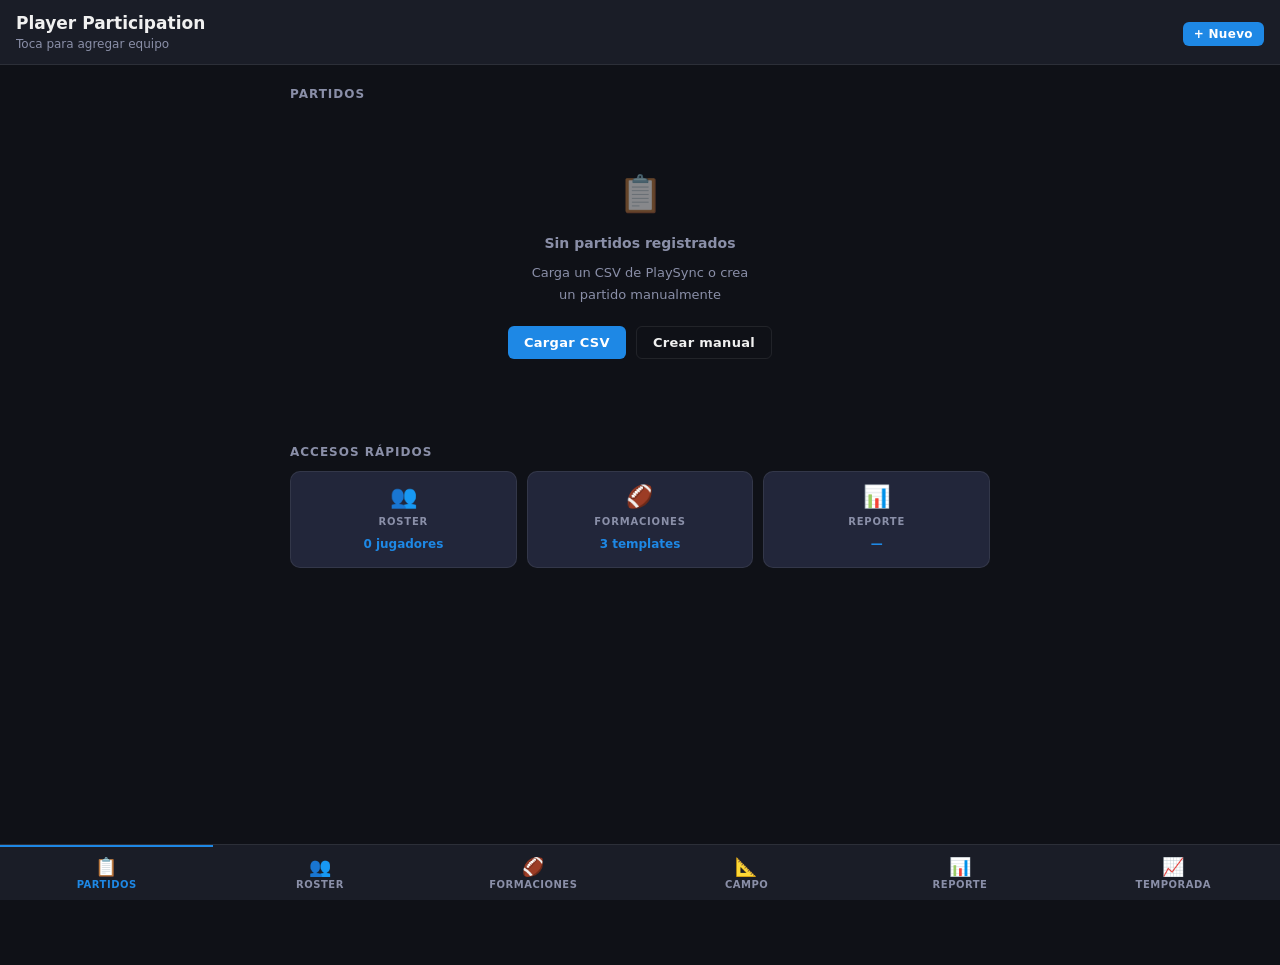
<file: index.html>
<!DOCTYPE html>
<html lang="es">
<head>
  <meta charset="UTF-8">
  <meta name="viewport" content="width=device-width, initial-scale=1.0, user-scalable=no">
  <title>Player Participation</title>
  <link rel="stylesheet" href="styles.css">
  <style>
    /* ── PAGE-SPECIFIC STYLES ── */

    /* Header */
    .app-header {
      display: flex;
      align-items: center;
      gap: 10px;
      padding: 14px 16px 10px;
      border-bottom: 1px solid var(--border);
      background: var(--bg-panel);
      position: sticky;
      top: 0;
      z-index: 20;
    }
    .app-header-brand { flex: 1; min-width: 0; }
    .app-header-brand h1 {
      font-size: 17px;
      font-weight: 800;
      line-height: 1.1;
      white-space: nowrap;
      overflow: hidden;
      text-overflow: ellipsis;
    }
    .team-name-wrap {
      display: flex;
      align-items: center;
      gap: 4px;
      margin-top: 2px;
    }
    .team-name-display {
      font-size: 12px;
      color: var(--text-muted);
      cursor: pointer;
      border-bottom: 1px dashed transparent;
      transition: border-color .15s;
      white-space: nowrap;
      overflow: hidden;
      text-overflow: ellipsis;
      max-width: 200px;
    }
    .team-name-display:hover { border-bottom-color: var(--text-muted); }
    .team-name-input {
      font-size: 12px;
      padding: 2px 6px;
      background: var(--bg-card);
      border: 1px solid var(--accent);
      border-radius: 4px;
      color: var(--text-primary);
      width: 180px;
    }
    .team-name-input:focus { outline: none; }

    /* Games list */
    .games-section {
      padding: 16px;
      max-width: 700px;
      margin: 0 auto;
      width: 100%;
    }
    .games-section-title {
      font-size: 12px;
      font-weight: 700;
      text-transform: uppercase;
      letter-spacing: 1px;
      color: var(--text-muted);
      margin-bottom: 12px;
    }
    .game-list { display: flex; flex-direction: column; gap: 10px; }

    /* Game card */
    .game-card {
      background: var(--bg-card);
      border-radius: var(--radius-md);
      padding: 14px 15px;
      border: 1px solid var(--border);
      cursor: pointer;
      transition: border-color .2s;
      -webkit-tap-highlight-color: transparent;
    }
    .game-card:hover { border-color: rgba(255,255,255,.18); }
    .game-card.is-current { border-color: var(--accent); }
    .game-card-top {
      display: flex;
      align-items: flex-start;
      justify-content: space-between;
      gap: 10px;
      margin-bottom: 8px;
    }
    .game-card-rival {
      font-size: 15px;
      font-weight: 700;
      line-height: 1.2;
    }
    .game-card-date {
      font-size: 11px;
      color: var(--text-muted);
      white-space: nowrap;
    }
    .game-card-meta {
      display: flex;
      align-items: center;
      gap: 8px;
      flex-wrap: wrap;
      font-size: 12px;
      color: var(--text-muted);
      margin-bottom: 10px;
    }
    .game-card-meta .sep { opacity: .4; }
    .status-dot {
      display: inline-flex;
      align-items: center;
      gap: 4px;
      font-size: 11px;
      font-weight: 700;
    }
    .status-dot::before {
      content: '';
      width: 7px;
      height: 7px;
      border-radius: 50%;
      flex-shrink: 0;
    }
    .status-dot.active::before  { background: var(--warn); }
    .status-dot.done::before    { background: var(--success); }
    .status-dot.active { color: var(--warn); }
    .status-dot.done   { color: var(--success); }

    .progress-bar-wrap {
      height: 4px;
      background: rgba(255,255,255,.08);
      border-radius: 2px;
      margin-bottom: 10px;
      overflow: hidden;
    }
    .progress-bar-fill {
      height: 100%;
      border-radius: 2px;
      background: var(--accent);
      transition: width .3s;
    }
    .progress-bar-fill.full { background: var(--success); }

    .game-card-actions {
      display: flex;
      align-items: center;
      justify-content: space-between;
      gap: 8px;
    }
    .game-card-plays {
      font-size: 12px;
      color: var(--text-muted);
    }
    .game-card-plays strong { color: var(--text-primary); }

    /* Empty state */
    .empty-ctas {
      display: flex;
      gap: 10px;
      justify-content: center;
      margin-top: 1.25rem;
      flex-wrap: wrap;
    }

    /* Quick access */
    .quick-grid {
      display: grid;
      grid-template-columns: repeat(3, 1fr);
      gap: 10px;
      padding: 0 16px 16px;
      max-width: 700px;
      margin: 0 auto;
      width: 100%;
    }
    .quick-card {
      background: var(--bg-card);
      border-radius: var(--radius-md);
      padding: 14px 10px;
      border: 1px solid var(--border);
      display: flex;
      flex-direction: column;
      align-items: center;
      gap: 6px;
      cursor: pointer;
      text-decoration: none;
      color: var(--text-primary);
      transition: border-color .15s;
      -webkit-tap-highlight-color: transparent;
      text-align: center;
    }
    .quick-card:hover { border-color: rgba(255,255,255,.2); }
    .quick-card-icon { font-size: 22px; line-height: 1; }
    .quick-card-label {
      font-size: 10px;
      font-weight: 800;
      text-transform: uppercase;
      letter-spacing: .8px;
      color: var(--text-muted);
    }
    .quick-card-stat {
      font-size: 12px;
      color: var(--accent);
      font-weight: 600;
    }

    /* Modal tabs */
    .modal-tabs {
      display: flex;
      border-radius: var(--radius-sm);
      overflow: hidden;
      border: 1px solid var(--border);
      margin-bottom: 1.25rem;
    }
    .modal-tab-btn {
      flex: 1;
      padding: 8px 12px;
      font-size: 12px;
      font-weight: 700;
      letter-spacing: .3px;
      border: none;
      background: rgba(255,255,255,.04);
      color: var(--text-muted);
      cursor: pointer;
      transition: background .15s, color .15s;
    }
    .modal-tab-btn.active {
      background: var(--accent);
      color: #fff;
    }

    /* Dropzone */
    .dropzone {
      border: 2px dashed rgba(255,255,255,.2);
      border-radius: var(--radius-md);
      padding: 28px 16px;
      text-align: center;
      cursor: pointer;
      transition: border-color .2s, background .2s;
      color: var(--text-muted);
      font-size: 13px;
      line-height: 1.6;
    }
    .dropzone:hover, .dropzone.drag-over {
      border-color: var(--accent);
      background: rgba(30,136,229,.06);
      color: var(--text-primary);
    }
    .dropzone-icon { font-size: 26px; margin-bottom: 8px; }
    .dropzone input[type="file"] { display: none; }

    .file-selected {
      display: flex;
      align-items: center;
      gap: 8px;
      margin-top: 10px;
      padding: 8px 10px;
      background: rgba(67,160,71,.12);
      border: 1px solid rgba(67,160,71,.3);
      border-radius: var(--radius-sm);
      font-size: 12px;
      color: var(--success);
    }
    .file-selected.hidden { display: none; }

    /* Warning box */
    .warning-box {
      background: rgba(251,140,0,.1);
      border: 1px solid rgba(251,140,0,.3);
      border-radius: var(--radius-sm);
      padding: 10px 12px;
      font-size: 12px;
      color: var(--warn);
      margin-top: 10px;
      line-height: 1.6;
    }
    .warning-box.hidden { display: none; }
    .warning-box strong { display: block; margin-bottom: 3px; }

    /* Misc */
    .divider {
      height: 1px;
      background: var(--border);
      margin: 16px 0;
    }
    .section-label {
      font-size: 12px;
      font-weight: 700;
      text-transform: uppercase;
      letter-spacing: 1px;
      color: var(--text-muted);
      padding: 0 16px;
      margin: 16px 0 10px;
      display: block;
      max-width: 700px;
      margin-left: auto;
      margin-right: auto;
    }

    /* iPad landscape: center content */
    @media (min-width: 768px) {
      .games-section { padding: 20px 0; }
      .quick-grid { padding: 0 0 20px; }
      .section-label { padding: 0; }
      .content-center {
        max-width: 700px;
        margin: 0 auto;
        padding: 0 16px;
      }
    }
  </style>
</head>
<body>

  <!-- ══════════════════════════════════
       HEADER
  ══════════════════════════════════ -->
  <header class="app-header">
    <div class="app-header-brand">
      <h1>Player Participation</h1>
      <div class="team-name-wrap">
        <span class="team-name-display" id="team-name-display" onclick="startEditTeamName()" title="Toca para editar">—</span>
        <input type="text" class="team-name-input hidden" id="team-name-input"
               placeholder="Nombre del equipo"
               onblur="saveTeamName()" onkeydown="teamNameKey(event)">
      </div>
    </div>
    <button class="btn btn-primary btn-sm" onclick="openModal()">+ Nuevo</button>
  </header>

  <!-- ══════════════════════════════════
       MAIN CONTENT
  ══════════════════════════════════ -->
  <main class="page-content">

    <!-- Games section -->
    <div class="games-section" id="games-section">
      <div class="games-section-title">Partidos</div>
      <div class="game-list" id="game-list"></div>
    </div>

    <!-- Quick access -->
    <span class="section-label">Accesos rápidos</span>
    <div class="quick-grid">
      <a class="quick-card" href="roster.html">
        <div class="quick-card-icon">👥</div>
        <div class="quick-card-label">Roster</div>
        <div class="quick-card-stat" id="stat-roster">—</div>
      </a>
      <a class="quick-card" href="formations.html">
        <div class="quick-card-icon">🏈</div>
        <div class="quick-card-label">Formaciones</div>
        <div class="quick-card-stat" id="stat-formations">—</div>
      </a>
      <a class="quick-card" href="#" id="quick-report" onclick="goReport(event)">
        <div class="quick-card-icon">📊</div>
        <div class="quick-card-label">Reporte</div>
        <div class="quick-card-stat" id="stat-report">—</div>
      </a>
    </div>

  </main>

  <!-- ══════════════════════════════════
       NAV BAR
  ══════════════════════════════════ -->
  <nav class="nav-bar">
    <button class="nav-tab active" onclick="location.href='index.html'">
      <span class="nav-icon">📋</span>PARTIDOS
    </button>
    <button class="nav-tab" onclick="location.href='roster.html'">
      <span class="nav-icon">👥</span>ROSTER
    </button>
    <button class="nav-tab" onclick="location.href='formations.html'">
      <span class="nav-icon">🏈</span>FORMACIONES
    </button>
    <button class="nav-tab" onclick="goCampo()">
      <span class="nav-icon">📐</span>CAMPO
    </button>
    <button class="nav-tab" onclick="goReport(null)">
      <span class="nav-icon">📊</span>REPORTE
    </button>
    <button class="nav-tab" onclick="location.href='season.html'">
      <span class="nav-icon">📈</span>TEMPORADA
    </button>
  </nav>

  <!-- ══════════════════════════════════
       MODAL — NUEVO PARTIDO
  ══════════════════════════════════ -->
  <div class="modal-overlay hidden" id="modal-new" onclick="modalBgClick(event)">
    <div class="modal-box" style="max-width:460px">

      <button class="modal-close" onclick="closeModal()" aria-label="Cerrar">✕</button>
      <div class="modal-title">Nuevo partido</div>

      <!-- Tabs -->
      <div class="modal-tabs">
        <button class="modal-tab-btn active" id="tab-csv-btn"    onclick="switchTab('csv')">Cargar CSV</button>
        <button class="modal-tab-btn"         id="tab-manual-btn" onclick="switchTab('manual')">Manual</button>
      </div>

      <!-- Shared fields -->
      <div class="form-group">
        <label class="form-label">Nombre del partido *</label>
        <input type="text" id="f-name" placeholder="Ej: Semana 3 vs UACH"
               onkeydown="if(event.key==='Enter')createGame()">
      </div>
      <div class="form-group mt-1">
        <label class="form-label">Rival</label>
        <input type="text" id="f-opponent" placeholder="Ej: UACH Dorados"
               onkeydown="if(event.key==='Enter')createGame()">
      </div>
      <div class="form-group mt-1">
        <label class="form-label">Fecha</label>
        <input type="date" id="f-date">
      </div>

      <!-- CSV tab content -->
      <div id="tab-csv">
        <div class="form-group mt-1">
          <label class="form-label">Archivo CSV de PlaySync</label>
          <div class="dropzone" id="dropzone"
               onclick="document.getElementById('file-input').click()"
               ondragover="onDragOver(event)"
               ondragleave="onDragLeave(event)"
               ondrop="onDrop(event)">
            <div class="dropzone-icon">📂</div>
            <div>Arrastra tu CSV aquí</div>
            <div style="font-size:11px;margin-top:4px;opacity:.7">o toca para seleccionar</div>
            <input type="file" id="file-input" accept=".csv,text/csv" onchange="onFileChange(event)">
          </div>
          <div class="file-selected hidden" id="file-selected">
            <span>✓</span>
            <span id="file-name-display">archivo.csv</span>
          </div>
        </div>
        <div class="warning-box hidden" id="missing-formations-box">
          <strong>⚠️ Formaciones sin template:</strong>
          <span id="missing-formations-list"></span>
          <span style="opacity:.8;font-size:11px;display:block;margin-top:4px">
            Puedes crearlas en Formaciones antes de gradear.
          </span>
        </div>
      </div>

      <!-- Manual tab content -->
      <div id="tab-manual" class="hidden">
        <div class="form-group mt-1">
          <label class="form-label">Cuartos</label>
          <select id="f-quarters">
            <option value="4" selected>4</option>
            <option value="2">2 (medio partido)</option>
            <option value="1">1 (práctica)</option>
          </select>
        </div>
      </div>

      <!-- Actions -->
      <div class="modal-actions">
        <button class="btn btn-ghost" onclick="closeModal()">Cancelar</button>
        <button class="btn btn-primary" id="btn-create" onclick="createGame()">Crear partido</button>
      </div>

    </div>
  </div>

  <!-- ══════════════════════════════════
       TOAST
  ══════════════════════════════════ -->
  <div class="toast" id="toast"></div>

  <!-- ══════════════════════════════════
       SCRIPTS
  ══════════════════════════════════ -->
  <script src="app.js"></script>
  <script>
  'use strict';

  /* ─── State ─── */
  let csvText    = null;   // raw CSV string loaded from file
  let activeTab  = 'csv';

  /* ─── Init ─── */
  document.addEventListener('DOMContentLoaded', () => {
    document.getElementById('f-date').value = todayISO();
    loadTeamName();
    renderGameList();
    updateQuickStats();
  });

  /* ─────────────────────────────────────────────
     TEAM NAME
  ───────────────────────────────────────────── */
  function loadTeamName() {
    const name = localStorage.getItem('pp_team_name') || '';
    document.getElementById('team-name-display').textContent = name || 'Toca para agregar equipo';
  }

  function startEditTeamName() {
    const display = document.getElementById('team-name-display');
    const input   = document.getElementById('team-name-input');
    input.value = localStorage.getItem('pp_team_name') || '';
    display.classList.add('hidden');
    input.classList.remove('hidden');
    input.focus();
    input.select();
  }

  function saveTeamName() {
    const input   = document.getElementById('team-name-input');
    const display = document.getElementById('team-name-display');
    const val     = input.value.trim();
    if (val) localStorage.setItem('pp_team_name', val);
    display.textContent = val || 'Toca para agregar equipo';
    input.classList.add('hidden');
    display.classList.remove('hidden');
  }

  function teamNameKey(e) {
    if (e.key === 'Enter' || e.key === 'Escape') saveTeamName();
  }

  /* ─────────────────────────────────────────────
     RENDER GAME LIST
  ───────────────────────────────────────────── */
  function renderGameList() {
    const games = getGames().slice().sort((a, b) => {
      if (!a.date && !b.date) return 0;
      if (!a.date) return 1;
      if (!b.date) return -1;
      return b.date.localeCompare(a.date);
    });

    const currentGame = getCurrentGame();
    const currentId   = currentGame?.id ?? null;

    const container = document.getElementById('game-list');

    if (!games.length) {
      container.innerHTML = `
        <div class="empty-state">
          <div class="empty-icon">📋</div>
          <div><strong>Sin partidos registrados</strong></div>
          <div style="margin-top:6px;font-size:13px">
            Carga un CSV de PlaySync o crea<br>un partido manualmente
          </div>
          <div class="empty-ctas">
            <button class="btn btn-primary" onclick="openModal('csv')">Cargar CSV</button>
            <button class="btn btn-ghost"   onclick="openModal('manual')">Crear manual</button>
          </div>
        </div>`;
      return;
    }

    container.innerHTML = games.map(g => {
      const plays       = getPlays(g.id);
      const total       = plays.length;
      const withLineup  = plays.filter(p => p.lineup && Object.keys(p.lineup).length > 0).length;
      const pct         = total > 0 ? Math.round((withLineup / total) * 100) : 0;
      const isDone      = total > 0 && withLineup >= total;
      const isCurrent   = g.id === currentId;
      const rival       = g.opponent ? `vs ${g.opponent}` : g.name;
      const dateFmt     = g.date ? formatDate(g.date) : '—';

      return `
        <div class="game-card${isCurrent ? ' is-current' : ''}" onclick="openGame('${g.id}')">
          <div class="game-card-top">
            <div>
              <div class="game-card-rival">${esc(rival)}</div>
              ${g.name !== rival ? `<div style="font-size:12px;color:var(--text-muted);margin-top:2px">${esc(g.name)}</div>` : ''}
            </div>
            <div class="game-card-date">${esc(dateFmt)}</div>
          </div>
          <div class="game-card-meta">
            <span class="status-dot ${isDone ? 'done' : 'active'}">
              ${isDone ? 'Completo' : 'En progreso'}
            </span>
            ${total > 0 ? `<span class="sep">·</span><span>${total} jugada${total !== 1 ? 's' : ''}</span>` : ''}
          </div>
          ${total > 0 ? `
          <div class="progress-bar-wrap">
            <div class="progress-bar-fill${isDone ? ' full' : ''}" style="width:${pct}%"></div>
          </div>` : ''}
          <div class="game-card-actions">
            <span class="game-card-plays">
              ${total > 0
                ? `<strong>${withLineup}</strong> / ${total} con lineup`
                : '<span style="opacity:.5">Sin jugadas</span>'}
            </span>
            <div style="display:flex;gap:8px" onclick="event.stopPropagation()">
              <button class="btn btn-ghost btn-sm" onclick="confirmDelete('${g.id}',event)">🗑</button>
              <button class="btn btn-primary btn-sm" onclick="openGame('${g.id}')">Abrir →</button>
            </div>
          </div>
        </div>`;
    }).join('');
  }

  /* ─────────────────────────────────────────────
     QUICK STATS
  ───────────────────────────────────────────── */
  function updateQuickStats() {
    const rosterCount     = getRoster().length;
    const formationCount  = getFormations().length;
    document.getElementById('stat-roster').textContent =
      rosterCount === 1 ? '1 jugador' : `${rosterCount} jugadores`;
    document.getElementById('stat-formations').textContent =
      formationCount === 1 ? '1 template' : `${formationCount} templates`;

    // Report stat: last game play count
    const games = getGames();
    if (games.length) {
      const last = games[0];
      document.getElementById('stat-report').textContent = last.opponent
        ? `vs ${last.opponent}` : last.name;
      document.getElementById('quick-report').href = `report.html?game=${last.id}`;
    } else {
      document.getElementById('stat-report').textContent = '—';
    }
  }

  /* ─────────────────────────────────────────────
     NAVIGATION
  ───────────────────────────────────────────── */
  function openGame(id) {
    setCurrentGame(id);
    location.href = `grade.html?game=${id}`;
  }

  function goCampo() {
    const game = getCurrentGame();
    if (game) {
      location.href = `grade.html?game=${game.id}`;
    } else {
      const games = getGames();
      if (games.length) {
        openGame(games[0].id);
      } else {
        showToast('Crea un partido primero');
      }
    }
  }

  function goReport(e) {
    if (e) e.preventDefault();
    const games = getGames();
    if (!games.length) { showToast('Sin partidos para reportar'); return; }
    const last  = getGames().slice().sort((a,b) => (b.date||'').localeCompare(a.date||''))[0];
    location.href = `report.html?game=${last.id}`;
  }

  /* ─────────────────────────────────────────────
     MODAL
  ───────────────────────────────────────────── */
  function openModal(tab) {
    resetModal();
    if (tab) switchTab(tab);
    document.getElementById('modal-new').classList.remove('hidden');
    setTimeout(() => document.getElementById('f-name').focus(), 80);
  }

  function closeModal() {
    document.getElementById('modal-new').classList.add('hidden');
    resetModal();
  }

  function modalBgClick(e) {
    if (e.target === document.getElementById('modal-new')) closeModal();
  }

  function resetModal() {
    csvText = null;
    document.getElementById('f-name').value     = '';
    document.getElementById('f-opponent').value = '';
    document.getElementById('f-date').value     = todayISO();
    document.getElementById('f-quarters').value = '4';
    document.getElementById('file-selected').classList.add('hidden');
    document.getElementById('file-name-display').textContent = '';
    document.getElementById('missing-formations-box').classList.add('hidden');
    document.getElementById('missing-formations-list').textContent = '';
    switchTab('csv');
  }

  function switchTab(tab) {
    activeTab = tab;
    document.getElementById('tab-csv').classList.toggle('hidden', tab !== 'csv');
    document.getElementById('tab-manual').classList.toggle('hidden', tab !== 'manual');
    document.getElementById('tab-csv-btn').classList.toggle('active', tab === 'csv');
    document.getElementById('tab-manual-btn').classList.toggle('active', tab === 'manual');
  }

  /* ─────────────────────────────────────────────
     FILE / DRAG & DROP
  ───────────────────────────────────────────── */
  function onDragOver(e) {
    e.preventDefault();
    document.getElementById('dropzone').classList.add('drag-over');
  }
  function onDragLeave(e) {
    document.getElementById('dropzone').classList.remove('drag-over');
  }
  function onDrop(e) {
    e.preventDefault();
    document.getElementById('dropzone').classList.remove('drag-over');
    const file = e.dataTransfer?.files?.[0];
    if (file) readCSVFile(file);
  }
  function onFileChange(e) {
    const file = e.target.files?.[0];
    if (file) readCSVFile(file);
    e.target.value = '';   // reset so same file can be re-selected
  }

  function readCSVFile(file) {
    const reader = new FileReader();
    reader.onload = (e) => {
      let text = e.target.result;
      // Strip BOM if present
      if (text.charCodeAt(0) === 0xFEFF) text = text.slice(1);
      csvText = text;
      document.getElementById('file-name-display').textContent = file.name;
      document.getElementById('file-selected').classList.remove('hidden');
      // Pre-fill name if empty
      if (!document.getElementById('f-name').value.trim()) {
        const base = file.name.replace(/\.csv$/i, '').replace(/_/g, ' ');
        document.getElementById('f-name').value = base;
      }
      checkMissingFormationsPreview(csvText);
    };
    reader.readAsText(file, 'UTF-8');
  }

  function checkMissingFormationsPreview(text) {
    try {
      const plays   = parsePlaySyncCSV(text);
      const missing = checkMissingFormations(plays);
      const box     = document.getElementById('missing-formations-box');
      const list    = document.getElementById('missing-formations-list');
      if (missing.length) {
        list.textContent = missing.map(f => `"${f}"`).join(', ');
        box.classList.remove('hidden');
      } else {
        box.classList.add('hidden');
      }
    } catch { /* ignore parse errors during preview */ }
  }

  /* ─────────────────────────────────────────────
     CREATE GAME
  ───────────────────────────────────────────── */
  function createGame() {
    const name     = document.getElementById('f-name').value.trim();
    const opponent = document.getElementById('f-opponent').value.trim();
    const date     = document.getElementById('f-date').value;

    if (!name) {
      showToast('Ingresa el nombre del partido');
      document.getElementById('f-name').focus();
      return;
    }

    let gameId;

    if (activeTab === 'csv') {
      if (!csvText) {
        showToast('Selecciona un archivo CSV primero');
        return;
      }
      try {
        gameId = createGameFromCSV(csvText, { name, opponent, date });
      } catch (err) {
        showToast('Error al leer el CSV — revisa el formato');
        console.error(err);
        return;
      }
    } else {
      // Manual
      gameId = generateId();
      saveGame({ id: gameId, name, date, opponent, status: 'active' });
      // No plays to save
    }

    closeModal();
    renderGameList();
    updateQuickStats();
    showToast('Partido creado ✓');

    // Navigate automatically
    setTimeout(() => openGame(gameId), 400);
  }

  /* ─────────────────────────────────────────────
     DELETE GAME
  ───────────────────────────────────────────── */
  function confirmDelete(id, e) {
    if (e) e.stopPropagation();
    const game = getGame(id);
    const name = game ? (game.opponent ? `vs ${game.opponent}` : game.name) : 'este partido';
    if (!confirm(`¿Eliminar "${name}"?\nSe borrarán todas sus jugadas y asignaciones.`)) return;
    deleteGame(id);
    renderGameList();
    updateQuickStats();
    showToast('Partido eliminado');
  }

  /* ─────────────────────────────────────────────
     CHECK MISSING FORMATIONS
  ───────────────────────────────────────────── */
  function checkMissingFormations(plays) {
    const csvForms   = [...new Set(plays.map(p => p.formation).filter(Boolean))];
    const savedForms = getFormations().map(f => f.name.toLowerCase().trim());
    return csvForms.filter(f => !savedForms.includes(f.toLowerCase().trim()));
  }

  /* ─────────────────────────────────────────────
     TOAST
  ───────────────────────────────────────────── */
  let _tt;
  function showToast(msg) {
    const el = document.getElementById('toast');
    el.textContent = msg;
    el.classList.add('show');
    clearTimeout(_tt);
    _tt = setTimeout(() => el.classList.remove('show'), 2500);
  }

  /* ─────────────────────────────────────────────
     HELPERS
  ───────────────────────────────────────────── */
  function todayISO() {
    return new Date().toISOString().split('T')[0];
  }

  function esc(s) {
    return String(s)
      .replace(/&/g,'&amp;').replace(/</g,'&lt;')
      .replace(/>/g,'&gt;').replace(/"/g,'&quot;');
  }
  </script>

</body>
</html>
</file>
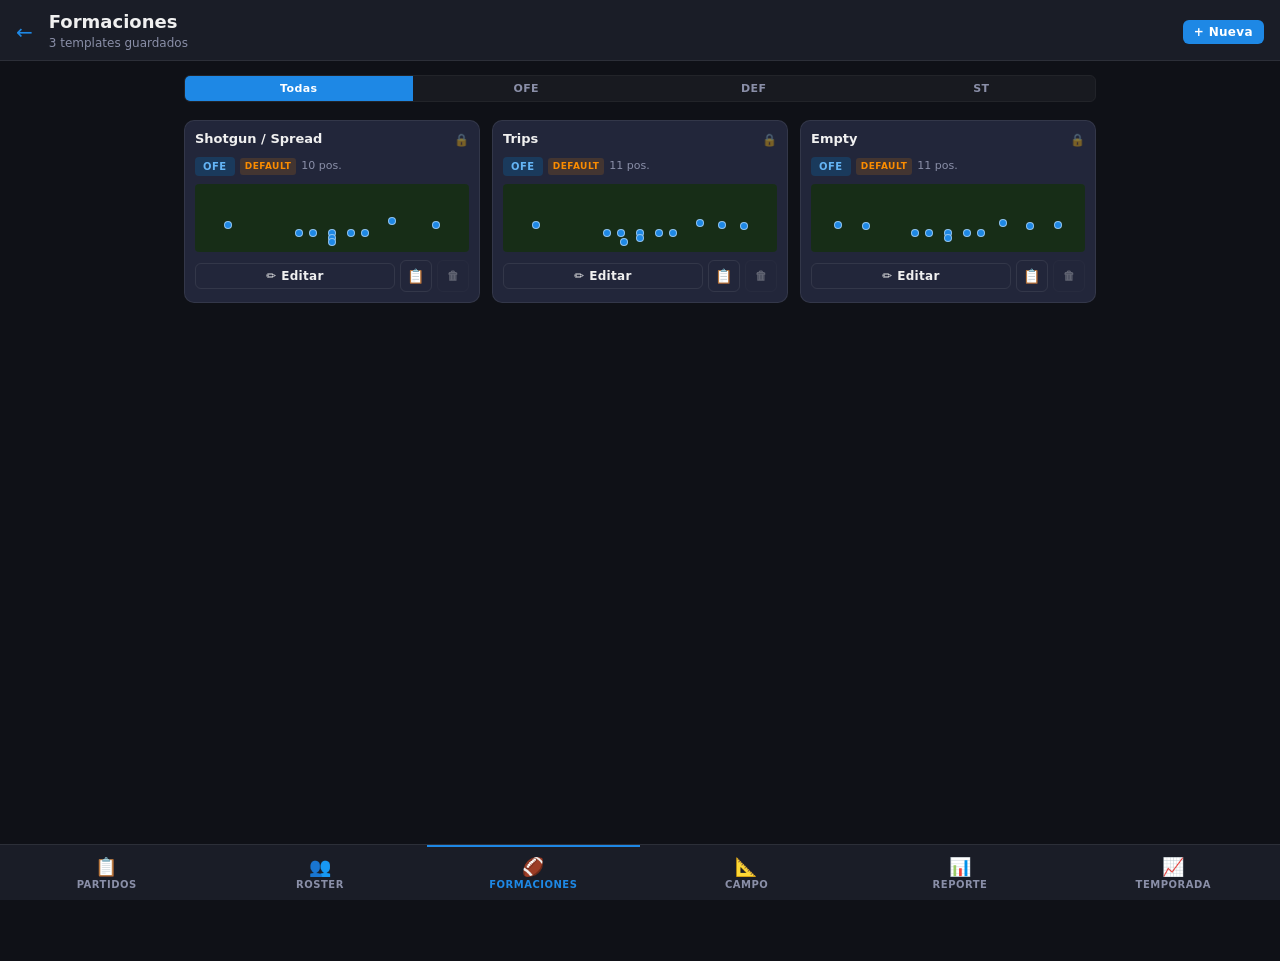
<file: formations.html>
<!DOCTYPE html>
<html lang="es">
<head>
  <meta charset="UTF-8">
  <meta name="viewport" content="width=device-width, initial-scale=1.0, user-scalable=no">
  <title>Formaciones — Player Participation</title>
  <link rel="stylesheet" href="styles.css">
  <style>
    /* ══ LIST VIEW ══ */

    .page-header {
      display: flex; align-items: center; gap: 8px;
      padding: 12px 16px 8px;
      border-bottom: 1px solid var(--border);
      background: var(--bg-panel);
      position: sticky; top: 0; z-index: 20;
    }
    .header-back {
      background: none; border: none; color: var(--accent);
      font-size: 20px; line-height: 1; padding: 4px 8px 4px 0;
      cursor: pointer; flex-shrink: 0;
      -webkit-tap-highlight-color: transparent;
    }
    .header-title-wrap { flex: 1; min-width: 0; }
    .header-title { font-size: 18px; font-weight: 800; line-height: 1.1; }
    .header-subtitle { font-size: 12px; color: var(--text-muted); margin-top: 2px; }

    .filter-bar { padding: 12px 16px 4px; }

    /* Formation grid */
    .formation-grid {
      display: grid;
      grid-template-columns: 1fr 1fr;
      gap: 12px;
      padding: 12px 16px 80px;
    }

    .formation-card {
      background: var(--bg-card);
      border-radius: var(--radius-md);
      padding: 10px;
      border: 1px solid var(--border);
      display: flex; flex-direction: column; gap: 8px;
      transition: border-color 0.15s;
    }
    .formation-card:hover { border-color: rgba(255,255,255,0.15); }

    .card-top-row {
      display: flex; align-items: flex-start;
      justify-content: space-between; gap: 4px;
    }
    .card-name {
      font-size: 13px; font-weight: 700; line-height: 1.3;
      word-break: break-word; flex: 1;
    }
    .badge-lock { font-size: 12px; opacity: 0.45; flex-shrink: 0; }
    .card-meta {
      display: flex; align-items: center;
      gap: 5px; flex-wrap: wrap;
    }
    .badge-default {
      padding: 2px 5px; border-radius: 3px;
      font-size: 9px; font-weight: 800; letter-spacing: 0.5px;
      background: rgba(251,140,0,0.15); color: var(--warn);
      text-transform: uppercase;
    }
    .card-pos-count { font-size: 11px; color: var(--text-muted); }

    /* Mini field preview */
    .mini-field {
      position: relative; width: 100%; height: 68px;
      border-radius: 4px; overflow: hidden;
      background-color: var(--bg-field);
      background-image: url('35_NCAA_Field_Player_Participation.png');
      background-size: cover; background-position: center;
      flex-shrink: 0;
    }
    .mini-field::before {
      content: ''; position: absolute; inset: 0;
      background: rgba(0,0,0,0.22); pointer-events: none;
    }
    .mini-dot {
      position: absolute;
      width: 7px; height: 7px; border-radius: 50%;
      background: #1e88e5; transform: translate(-50%,-50%);
      z-index: 1; pointer-events: none;
    }

    /* Card actions */
    .card-actions { display: flex; gap: 5px; align-items: center; }
    .btn-edit-card { flex: 1; }

    @media (min-width: 768px) {
      .filter-bar {
        padding: 14px 24px 4px;
        max-width: 960px; margin: 0 auto;
      }
      .formation-grid {
        grid-template-columns: 1fr 1fr 1fr;
        padding: 14px 24px 80px;
        max-width: 960px; margin: 0 auto;
      }
    }

    /* ══ EDITOR VIEW ══ */

    #view-editor {
      position: fixed; inset: 0;
      background: var(--bg-app);
      z-index: 200;
      display: none; flex-direction: column;
    }
    #view-editor.active { display: flex; }

    .editor-header {
      display: flex; align-items: center; gap: 8px;
      padding: 10px 16px;
      background: var(--bg-panel);
      border-bottom: 1px solid var(--border);
      flex-shrink: 0;
    }
    .editor-title {
      flex: 1; font-size: 15px; font-weight: 700; text-align: center;
      white-space: nowrap; overflow: hidden; text-overflow: ellipsis;
    }

    /* Editor body — portrait: single column, landscape: two columns */
    .editor-body {
      flex: 1; overflow-y: auto; -webkit-overflow-scrolling: touch;
      padding: 14px; display: flex; flex-direction: column; gap: 14px;
    }
    .editor-left  { display: flex; flex-direction: column; gap: 14px; }
    .editor-right { display: flex; flex-direction: column; gap: 14px; }

    @media (min-width: 768px) {
      .editor-body {
        flex-direction: row; align-items: flex-start;
        overflow: hidden; padding: 16px 20px; gap: 18px;
      }
      .editor-left {
        flex: 1; min-width: 0; overflow-y: auto; height: 100%;
      }
      .editor-right {
        width: 275px; flex-shrink: 0; overflow-y: auto; height: 100%;
      }
    }

    /* Meta panel */
    .editor-meta {
      background: var(--bg-panel); border-radius: var(--radius-md);
      padding: 13px; border: 1px solid var(--border);
      display: flex; flex-direction: column; gap: 10px; flex-shrink: 0;
    }
    .csv-hint {
      background: rgba(30,136,229,0.08);
      border: 1px solid rgba(30,136,229,0.18);
      border-radius: var(--radius-sm);
      padding: 8px 10px; font-size: 11px;
      color: var(--text-muted); line-height: 1.55;
    }

    /* Unit toggle */
    .unit-toggle { display: flex; gap: 8px; }
    .unit-toggle-btn {
      flex: 1; padding: 8px 6px;
      border-radius: var(--radius-sm); border: 1px solid var(--border);
      background: rgba(255,255,255,0.04); color: var(--text-muted);
      font-size: 13px; font-weight: 700; cursor: pointer; text-align: center;
      transition: background 0.15s, border-color 0.15s, color 0.15s;
      -webkit-tap-highlight-color: transparent;
    }
    .unit-toggle-btn[data-unit="OFE"].active { background:#1a3a5c; border-color:#64b5f6; color:#64b5f6; }
    .unit-toggle-btn[data-unit="DEF"].active { background:#3a1a1a; border-color:#ef9a9a; color:#ef9a9a; }
    .unit-toggle-btn[data-unit="ST"].active  { background:#1a3a1a; border-color:#a5d6a7; color:#a5d6a7; }

    /* Editor field */
    #editor-field {
      aspect-ratio: 16 / 7;
      max-height: 65vh;
      width: 100%;
      background-image: url('35_NCAA_Field_Player_Participation.png');
      background-size: cover;
      background-position: center center;
      position: relative;
      overflow: hidden;
      border-radius: var(--radius-md);
      border: 2px solid rgba(255,255,255,0.1);
      background-color: var(--bg-field);
      touch-action: none;
      user-select: none; -webkit-user-select: none;
      flex-shrink: 0; cursor: default;
    }
    #editor-field::before {
      content: ''; position: absolute; inset: 0;
      background: rgba(0,0,0,0.15); z-index: 1; pointer-events: none;
    }

    /* Editor chips */
    .e-chip {
      position: absolute;
      width: 44px; height: 44px; border-radius: 50%;
      border: 2px solid rgba(255,255,255,0.6);
      background: rgba(30,136,229,0.65);
      display: flex; align-items: center; justify-content: center;
      font-size: 9px; font-weight: 800; color: #fff;
      cursor: grab; transform: translate(-50%,-50%);
      user-select: none; -webkit-user-select: none;
      touch-action: none; z-index: 10;
      text-align: center; line-height: 1.15;
      overflow: hidden; word-break: break-all; padding: 3px;
      transition: border-color 0.1s, box-shadow 0.1s, background 0.1s;
    }
    .e-chip:active { cursor: grabbing; }
    .e-chip.selected {
      border-color: #fff;
      box-shadow: 0 0 0 3px rgba(255,255,255,0.3);
      background: var(--accent); z-index: 15;
    }

    /* Controls panel */
    .editor-controls {
      background: var(--bg-panel); border-radius: var(--radius-md);
      padding: 13px; border: 1px solid var(--border);
      display: flex; flex-direction: column; gap: 10px; flex-shrink: 0;
    }
    .controls-top-row { display: flex; gap: 8px; }
    .label-panel { display: flex; flex-direction: column; gap: 6px; }
    .label-panel.hidden { display: none; }
    .chip-count {
      font-size: 11px; color: var(--text-muted); text-align: right;
    }
  </style>
</head>
<body>

  <!-- ══════════════════════════════════
       LIST VIEW
  ══════════════════════════════════ -->
  <div id="view-list">

    <header class="page-header">
      <button class="header-back" onclick="location.href='index.html'" aria-label="Volver">←</button>
      <div class="header-title-wrap">
        <div class="header-title">Formaciones</div>
        <div class="header-subtitle" id="counter">0 templates</div>
      </div>
      <button class="btn btn-primary btn-sm" onclick="openEditor(null)">+ Nueva</button>
    </header>

    <main class="page-content">

      <!-- Unit filter -->
      <div class="filter-bar">
        <div class="tab-strip">
          <button class="tab-btn active" data-unit="all" onclick="setUnitFilter('all')">Todas</button>
          <button class="tab-btn"        data-unit="OFE" onclick="setUnitFilter('OFE')">OFE</button>
          <button class="tab-btn"        data-unit="DEF" onclick="setUnitFilter('DEF')">DEF</button>
          <button class="tab-btn"        data-unit="ST"  onclick="setUnitFilter('ST')">ST</button>
        </div>
      </div>

      <!-- Grid container (filled by JS) -->
      <div id="formation-grid-wrap"></div>

    </main>

    <nav class="nav-bar">
      <button class="nav-tab" onclick="location.href='index.html'">
        <span class="nav-icon">📋</span>PARTIDOS
      </button>
      <button class="nav-tab" onclick="location.href='roster.html'">
        <span class="nav-icon">👥</span>ROSTER
      </button>
      <button class="nav-tab active" onclick="location.href='formations.html'">
        <span class="nav-icon">🏈</span>FORMACIONES
      </button>
      <button class="nav-tab" onclick="goCampo()">
        <span class="nav-icon">📐</span>CAMPO
      </button>
      <button class="nav-tab" onclick="goReport()">
        <span class="nav-icon">📊</span>REPORTE
      </button>
      <button class="nav-tab" onclick="location.href='season.html'">
        <span class="nav-icon">📈</span>TEMPORADA
      </button>
    </nav>

  </div><!-- #view-list -->

  <!-- ══════════════════════════════════
       EDITOR VIEW (fixed full-screen overlay)
  ══════════════════════════════════ -->
  <div id="view-editor">

    <header class="editor-header">
      <button class="btn btn-ghost btn-sm" onclick="cancelEditor()">← Cancelar</button>
      <div class="editor-title" id="editor-title">Nueva formación</div>
      <button class="btn btn-primary btn-sm" onclick="submitFormation()">Guardar</button>
    </header>

    <div class="editor-body" id="editor-body">

      <!-- Left: interactive field -->
      <div class="editor-left">
        <div id="editor-field"></div>
      </div>

      <!-- Right: metadata + controls -->
      <div class="editor-right">

        <!-- Meta -->
        <div class="editor-meta">
          <div class="form-group">
            <label class="form-label" for="f-form-name">Nombre del template *</label>
            <input type="text" id="f-form-name" placeholder="Ej: Shotgun / Spread"
                   oninput="onNameInput(this.value)">
          </div>
          <div class="form-group">
            <label class="form-label">Unidad *</label>
            <div class="unit-toggle">
              <button class="unit-toggle-btn" data-unit="OFE" onclick="selectEditorUnit('OFE')">OFE</button>
              <button class="unit-toggle-btn" data-unit="DEF" onclick="selectEditorUnit('DEF')">DEF</button>
              <button class="unit-toggle-btn" data-unit="ST"  onclick="selectEditorUnit('ST')">ST</button>
            </div>
          </div>
          <div class="csv-hint">
            ℹ️ El nombre debe coincidir exactamente con el valor de <strong>"Formation"</strong> en tu CSV de PlaySync
          </div>
        </div>

        <!-- Controls -->
        <div class="editor-controls">
          <div class="controls-top-row">
            <button class="btn btn-ghost btn-sm" style="flex:1" onclick="addChip()">
              + Agregar posición
            </button>
            <button class="btn btn-danger btn-sm btn-icon" id="btn-del-chip"
                    onclick="deleteSelectedChip()" disabled title="Eliminar seleccionada"
                    style="width:36px;height:32px">🗑</button>
          </div>
          <div class="label-panel hidden" id="label-panel">
            <label class="form-label">Posición seleccionada — label</label>
            <input type="text" id="f-chip-label" placeholder="Ej: WR-X"
                   oninput="updateChipLabel(this.value)"
                   onkeydown="if(event.key==='Enter')this.blur()">
          </div>
          <div class="chip-count" id="chip-count">0 posiciones</div>
        </div>

      </div><!-- .editor-right -->
    </div><!-- .editor-body -->

  </div><!-- #view-editor -->

  <!-- TOAST -->
  <div class="toast" id="toast"></div>

  <script src="app.js"></script>
  <script>
  'use strict';

  /* ─────────────────────────────────────────────
     STATE
  ───────────────────────────────────────────── */
  let formations       = [];
  let activeUnit       = 'all';
  let editingFormation = null;   // deep copy of formation being edited
  let selectedChipId   = null;
  let isDragging       = false;

  /* ─────────────────────────────────────────────
     INIT
  ───────────────────────────────────────────── */
  document.addEventListener('DOMContentLoaded', () => {
    formations = getFormations();
    renderList();
    updateCounter();

    // Deselect chip when clicking field background
    document.getElementById('editor-field').addEventListener('click', (e) => {
      if (e.target === document.getElementById('editor-field') && !isDragging) {
        deselectChip();
      }
    });
  });

  /* ─────────────────────────────────────────────
     LIST VIEW — RENDER
  ───────────────────────────────────────────── */
  function setUnitFilter(unit) {
    activeUnit = unit;
    document.querySelectorAll('.tab-btn').forEach(btn => {
      btn.classList.toggle('active', btn.dataset.unit === unit);
    });
    renderList();
  }

  function renderList() {
    formations = getFormations();
    const wrap = document.getElementById('formation-grid-wrap');

    const filtered = formations.filter(
      f => activeUnit === 'all' || f.unit === activeUnit
    );

    if (!formations.length) {
      wrap.innerHTML = `
        <div class="empty-state">
          <div class="empty-icon">🏈</div>
          <div><strong>Sin formaciones guardadas</strong></div>
          <div style="margin-top:6px;font-size:13px">
            Crea tu primera formación o<br>usa las plantillas por defecto
          </div>
          <div style="margin-top:1.25rem">
            <button class="btn btn-primary btn-sm" onclick="openEditor(null)">+ Nueva formación</button>
          </div>
        </div>`;
      return;
    }

    if (!filtered.length) {
      wrap.innerHTML = `
        <div class="empty-state" style="padding:2.5rem 1rem">
          <div style="font-size:13px;color:var(--text-muted)">Sin formaciones para esta unidad</div>
        </div>`;
      return;
    }

    wrap.innerHTML = `<div class="formation-grid">${
      filtered.map(f => buildCardHTML(f)).join('')
    }</div>`;

    // Inject mini-field dots after DOM insertion
    filtered.forEach(f => {
      const el = document.getElementById(`mini-${f.id}`);
      if (el) renderMiniField(f, el);
    });
  }

  function buildCardHTML(f) {
    const badgeCls = f.unit === 'OFE' ? 'badge-ofe'
                   : f.unit === 'DEF' ? 'badge-def'
                   : 'badge-st';
    const posCount = (f.positions || []).length;

    return `
      <div class="formation-card">
        <div class="card-top-row">
          <div class="card-name">${esc(f.name)}</div>
          ${f.isDefault ? '<span class="badge-lock" title="Template por defecto">🔒</span>' : ''}
        </div>
        <div class="card-meta">
          <span class="badge ${badgeCls}">${esc(f.unit)}</span>
          ${f.isDefault ? '<span class="badge-default">DEFAULT</span>' : ''}
          <span class="card-pos-count">${posCount} pos.</span>
        </div>
        <div class="mini-field" id="mini-${f.id}"></div>
        <div class="card-actions">
          <button class="btn btn-ghost btn-sm btn-edit-card"
                  onclick="openEditor('${f.id}')">✏ Editar</button>
          <button class="btn btn-ghost btn-sm btn-icon" title="Duplicar"
                  onclick="duplicateFormation('${f.id}')"
                  style="width:32px;height:32px;font-size:14px">📋</button>
          ${f.isDefault
            ? `<button class="btn btn-ghost btn-sm btn-icon" title="Template por defecto — no se puede eliminar"
                       style="width:32px;height:32px;opacity:.3;cursor:not-allowed">🗑</button>`
            : `<button class="btn btn-ghost btn-sm btn-icon" title="Eliminar"
                       onclick="confirmDeleteFormation('${f.id}')"
                       style="width:32px;height:32px">🗑</button>`
          }
        </div>
      </div>`;
  }

  function renderMiniField(formation, containerEl) {
    containerEl.style.position   = 'relative';
    containerEl.style.background = '#1e3a1e';
    containerEl.style.borderRadius = '4px';
    containerEl.style.width      = '100%';
    containerEl.style.aspectRatio = '16 / 7';
    containerEl.style.height     = '';

    (formation.positions || []).forEach(pos => {
      const dot = document.createElement('div');
      dot.style.cssText = `
        position: absolute;
        width: 8px;
        height: 8px;
        border-radius: 50%;
        background: #1e88e5;
        border: 1px solid rgba(255,255,255,0.5);
        left: ${pos.x}%;
        top: ${pos.y}%;
        transform: translate(-50%, -50%);
      `;
      containerEl.appendChild(dot);
    });
  }

  function updateCounter() {
    const n = getFormations().length;
    document.getElementById('counter').textContent =
      n === 1 ? '1 template guardado' : `${n} templates guardados`;
  }

  /* ─────────────────────────────────────────────
     LIST ACTIONS
  ───────────────────────────────────────────── */
  function confirmDeleteFormation(id) {
    const f = formations.find(x => x.id === id);
    if (!f) return;
    if (f.isDefault) {
      showToast('Los templates por defecto no se pueden eliminar');
      return;
    }
    if (!confirm(`¿Eliminar la formación "${f.name}"?`)) return;
    deleteFormation(id);
    formations = getFormations();
    renderList();
    updateCounter();
    showToast('Formación eliminada');
  }

  function duplicateFormation(id) {
    const original = formations.find(f => f.id === id);
    if (!original) return;
    const copy = {
      id:        generateId(),
      name:      `Copia de ${original.name}`,
      unit:      original.unit,
      isDefault: false,
      positions: (original.positions || []).map(p => ({ ...p, id: generateId() })),
    };
    saveFormation(copy);
    formations = getFormations();
    renderList();
    updateCounter();
    showToast(`"${copy.name}" creada ✓`);
  }

  /* ─────────────────────────────────────────────
     EDITOR — OPEN / CLOSE
  ───────────────────────────────────────────── */
  function openEditor(idOrNull) {
    if (idOrNull) {
      const f = formations.find(x => x.id === idOrNull);
      if (!f) return;
      // Deep copy so edits don't mutate originals until Save
      editingFormation = {
        id:        f.id,
        name:      f.name,
        unit:      f.unit,
        isDefault: f.isDefault || false,
        positions: (f.positions || []).map(p => ({ ...p })),
      };
    } else {
      editingFormation = {
        id:        generateId(),
        name:      '',
        unit:      'OFE',
        isDefault: false,
        positions: [],
      };
    }

    selectedChipId = null;

    document.getElementById('f-form-name').value = editingFormation.name;
    setEditorUnit(editingFormation.unit);
    document.getElementById('editor-title').textContent =
      editingFormation.name || 'Nueva formación';

    document.getElementById('view-editor').classList.add('active');
    renderEditorField();
    updateChipCount();
    syncLabelPanel();
  }

  function cancelEditor() {
    document.getElementById('view-editor').classList.remove('active');
    editingFormation = null;
    selectedChipId   = null;
  }

  /* ─────────────────────────────────────────────
     EDITOR — META
  ───────────────────────────────────────────── */
  function onNameInput(val) {
    if (editingFormation) editingFormation.name = val.trim();
    document.getElementById('editor-title').textContent = val.trim() || 'Nueva formación';
  }

  function selectEditorUnit(unit) {
    if (editingFormation) editingFormation.unit = unit;
    setEditorUnit(unit);
  }

  function setEditorUnit(unit) {
    document.querySelectorAll('.unit-toggle-btn').forEach(btn => {
      btn.classList.toggle('active', btn.dataset.unit === unit);
    });
  }

  /* ─────────────────────────────────────────────
     EDITOR — FIELD RENDER
  ───────────────────────────────────────────── */
  function renderEditorField() {
    const field = document.getElementById('editor-field');
    // Remove existing chips (keep ::before pseudo-element via CSS)
    field.querySelectorAll('.e-chip').forEach(el => el.remove());

    if (!editingFormation) return;

    editingFormation.positions.forEach(pos => {
      const chip = document.createElement('div');
      chip.className  = 'e-chip';
      chip.style.left = pos.x + '%';
      chip.style.top  = pos.y + '%';
      chip.dataset.id = pos.id;

      // Cambio 2 — tamaño y color de chip
      chip.style.width        = '42px';
      chip.style.height       = '42px';
      chip.style.borderRadius = '50%';
      chip.style.background   = 'rgba(0, 0, 0, 0.75)';
      chip.style.border       = '2px solid rgba(255, 255, 255, 0.85)';
      chip.style.color        = '#ffffff';
      chip.style.cursor       = 'grab';

      if (pos.id === selectedChipId) {
        chip.style.border     = '3px solid #ffffff';
        chip.style.boxShadow  = '0 0 0 3px rgba(255,255,255,0.4)';
        chip.style.background = '#1e88e5';
      }

      // Cambio 3 — label element con tipografía
      const labelEl = document.createElement('span');
      labelEl.textContent          = pos.label;
      labelEl.style.fontSize       = '9px';
      labelEl.style.fontWeight     = '500';
      labelEl.style.color          = '#ffffff';
      labelEl.style.textAlign      = 'center';
      labelEl.style.maxWidth       = '38px';
      labelEl.style.overflow       = 'hidden';
      labelEl.style.textOverflow   = 'ellipsis';
      labelEl.style.whiteSpace     = 'nowrap';
      labelEl.style.lineHeight     = '1.1';
      chip.appendChild(labelEl);

      chip.addEventListener('mousedown', (e) => {
        e.preventDefault();
        e.stopPropagation();
        selectChip(pos.id);
        initDrag(chip, pos.id, e);
      });
      chip.addEventListener('touchstart', (e) => {
        e.preventDefault();
        e.stopPropagation();
        selectChip(pos.id);
        initDrag(chip, pos.id, e);
      }, { passive: false });

      field.appendChild(chip);
    });
  }

  /* ─────────────────────────────────────────────
     EDITOR — CHIP SELECTION
  ───────────────────────────────────────────── */
  function selectChip(id) {
    selectedChipId = id;
    document.querySelectorAll('.e-chip').forEach(el => {
      el.classList.toggle('selected', el.dataset.id === id);
    });
    syncLabelPanel();
  }

  function deselectChip() {
    selectedChipId = null;
    document.querySelectorAll('.e-chip').forEach(el => el.classList.remove('selected'));
    syncLabelPanel();
  }

  function syncLabelPanel() {
    const panel = document.getElementById('label-panel');
    const delBtn = document.getElementById('btn-del-chip');

    if (selectedChipId && editingFormation) {
      const pos = editingFormation.positions.find(p => p.id === selectedChipId);
      if (pos) {
        panel.classList.remove('hidden');
        document.getElementById('f-chip-label').value = pos.label;
        delBtn.disabled = false;
        return;
      }
    }
    panel.classList.add('hidden');
    delBtn.disabled = true;
  }

  function updateChipLabel(newLabel) {
    if (!selectedChipId || !editingFormation) return;
    const pos = editingFormation.positions.find(p => p.id === selectedChipId);
    if (!pos) return;
    pos.label = newLabel;
    // Update DOM text directly — no full re-render needed
    const chip = document.querySelector(`.e-chip[data-id="${selectedChipId}"]`);
    if (chip) {
      const labelEl = chip.querySelector('span');
      if (labelEl) labelEl.textContent = newLabel;
    }
  }

  /* ─────────────────────────────────────────────
     EDITOR — ADD / DELETE CHIP
  ───────────────────────────────────────────── */
  function addChip() {
    if (!editingFormation) return;
    const newPos = { id: generateId(), label: 'POS', x: 50, y: 50 };
    editingFormation.positions.push(newPos);
    renderEditorField();
    updateChipCount();
    selectChip(newPos.id);
    setTimeout(() => {
      const inp = document.getElementById('f-chip-label');
      inp.focus();
      inp.select();
    }, 60);
  }

  function deleteSelectedChip() {
    if (!selectedChipId || !editingFormation) return;
    editingFormation.positions = editingFormation.positions.filter(
      p => p.id !== selectedChipId
    );
    selectedChipId = null;
    renderEditorField();
    updateChipCount();
    syncLabelPanel();
  }

  function updateChipCount() {
    const n = editingFormation ? editingFormation.positions.length : 0;
    document.getElementById('chip-count').textContent =
      n === 1 ? '1 posición' : `${n} posiciones`;
  }

  /* ─────────────────────────────────────────────
     EDITOR — DRAG & DROP (mouse + touch)
  ───────────────────────────────────────────── */
  function initDrag(chipEl, posId, startEvent) {
    if (isDragging) return;

    const field = document.getElementById('editor-field');
    const pos   = editingFormation.positions.find(p => p.id === posId);
    if (!pos) return;

    const fieldRect = field.getBoundingClientRect();

    // Chip center in pixels relative to the field
    const chipCX = (pos.x / 100) * fieldRect.width;
    const chipCY = (pos.y / 100) * fieldRect.height;

    // Initial pointer position
    const startCX = startEvent.touches
      ? startEvent.touches[0].clientX
      : startEvent.clientX;
    const startCY = startEvent.touches
      ? startEvent.touches[0].clientY
      : startEvent.clientY;

    // Offset from the pointer to the chip center
    const offsetX = startCX - (fieldRect.left + chipCX);
    const offsetY = startCY - (fieldRect.top  + chipCY);

    isDragging = true;
    chipEl.style.cursor  = 'grabbing';
    chipEl.style.opacity = '0.85';
    chipEl.style.zIndex  = '50';

    function onMove(e) {
      e.preventDefault();
      const rect    = field.getBoundingClientRect();
      const clientX = e.touches ? e.touches[0].clientX : e.clientX;
      const clientY = e.touches ? e.touches[0].clientY : e.clientY;

      let newX = ((clientX - rect.left - offsetX) / rect.width)  * 100;
      let newY = ((clientY - rect.top  - offsetY) / rect.height) * 100;

      newX = Math.max(2, Math.min(98, newX));
      newY = Math.max(2, Math.min(98, newY));

      chipEl.style.left = newX + '%';
      chipEl.style.top  = newY + '%';
    }

    function onEnd() {
      isDragging = false;
      chipEl.style.cursor  = 'grab';
      chipEl.style.opacity = '1';
      chipEl.style.zIndex  = '';
      document.removeEventListener('mousemove', onMove);
      document.removeEventListener('mouseup',   onEnd);
      document.removeEventListener('touchmove', onMove);
      document.removeEventListener('touchend',  onEnd);

      // Persist final position to the data model
      const finalX = parseFloat(chipEl.style.left);
      const finalY = parseFloat(chipEl.style.top);
      if (!isNaN(finalX)) pos.x = finalX;
      if (!isNaN(finalY)) pos.y = finalY;
    }

    document.addEventListener('mousemove', onMove);
    document.addEventListener('mouseup',   onEnd);
    document.addEventListener('touchmove', onMove, { passive: false });
    document.addEventListener('touchend',  onEnd,  { passive: false });
  }

  /* ─────────────────────────────────────────────
     EDITOR — SAVE
  ───────────────────────────────────────────── */
  function submitFormation() {
    if (!editingFormation) return;

    const name = document.getElementById('f-form-name').value.trim();
    if (!name) {
      showToast('Ingresa un nombre para la formación');
      document.getElementById('f-form-name').focus();
      return;
    }
    if (!editingFormation.positions.length) {
      showToast('Agrega al menos una posición al campo');
      return;
    }

    editingFormation.name = name;

    saveFormation({
      id:        editingFormation.id,
      name:      editingFormation.name,
      unit:      editingFormation.unit,
      positions: editingFormation.positions,
    });

    formations = getFormations();
    cancelEditor();
    renderList();
    updateCounter();
    showToast(`"${name}" guardada ✓`);
  }

  /* ─────────────────────────────────────────────
     NAVIGATION
  ───────────────────────────────────────────── */
  function goCampo() {
    const game = getCurrentGame();
    if (game) {
      location.href = `grade.html?game=${game.id}`;
    } else {
      const games = getGames();
      if (games.length) {
        setCurrentGame(games[0].id);
        location.href = `grade.html?game=${games[0].id}`;
      } else {
        showToast('Crea un partido primero');
      }
    }
  }

  function goReport() {
    const games = getGames();
    if (!games.length) { showToast('Sin partidos para reportar'); return; }
    const last = games.slice().sort((a, b) =>
      (b.date || '').localeCompare(a.date || '')
    )[0];
    location.href = `report.html?game=${last.id}`;
  }

  /* ─────────────────────────────────────────────
     TOAST
  ───────────────────────────────────────────── */
  let _tt;
  function showToast(msg) {
    const el = document.getElementById('toast');
    el.textContent = msg;
    el.classList.add('show');
    clearTimeout(_tt);
    _tt = setTimeout(() => el.classList.remove('show'), 2500);
  }

  /* ─────────────────────────────────────────────
     HELPERS
  ───────────────────────────────────────────── */
  function esc(s) {
    return String(s)
      .replace(/&/g,'&amp;').replace(/</g,'&lt;')
      .replace(/>/g,'&gt;').replace(/"/g,'&quot;');
  }
  </script>

</body>
</html>
</file>
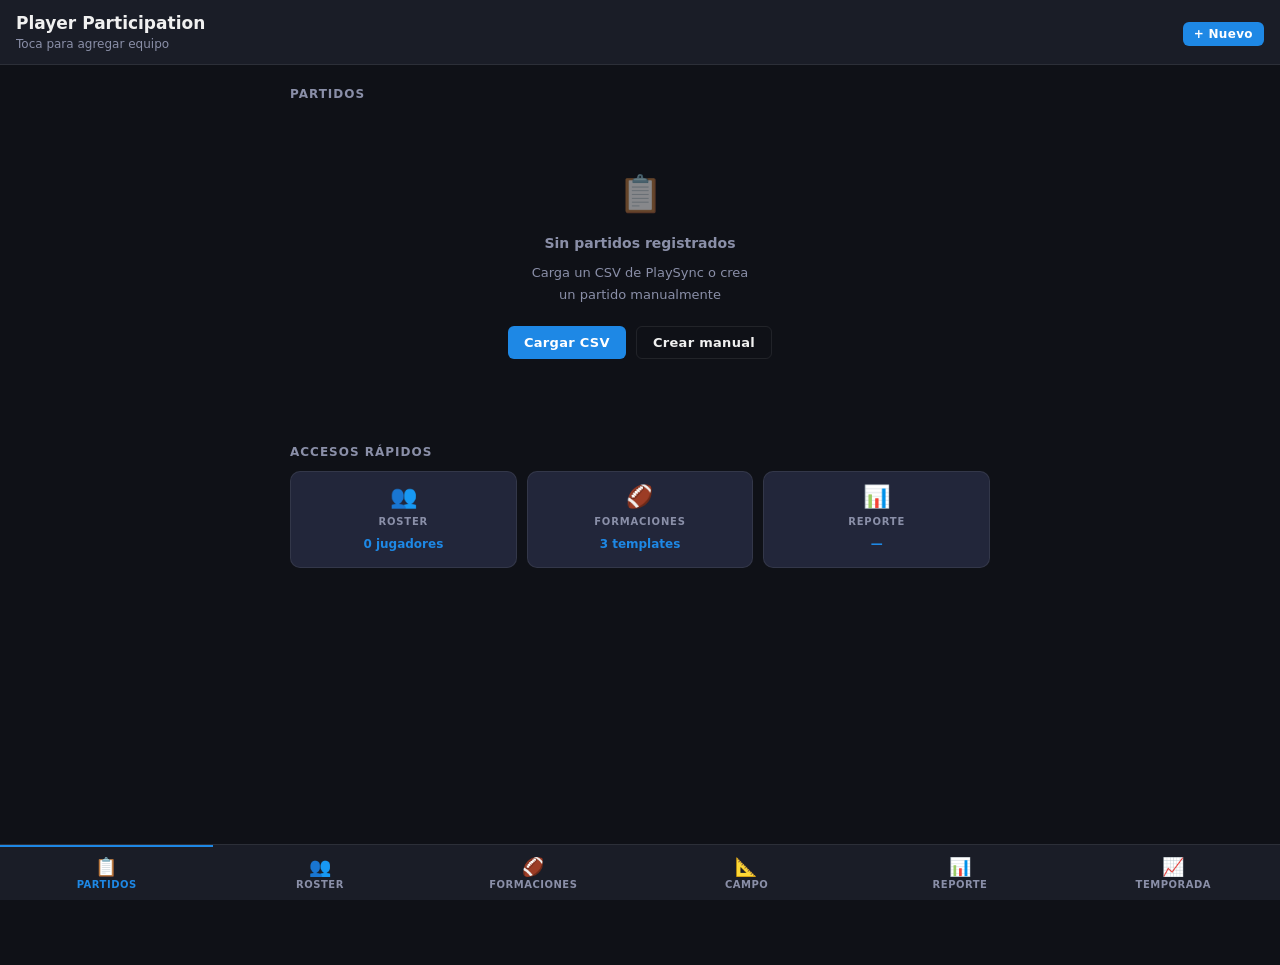
<file: grade.html>
<!DOCTYPE html>
<html lang="es">
<head>
  <meta charset="UTF-8">
  <meta name="viewport" content="width=device-width, initial-scale=1.0, user-scalable=no">
  <title>Campo — Player Participation</title>
  <link rel="stylesheet" href="styles.css">
  <style>
    /* ── GRADE PAGE LAYOUT ── */
    html, body { height: 100%; overflow: hidden; }

    .grade-layout {
      display: grid;
      grid-template-columns: 60% 40%;
      height: 100dvh;
      overflow: hidden;
    }

    /* ── LEFT PANEL ── */
    .panel-left {
      display: flex;
      flex-direction: column;
      height: 100dvh;
      overflow: hidden;
      background: var(--bg-app);
      border-right: 1px solid var(--border);
    }

    /* Sub-header */
    .play-header {
      display: flex;
      align-items: center;
      gap: 8px;
      padding: 8px 10px;
      background: var(--bg-panel);
      border-bottom: 1px solid var(--border);
      flex-shrink: 0;
      flex-wrap: wrap;
    }
    .play-header-back {
      width: 34px; height: 34px;
      display: flex; align-items: center; justify-content: center;
      background: none; border: 1px solid var(--border);
      border-radius: var(--radius-sm);
      color: var(--text-primary); font-size: 16px;
      cursor: pointer; flex-shrink: 0;
      -webkit-tap-highlight-color: transparent;
    }
    .play-header-info {
      flex: 1; min-width: 0;
    }
    .play-counter {
      font-size: 14px; font-weight: 800;
      line-height: 1.1;
    }
    .play-match {
      font-size: 11px; color: var(--text-muted);
      white-space: nowrap; overflow: hidden; text-overflow: ellipsis;
    }
    .unit-toggle {
      display: flex;
      border-radius: var(--radius-sm);
      overflow: hidden;
      border: 1px solid var(--border);
      flex-shrink: 0;
    }
    .unit-btn {
      padding: 5px 10px;
      font-size: 11px; font-weight: 800;
      letter-spacing: .4px;
      border: none; background: rgba(255,255,255,.04);
      color: var(--text-muted); cursor: pointer;
      transition: background .15s, color .15s;
      -webkit-tap-highlight-color: transparent;
    }
    .unit-btn.active-ofe { background: var(--accent); color: #fff; }
    .unit-btn.active-def { background: var(--danger); color: #fff; }

    .play-nav-btns {
      display: flex; gap: 4px; flex-shrink: 0;
    }
    .play-nav-btn {
      width: 34px; height: 34px;
      display: flex; align-items: center; justify-content: center;
      background: none; border: 1px solid var(--border);
      border-radius: var(--radius-sm);
      color: var(--text-primary); font-size: 16px;
      cursor: pointer;
      -webkit-tap-highlight-color: transparent;
      transition: opacity .15s;
    }
    .play-nav-btn:disabled { opacity: .25; cursor: default; }

    /* Data bar */
    .play-data-bar {
      display: flex; align-items: center; flex-wrap: wrap;
      gap: 0; padding: 5px 10px;
      background: var(--bg-card);
      border-bottom: 1px solid var(--border);
      font-size: 12px; color: var(--text-muted);
      flex-shrink: 0;
      min-height: 28px;
    }
    .data-item {
      display: inline-flex; align-items: center; gap: 0;
      white-space: nowrap;
    }
    .data-item + .data-item::before {
      content: '•'; margin: 0 5px; opacity: .4;
    }
    .data-item strong { color: var(--text-primary); font-weight: 700; }
    .badge-noplay {
      display: inline-flex; align-items: center;
      padding: 1px 7px; border-radius: 4px;
      background: rgba(251,140,0,.18); color: var(--warn);
      font-size: 10px; font-weight: 800;
      letter-spacing: .4px; text-transform: uppercase;
    }
    .badge-penalty {
      display: inline-flex; align-items: center;
      padding: 1px 7px; border-radius: 4px;
      background: rgba(229,57,53,.18); color: var(--danger);
      font-size: 10px; font-weight: 800;
      letter-spacing: .4px; text-transform: uppercase;
    }
    .badge-formation-change {
      display: inline-flex; align-items: center;
      padding: 1px 7px; border-radius: 4px;
      background: rgba(251,140,0,.15); color: var(--warn);
      font-size: 10px; font-weight: 700;
      letter-spacing: .3px; margin-left: 6px;
    }

    /* Field */
    .field-container {
      width: 100%;
      aspect-ratio: 16 / 7;
      max-height: 65vh;
      position: relative;
      overflow: hidden;
      background-color: var(--bg-field);
      background-image: url('35_NCAA_Field_Player_Participation.png');
      background-size: cover;
      background-position: center center;
      flex-shrink: 0;
    }
    .field-container::before {
      content: '';
      position: absolute; inset: 0;
      background: rgba(0,0,0,.12);
      z-index: 1; pointer-events: none;
    }

    /* Field bottom controls */
    .field-controls {
      position: absolute;
      bottom: 10px; left: 10px; right: 10px;
      display: flex; align-items: flex-end;
      justify-content: space-between;
      z-index: 20;
      pointer-events: none;
    }
    .field-controls > * { pointer-events: auto; }
    .field-controls-right { display: flex; gap: 6px; }

    .btn-move {
      padding: 7px 14px;
      font-size: 12px; font-weight: 800;
      border: 2px solid rgba(255,255,255,.3);
      border-radius: var(--radius-sm);
      background: rgba(15,17,23,.75);
      color: var(--text-muted); cursor: pointer;
      backdrop-filter: blur(4px);
      -webkit-tap-highlight-color: transparent;
      transition: background .15s, color .15s, border-color .15s;
    }
    .btn-move.active {
      background: var(--warn);
      border-color: var(--warn);
      color: #fff;
    }
    .btn-field-sm {
      padding: 6px 10px;
      font-size: 11px; font-weight: 800;
      border: 1px solid rgba(255,255,255,.2);
      border-radius: var(--radius-sm);
      background: rgba(15,17,23,.75);
      color: var(--text-muted); cursor: pointer;
      backdrop-filter: blur(4px);
      -webkit-tap-highlight-color: transparent;
    }

    /* ── RIGHT PANEL ── */
    .panel-right {
      display: flex;
      flex-direction: column;
      height: 100dvh;
      overflow: hidden;
      background: var(--bg-panel);
    }

    .right-panel-body {
      flex: 1; overflow-y: auto;
      padding: 16px;
    }

    /* Empty / no chip state */
    .rp-empty {
      display: flex; flex-direction: column;
      align-items: center; justify-content: center;
      height: 100%; text-align: center;
      color: var(--text-muted); padding: 2rem;
    }
    .rp-empty-icon { font-size: 40px; margin-bottom: 10px; opacity: .4; }
    .rp-empty-text { font-size: 14px; line-height: 1.7; }

    /* Player card */
    .player-header {
      display: flex; align-items: flex-start;
      justify-content: space-between;
      gap: 10px; margin-bottom: 4px;
    }
    .player-number-name {
      display: flex; align-items: baseline; gap: 8px;
    }
    .player-num {
      font-size: 28px; font-weight: 900;
      color: var(--accent); line-height: 1;
    }
    .player-name {
      font-size: 20px; font-weight: 500;
      line-height: 1.2;
    }
    .player-pos-row {
      display: flex; align-items: center;
      gap: 8px; margin-bottom: 14px;
      font-size: 12px; color: var(--text-muted);
    }

    /* Grade section */
    .grade-section {
      border-top: 1px solid var(--border);
      border-bottom: 1px solid var(--border);
      padding: 12px 0;
      margin-bottom: 12px;
    }
    .grade-row-item {
      display: flex; align-items: center;
      gap: 8px; padding: 5px 0;
    }
    .grade-row-label {
      font-size: 12px; color: var(--text-muted);
      font-weight: 600; min-width: 76px;
    }
    .grade-btns-wrap { display: flex; gap: 5px; }

    /* Average */
    .play-avg {
      display: flex; align-items: center; gap: 8px;
      padding: 8px 0; font-size: 13px; color: var(--text-muted);
    }
    .play-avg-value {
      font-size: 22px; font-weight: 800;
    }
    .play-avg-arrow { font-size: 16px; }
    .avg-pos  { color: var(--success); }
    .avg-neg  { color: var(--danger); }
    .avg-zero { color: var(--text-muted); }

    /* Bottom nav buttons */
    .panel-right-footer {
      flex-shrink: 0;
      display: flex; gap: 8px;
      padding: 10px 12px;
      border-top: 1px solid var(--border);
      background: var(--bg-panel);
    }
    .panel-right-footer .btn {
      flex: 1; font-size: 12px; padding: 10px 6px;
    }

    /* ── PLAYER MODAL ── */
    .player-modal-overlay {
      position: fixed; inset: 0;
      background: rgba(0,0,0,.75);
      z-index: 200;
      display: flex; align-items: flex-end;
      backdrop-filter: blur(2px);
      -webkit-backdrop-filter: blur(2px);
    }
    .player-modal-overlay.hidden { display: none; }
    .player-modal-box {
      background: var(--bg-panel);
      border-radius: var(--radius-lg) var(--radius-lg) 0 0;
      width: 100%; max-height: 80dvh;
      display: flex; flex-direction: column;
      border-top: 1px solid rgba(255,255,255,.1);
    }
    .player-modal-header {
      display: flex; align-items: center;
      justify-content: space-between;
      padding: 14px 16px 10px;
      border-bottom: 1px solid var(--border);
      flex-shrink: 0;
    }
    .player-modal-title { font-size: 15px; font-weight: 700; }
    .player-modal-search {
      padding: 8px 12px;
      background: var(--bg-card);
      flex-shrink: 0;
      border-bottom: 1px solid var(--border);
    }
    .player-modal-search input {
      width: 100%;
      background: rgba(255,255,255,.06);
      border: 1px solid var(--border);
      border-radius: 20px;
      padding: 7px 14px;
      font-size: 14px; color: var(--text-primary);
    }
    .player-modal-search input:focus { outline: none; border-color: var(--accent); }
    .player-modal-list {
      flex: 1; overflow-y: auto;
      padding: 6px 0 16px;
    }
    .modal-unit-header {
      font-size: 10px; font-weight: 800;
      text-transform: uppercase; letter-spacing: .8px;
      color: var(--text-muted);
      padding: 10px 16px 4px;
    }
    .modal-player-row {
      display: flex; align-items: center;
      gap: 10px; padding: 10px 16px;
      cursor: pointer;
      -webkit-tap-highlight-color: transparent;
      transition: background .1s;
    }
    .modal-player-row:active { background: rgba(255,255,255,.05); }
    .modal-player-num {
      min-width: 32px; height: 32px;
      border-radius: 50%;
      background: rgba(255,255,255,.08);
      display: flex; align-items: center; justify-content: center;
      font-size: 12px; font-weight: 800;
      color: var(--text-primary); flex-shrink: 0;
    }
    .modal-player-info { flex: 1; min-width: 0; }
    .modal-player-name {
      font-size: 14px; font-weight: 600;
      white-space: nowrap; overflow: hidden; text-overflow: ellipsis;
    }
    .modal-player-pos { font-size: 11px; color: var(--text-muted); }
    .modal-player-badge {
      font-size: 10px; font-weight: 700; letter-spacing: .3px;
      padding: 2px 7px; border-radius: 10px;
      background: rgba(30,136,229,.15); color: var(--accent);
    }
    .modal-player-badge.on-field {
      background: rgba(251,140,0,.15); color: var(--warn);
    }
    .modal-player-row.dimmed .modal-player-name,
    .modal-player-row.dimmed .modal-player-pos { opacity: .45; }
    .modal-cancel-row {
      padding: 10px 16px 4px;
      border-top: 1px solid var(--border);
      margin-top: 4px;
    }

    /* ── ADD PLAY MODAL ── */
    .add-play-overlay {
      position: fixed; inset: 0;
      background: rgba(0,0,0,.75);
      z-index: 200;
      display: flex; align-items: center; justify-content: center;
      padding: 16px;
      backdrop-filter: blur(2px);
    }
    .add-play-overlay.hidden { display: none; }
    .add-play-box {
      background: var(--bg-panel);
      border-radius: var(--radius-lg);
      padding: 1.5rem;
      width: 100%; max-width: 380px;
      border: 1px solid rgba(255,255,255,.1);
    }

    /* Empty game state */
    .empty-game-state {
      display: flex; flex-direction: column;
      align-items: center; justify-content: center;
      height: 100%; text-align: center;
      padding: 2rem; color: var(--text-muted);
    }
    .empty-game-icon { font-size: 48px; margin-bottom: 12px; opacity: .4; }
    .empty-game-text { font-size: 14px; line-height: 1.8; margin-bottom: 1.5rem; }
    .empty-game-btns { display: flex; gap: 10px; flex-wrap: wrap; justify-content: center; }

    /* Chip x button visible always when assigned */
    .position-chip.assigned .chip-x { display: flex; }

    /* Toast position for this page (no bottom nav) */
    .toast { bottom: 16px; }

    @media (max-width: 767px) {
      .grade-layout {
        grid-template-columns: 1fr;
        grid-template-rows: auto 1fr;
      }
      .panel-left { height: auto; }
      .panel-right { height: 50dvh; }
    }
  </style>
</head>
<body>

<!-- ══════════════════════════════════
     MAIN LAYOUT
══════════════════════════════════ -->
<div class="grade-layout" id="grade-layout">

  <!-- ─── LEFT PANEL ─── -->
  <div class="panel-left" id="panel-left">

    <!-- Sub-header -->
    <div class="play-header" id="play-header">
      <button class="play-header-back" onclick="location.href='index.html'" title="Volver">←</button>
      <div class="play-header-info">
        <div class="play-counter" id="play-counter">—</div>
        <div class="play-match" id="play-match">—</div>
      </div>
      <div class="unit-toggle">
        <button class="unit-btn" id="unit-ofe-btn" onclick="setUnit('OFE')">OFE</button>
        <button class="unit-btn" id="unit-def-btn" onclick="setUnit('DEF')">DEF</button>
      </div>
      <div class="play-nav-btns">
        <button class="play-nav-btn" id="btn-prev" onclick="prevPlay()" title="Jugada anterior" disabled>‹</button>
        <button class="play-nav-btn" id="btn-next" onclick="nextPlay()" title="Siguiente jugada" disabled>›</button>
      </div>
    </div>

    <!-- Data bar -->
    <div class="play-data-bar" id="play-data-bar"></div>
    <div id="formation-change-notice"
         style="display:none; padding:4px 10px; font-size:11px; font-weight:700;
                background:rgba(251,140,0,0.15); color:var(--warn);
                border-bottom:1px solid var(--border); flex-shrink:0;"></div>

    <!-- Field -->
    <div class="field-container" id="field-container">
      <!-- Chips rendered here by JS -->
      <!-- Bottom controls -->
      <div class="field-controls">
        <button class="btn-move" id="btn-move" onclick="toggleMoveMode()">Mover</button>
        <div class="field-controls-right">
          <button class="btn-field-sm" onclick="openNewPlayModal()">+ Jugada</button>
          <button class="btn-field-sm" onclick="addPosition()">+ Pos</button>
          <button class="btn-field-sm" onclick="confirmClearLineup()">Limpiar lineup</button>
        </div>
      </div>
    </div>

    <!-- Empty game state (hidden by default) -->
    <div class="empty-game-state hidden" id="empty-game-state">
      <div class="empty-game-icon">🏈</div>
      <div class="empty-game-text">
        Este partido no tiene jugadas<br>
        Agrega jugadas manualmente<br>
        o regresa y carga un CSV
      </div>
      <div class="empty-game-btns">
        <button class="btn btn-primary" onclick="openNewPlayModal()">+ Agregar jugada</button>
        <button class="btn btn-ghost" onclick="location.href='index.html'">← Volver</button>
      </div>
    </div>

  </div><!-- /panel-left -->

  <!-- ─── RIGHT PANEL ─── -->
  <div class="panel-right" id="panel-right">

    <div class="right-panel-body" id="right-panel-body">
      <!-- Rendered by renderRightPanel() -->
    </div>

    <div class="panel-right-footer" id="panel-right-footer">
      <button class="btn btn-ghost" id="fp-prev" onclick="prevPlay()" disabled>← Jugada anterior</button>
      <button class="btn btn-primary" id="fp-next" onclick="nextPlay()" disabled>Siguiente jugada →</button>
    </div>

  </div><!-- /panel-right -->

</div>

<!-- ══════════════════════════════════
     MODAL — SELECCIÓN DE JUGADOR
══════════════════════════════════ -->
<div class="player-modal-overlay hidden" id="player-modal" onclick="playerModalBgClick(event)">
  <div class="player-modal-box">
    <div class="player-modal-header">
      <div class="player-modal-title" id="player-modal-title">Asignar jugador</div>
      <button class="modal-close" onclick="closePlayerModal()" style="position:static">✕</button>
    </div>
    <div class="player-modal-search">
      <input type="search" id="player-search" placeholder="🔍 Buscar por nombre o número…"
             oninput="filterPlayers(this.value)" autocomplete="off">
    </div>
    <div class="player-modal-list" id="player-modal-list"></div>
    <div class="modal-cancel-row">
      <button class="btn btn-ghost w-full" onclick="closePlayerModal()">Cancelar</button>
    </div>
  </div>
</div>

<!-- ══════════════════════════════════
     MODAL — AGREGAR JUGADA
══════════════════════════════════ -->
<div class="add-play-overlay hidden" id="add-play-modal" onclick="addPlayModalBgClick(event)">
  <div class="add-play-box">
    <div class="modal-title">Agregar jugada</div>
    <div class="form-group">
      <label class="form-label">Cuarto</label>
      <select id="ap-quarter">
        <option value="1">Q1</option><option value="2">Q2</option>
        <option value="3">Q3</option><option value="4">Q4</option>
      </select>
    </div>
    <div class="form-group mt-1" style="display:grid;grid-template-columns:1fr 1fr;gap:8px">
      <div>
        <label class="form-label">Down</label>
        <select id="ap-down">
          <option value="1">1st</option><option value="2">2nd</option>
          <option value="3">3rd</option><option value="4">4th</option>
        </select>
      </div>
      <div>
        <label class="form-label">Distance</label>
        <input type="number" id="ap-distance" placeholder="10" min="0" max="99">
      </div>
    </div>
    <div class="form-group mt-1">
      <label class="form-label">Yard Line</label>
      <input type="text" id="ap-yardline" placeholder="Ej: -25">
    </div>
    <div class="form-group mt-1">
      <label class="form-label">Formation</label>
      <input type="text" id="ap-formation" placeholder="Ej: Shotgun Spread">
    </div>
    <div class="form-group mt-1">
      <label class="form-label">Unidad</label>
      <select id="ap-unit">
        <option value="OFE">Ofensiva</option>
        <option value="DEF">Defensiva</option>
        <option value="ST">Especiales</option>
      </select>
    </div>
    <div class="modal-actions">
      <button class="btn btn-ghost" onclick="closeAddPlayModal()">Cancelar</button>
      <button class="btn btn-primary" onclick="saveNewPlay()">Agregar</button>
    </div>
  </div>
</div>

<!-- ══════════════════════════════════
     MODAL — NUEVA JUGADA
══════════════════════════════════ -->
<div id="modal-new-play" class="modal-overlay" style="display:none;">
  <div class="modal-box" style="max-width: 380px; width: 90%;">

    <h3 style="margin: 0 0 1rem; font-size: 16px; font-weight: 500;">
      Nueva jugada
    </h3>

    <!-- Cuarto -->
    <label style="font-size: 13px; color: var(--text-muted);">Cuarto</label>
    <div style="display: flex; gap: 8px; margin: 4px 0 1rem;">
      <button class="quarter-btn btn btn-ghost" data-q="1">1</button>
      <button class="quarter-btn btn btn-ghost" data-q="2">2</button>
      <button class="quarter-btn btn btn-ghost" data-q="3">3</button>
      <button class="quarter-btn btn btn-ghost" data-q="4">4</button>
    </div>

    <!-- Down & Distance -->
    <div style="display: flex; gap: 12px; margin-bottom: 1rem;">
      <div style="flex: 1;">
        <label style="font-size: 13px; color: var(--text-muted);">Down</label>
        <select id="np-down" style="width: 100%; margin-top: 4px;">
          <option value="1">1ro</option>
          <option value="2">2do</option>
          <option value="3">3ro</option>
          <option value="4">4to</option>
        </select>
      </div>
      <div style="flex: 1;">
        <label style="font-size: 13px; color: var(--text-muted);">Yardas para 1ro</label>
        <input id="np-tofirst" type="number" min="1" max="99" value="10"
               style="width: 100%; margin-top: 4px;">
      </div>
    </div>

    <!-- Yard Line -->
    <div style="margin-bottom: 1rem;">
      <label style="font-size: 13px; color: var(--text-muted);">Yard Line</label>
      <input id="np-yardline" type="number" min="1" max="99" placeholder="ej. 35"
             style="width: 100%; margin-top: 4px;">
    </div>

    <!-- Formación -->
    <div style="margin-bottom: 1rem;">
      <label style="font-size: 13px; color: var(--text-muted);">Formación</label>
      <select id="np-formation" style="width: 100%; margin-top: 4px;">
        <!-- poblado dinámicamente con getFormations() -->
      </select>
    </div>

    <!-- Unidad -->
    <div style="margin-bottom: 1rem;">
      <label style="font-size: 13px; color: var(--text-muted);">Unidad</label>
      <div style="display: flex; gap: 8px; margin-top: 4px;">
        <button class="unit-btn btn btn-ghost" data-unit="OFE"
                style="flex:1;" onclick="selectNewPlayUnit('OFE')">OFE</button>
        <button class="unit-btn btn btn-ghost" data-unit="DEF"
                style="flex:1;" onclick="selectNewPlayUnit('DEF')">DEF</button>
        <button class="unit-btn btn btn-ghost" data-unit="ST"
                style="flex:1;" onclick="selectNewPlayUnit('ST')">ST</button>
      </div>
    </div>

    <!-- Resultado (opcional) -->
    <details style="margin-bottom: 1.5rem;">
      <summary style="font-size: 13px; color: var(--text-muted); cursor: pointer;">
        Resultado (opcional)
      </summary>
      <div style="display: flex; gap: 12px; margin-top: 8px;">
        <div style="flex: 1;">
          <label style="font-size: 12px; color: var(--text-muted);">Resultado</label>
          <select id="np-result" style="width: 100%; margin-top: 4px;">
            <option value="">—</option>
            <option>Gain</option>
            <option>Complete</option>
            <option>Incomplete</option>
            <option>Touchdown</option>
            <option>Interception</option>
            <option>Fumble</option>
            <option>Sack</option>
            <option>Penalty</option>
          </select>
        </div>
        <div style="flex: 1;">
          <label style="font-size: 12px; color: var(--text-muted);">Yardas ganadas</label>
          <input id="np-yards" type="number" min="-99" max="99" placeholder="0"
                 style="width: 100%; margin-top: 4px;">
        </div>
      </div>
    </details>

    <!-- Acciones -->
    <div style="display: flex; gap: 8px; justify-content: flex-end;">
      <button class="btn btn-ghost" onclick="closeNewPlayModal()">Cancelar</button>
      <button class="btn btn-primary" onclick="confirmNewPlay()">Crear jugada</button>
    </div>

  </div>
</div>

<!-- ══════════════════════════════════
     TOAST
══════════════════════════════════ -->
<div class="toast" id="toast"></div>

<!-- ══════════════════════════════════
     SCRIPTS
══════════════════════════════════ -->
<script src="app.js"></script>
<script>
'use strict';

/* ═══════════════════════════════════════════════════
   STATE
═══════════════════════════════════════════════════ */
let currentGame      = null;
let plays            = [];
let currentPlayIndex = 0;
let currentPositions = [];   // [{ id, label, x, y }]
let currentLineup    = {};   // { positionId: playerId } — persiste entre jugadas en memoria
let currentGrades    = {};   // { playerId: { asignacion, ejecucion, decision, impacto, disciplina } }
let selectedChipId   = null;
let isMoveMode       = false;
let activeUnit       = 'OFE';
let openModalPosId   = null; // positionId being assigned

// Swipe
let touchStartX = 0;
let touchStartY = 0;

/* ═══════════════════════════════════════════════════
   INIT
═══════════════════════════════════════════════════ */
window.addEventListener('DOMContentLoaded', () => {
  // Read game id from URL or session
  const params = new URLSearchParams(location.search);
  const gameId = params.get('game');
  if (gameId) setCurrentGame(gameId);

  currentGame = getCurrentGame();
  if (!currentGame) {
    location.href = 'index.html';
    return;
  }

  plays = getPlays(currentGame.id);

  // Show match name
  const matchLabel = currentGame.opponent
    ? `${localStorage.getItem('pp_team_name') || 'Local'} vs ${currentGame.opponent}`
    : currentGame.name;
  document.getElementById('play-match').textContent = matchLabel;

  if (!plays.length) {
    showEmptyState();
  } else {
    const startPlay = parseInt(params.get('play') || '0', 10);
    const idx = !isNaN(startPlay) && startPlay >= 0 && startPlay < plays.length ? startPlay : 0;
    loadPlay(idx);
  }

  // Swipe on field
  const field = document.getElementById('field-container');
  field.addEventListener('touchstart', onTouchStart, { passive: true });
  field.addEventListener('touchend',   onTouchEnd,   { passive: true });
});

// Persistir estado al cerrar/navegar fuera
window.addEventListener('beforeunload', () => {
  if (currentGame && currentPlayIndex !== null && plays[currentPlayIndex]) {
    saveCurrentState();
  }
});

/* ═══════════════════════════════════════════════════
   EMPTY STATE
═══════════════════════════════════════════════════ */
function showEmptyState() {
  document.getElementById('field-container').style.display = 'none';
  document.getElementById('play-data-bar').style.display   = 'none';
  document.getElementById('empty-game-state').classList.remove('hidden');
  document.getElementById('play-counter').textContent = 'Sin jugadas';
  renderRightPanel();
}

/* ═══════════════════════════════════════════════════
   LOAD PLAY
═══════════════════════════════════════════════════ */
function loadPlay(index) {
  // Capturar posiciones y lineup ANTES de cambiarlos para poder migrar
  const prevPositions = deepCopyPositions(currentPositions);
  const prevLineup    = { ...currentLineup };

  currentPlayIndex = index;
  const play = plays[index];

  // Detect unit from play or keep activeUnit
  if (play.unit) activeUnit = play.unit;

  // Detectar si la formación cambió respecto a la jugada anterior
  const prevPlay         = index > 0 ? plays[index - 1] : null;
  const prevFormation    = prevPlay ? (prevPlay.formation || null) : null;
  const formationChanged = prevPlay &&
    prevPlay.formation && play.formation &&
    prevPlay.formation.toLowerCase() !== play.formation.toLowerCase();

  // Cargar posiciones del template de la nueva formación
  const template = play.formation ? getFormationByName(play.formation) : null;
  if (template) {
    currentPositions = deepCopyPositions(template.positions);
  } else if (currentPositions.length === 0) {
    currentPositions = getDefaultPositions();
  }
  // else: mantener currentPositions sin template

  // Grades: resetear (son por jugada)
  currentGrades = (play.grades && Object.keys(play.grades).length > 0)
    ? deepMergeGrades(play.grades)
    : {};

  // Lineup:
  if (play.lineup && Object.keys(play.lineup).length > 0) {
    // Jugada ya trabajada → cargar su lineup guardado
    currentLineup = { ...play.lineup };
  } else if (formationChanged && template) {
    // Formación nueva, jugada no trabajada → migrar por label
    currentLineup = migrateLineup(prevPositions, currentPositions, prevLineup);
    showFormationChangeNotice(prevPlay.formation, play.formation);
  } else if (template && prevPositions.length > 0) {
    // Misma formación con template → migrar por label para reasignar IDs correctamente
    currentLineup = migrateLineup(prevPositions, currentPositions, prevLineup);
  }
  // else: currentLineup se mantiene sin cambios (sin template)

  // Update UI
  renderPlayHeader();
  renderPlayDataBar(play, prevFormation);
  renderField();
  selectedChipId = null;
  renderRightPanel();
  updateNavButtons();
  updateUnitToggle();

  // Save positions back to game formation
  ppSet(`pp_formation_${currentGame.id}_${activeUnit}`, currentPositions);
}

function getDefaultPositions() {
  const formations = getFormations();
  const ofe = formations.find(f => f.unit === 'OFE');
  if (ofe) return deepCopyPositions(ofe.positions);
  return [];
}

function deepCopyPositions(positions) {
  return positions.map(p => ({ ...p }));
}

function deepCopy(obj) {
  return JSON.parse(JSON.stringify(obj));
}

function migrateLineup(oldPositions, newPositions, oldLineup) {
  // Construir mapa label → playerId del lineup anterior
  const labelToPlayer = {};
  oldPositions.forEach(pos => {
    if (oldLineup[pos.id]) {
      labelToPlayer[pos.label] = oldLineup[pos.id];
    }
  });
  // Mapear a los nuevos positionIds por label
  const newLineup = {};
  newPositions.forEach(pos => {
    if (labelToPlayer[pos.label]) {
      newLineup[pos.id] = labelToPlayer[pos.label];
    }
  });
  return newLineup;
}

let _formationNoticeTimer;
function showFormationChangeNotice(fromFormation, toFormation) {
  const notice = document.getElementById('formation-change-notice');
  if (!notice) return;
  notice.textContent = `Formación cambió: ${fromFormation} → ${toFormation}`;
  notice.style.display = 'block';
  clearTimeout(_formationNoticeTimer);
  _formationNoticeTimer = setTimeout(() => {
    notice.style.display = 'none';
  }, 3000);
}

function deepMergeGrades(grades) {
  const result = {};
  for (const [pid, g] of Object.entries(grades)) {
    result[pid] = { ...g };
  }
  return result;
}

/* ═══════════════════════════════════════════════════
   RENDER PLAY HEADER
═══════════════════════════════════════════════════ */
function renderPlayHeader() {
  document.getElementById('play-counter').textContent =
    `Jugada ${currentPlayIndex + 1} / ${plays.length}`;
}

/* ═══════════════════════════════════════════════════
   RENDER DATA BAR
═══════════════════════════════════════════════════ */
function renderPlayDataBar(play, prevFormation) {
  const bar = document.getElementById('play-data-bar');
  if (!play) { bar.innerHTML = ''; return; }

  const items = [];

  // Badges first
  if (play.noPlay && play.noPlay.toLowerCase() !== '' && play.noPlay !== '0') {
    items.push(`<span class="badge-noplay">NO PLAY</span>`);
  }
  const ispenalty = play.result && play.result.toLowerCase().includes('penalty');
  if (ispenalty) {
    items.push(`<span class="badge-penalty">PENALTY${play.penaltyType ? ': ' + esc(play.penaltyType) : ''}</span>`);
  }

  // Data fields
  const add = (label, value) => {
    if (value && value !== '') items.push(`<span class="data-item"><strong>${label}</strong> ${esc(value)}</span>`);
  };

  if (play.quarter)      add('Q' + play.quarter, '');
  if (play.down && play.toFirst) items.push(`<span class="data-item"><strong>${ordinal(play.down)} &amp; ${esc(play.toFirst)}</strong></span>`);
  else if (play.down)    add('Down', play.down);
  if (play.yardDisplay || play.yardLine) add('Yd:', play.yardDisplay || play.yardLine);
  if (play.formation)    add('Formation:', play.formation);
  if (play.play)         add('Play:', play.play);
  if (play.result && !ispenalty) add('Result:', play.result);
  if (play.yardsGained)  add('Yds:', play.yardsGained);
  if (play.front)        add('Front:', play.front);
  if (play.coverage)     add('Coverage:', play.coverage);
  if (play.blitz && play.blitz !== '0' && play.blitz !== '') add('Blitz:', play.blitz);

  bar.innerHTML = items.join('');

  // Formation change badge
  if (prevFormation && play.formation && prevFormation.toLowerCase() !== play.formation.toLowerCase()) {
    bar.innerHTML += `<span class="badge-formation-change">Formación cambió: ${esc(prevFormation)} → ${esc(play.formation)}</span>`;
  }
}

function ordinal(n) {
  const s = parseInt(n);
  if (s === 1) return '1st';
  if (s === 2) return '2nd';
  if (s === 3) return '3rd';
  return s + 'th';
}

/* ═══════════════════════════════════════════════════
   RENDER FIELD (CHIPS)
═══════════════════════════════════════════════════ */
function renderField() {
  const container = document.getElementById('field-container');
  // Remove old chips
  container.querySelectorAll('.position-chip').forEach(el => el.remove());

  for (const pos of currentPositions) {
    const playerId = currentLineup[pos.id] || null;
    const player   = playerId ? getRoster().find(p => p.id === playerId) : null;

    const chip = document.createElement('div');
    chip.className = 'position-chip';
    chip.dataset.posId = pos.id;
    chip.style.left = pos.x + '%';
    chip.style.top  = pos.y + '%';

    if (playerId && player) {
      chip.classList.add('assigned');
    }
    if (pos.id === selectedChipId) {
      chip.classList.add('selected');
    }

    // Dim chips of the other unit
    const posUnit = getPositionUnit(pos.label);
    if (posUnit && posUnit !== activeUnit) {
      chip.classList.add('dimmed');
    }

    if (isMoveMode) chip.classList.add('move-mode');

    // Content
    if (player) {
      chip.innerHTML = `
        <span class="chip-number">#${esc(player.number)}</span>
        <span class="chip-name">${esc(player.name.split(' ')[0])}</span>
        <span class="chip-x" data-pos-id="${pos.id}">✕</span>`;
    } else {
      chip.innerHTML = `<span class="chip-label">${esc(pos.label)}</span>`;
    }

    // Events
    if (isMoveMode) {
      attachDragEvents(chip, pos);
    } else {
      chip.addEventListener('touchstart', onChipTouchStart, { passive: true });
      chip.addEventListener('click', (e) => {
        // Don't open modal if clicking the X
        if (e.target.classList.contains('chip-x') || e.target.dataset.posId) return;
        onChipTap(pos.id);
      });
      // X button
      const xBtn = chip.querySelector('.chip-x');
      if (xBtn) {
        xBtn.addEventListener('touchstart', (e) => { e.stopPropagation(); }, { passive: true });
        xBtn.addEventListener('click', (e) => {
          e.stopPropagation();
          unassignPlayer(pos.id);
        });
      }
    }

    container.appendChild(chip);
  }
}

// Heuristic: determine unit from position label
function getPositionUnit(label) {
  const ofeLabels = ['QB','RB','FB','WR','TE','OL','C','LT','RT','LG','RG','SLOT','H','F','Y','Z','X','T'];
  const defLabels = ['DL','DE','DT','NT','LB','ILB','OLB','MLB','CB','S','FS','SS','DB','MIKE','WILL','SAM'];
  const up = label ? label.toUpperCase() : '';
  for (const l of defLabels) { if (up.startsWith(l)) return 'DEF'; }
  for (const l of ofeLabels) { if (up.startsWith(l)) return 'OFE'; }
  return null;
}

/* ── Chip tap (non-move mode) ── */
let _chipTouchId = null;
function onChipTouchStart(e) {
  _chipTouchId = e.touches[0].identifier;
}

function onChipTap(posId) {
  if (isMoveMode) return;
  selectedChipId = posId;
  renderField();
  const playerId = currentLineup[posId] || null;
  if (!playerId) {
    // No player — open modal
    openPlayerModal(posId);
  } else {
    renderRightPanel();
  }
}

/* ═══════════════════════════════════════════════════
   DRAG & DROP (move mode)
═══════════════════════════════════════════════════ */
function attachDragEvents(chip, pos) {
  let startX, startY, origX, origY;
  let dragging = false;

  const onStart = (clientX, clientY) => {
    startX = clientX; startY = clientY;
    origX = pos.x; origY = pos.y;
    dragging = true;
    chip.style.zIndex = 30;
  };

  const onMove = (clientX, clientY) => {
    if (!dragging) return;
    const container = document.getElementById('field-container');
    const rect = container.getBoundingClientRect();
    const newX = ((clientX - rect.left) / rect.width)  * 100;
    const newY = ((clientY - rect.top)  / rect.height) * 100;
    const clampedX = Math.max(2, Math.min(98, newX));
    const clampedY = Math.max(2, Math.min(98, newY));
    chip.style.left = clampedX + '%';
    chip.style.top  = clampedY + '%';
    pos.x = clampedX;
    pos.y = clampedY;
  };

  const onEnd = () => {
    if (!dragging) return;
    dragging = false;
    chip.style.zIndex = '';
    // Persist
    ppSet(`pp_formation_${currentGame.id}_${activeUnit}`, currentPositions);
  };

  // Touch
  chip.addEventListener('touchstart', (e) => {
    e.stopPropagation();
    const t = e.touches[0];
    onStart(t.clientX, t.clientY);
  }, { passive: true });

  chip.addEventListener('touchmove', (e) => {
    e.preventDefault();
    const t = e.touches[0];
    onMove(t.clientX, t.clientY);
  }, { passive: false });

  chip.addEventListener('touchend', (e) => {
    e.stopPropagation();
    onEnd();
  }, { passive: true });

  // Mouse (desktop/pointer)
  chip.addEventListener('mousedown', (e) => {
    e.preventDefault();
    onStart(e.clientX, e.clientY);
    const onMM = (ev) => onMove(ev.clientX, ev.clientY);
    const onMU = () => { document.removeEventListener('mousemove', onMM); document.removeEventListener('mouseup', onMU); onEnd(); };
    document.addEventListener('mousemove', onMM);
    document.addEventListener('mouseup',   onMU);
  });
}

/* ═══════════════════════════════════════════════════
   UNIT TOGGLE
═══════════════════════════════════════════════════ */
function setUnit(unit) {
  activeUnit = unit;
  updateUnitToggle();
  renderField();
  selectedChipId = null;
  renderRightPanel();
}

function updateUnitToggle() {
  const oBtn = document.getElementById('unit-ofe-btn');
  const dBtn = document.getElementById('unit-def-btn');
  oBtn.className = 'unit-btn' + (activeUnit === 'OFE' ? ' active-ofe' : '');
  dBtn.className = 'unit-btn' + (activeUnit === 'DEF' ? ' active-def' : '');
}

/* ═══════════════════════════════════════════════════
   MOVE MODE
═══════════════════════════════════════════════════ */
function toggleMoveMode() {
  isMoveMode = !isMoveMode;
  const btn = document.getElementById('btn-move');
  btn.classList.toggle('active', isMoveMode);
  btn.textContent = isMoveMode ? 'Listo ✓' : 'Mover';
  renderField();
  if (!isMoveMode) {
    ppSet(`pp_formation_${currentGame.id}_${activeUnit}`, currentPositions);
    showToast('Posiciones guardadas');
  }
}

/* ═══════════════════════════════════════════════════
   ADD / CLEAR POSITIONS
═══════════════════════════════════════════════════ */
function addPosition() {
  const newPos = {
    id:    'pos_' + generateId(),
    label: 'POS',
    x: 50,
    y: 50,
  };
  currentPositions.push(newPos);
  renderField();
  ppSet(`pp_formation_${currentGame.id}_${activeUnit}`, currentPositions);
}

function confirmClearLineup() {
  if (!confirm('¿Limpiar todos los jugadores de esta jugada?')) return;
  currentLineup = {};
  selectedChipId = null;
  saveCurrentState();
  renderField();
  renderRightPanel();
  showToast('Lineup limpiado');
}

/* ═══════════════════════════════════════════════════
   RENDER RIGHT PANEL
═══════════════════════════════════════════════════ */
function renderRightPanel() {
  const body = document.getElementById('right-panel-body');

  if (!plays.length) {
    body.innerHTML = `
      <div class="rp-empty">
        <div class="rp-empty-icon">🏈</div>
        <div class="rp-empty-text">Sin jugadas en este partido</div>
      </div>`;
    return;
  }

  if (!selectedChipId) {
    body.innerHTML = `
      <div class="rp-empty">
        <div class="rp-empty-icon">🏈</div>
        <div class="rp-empty-text">Selecciona una posición<br>en el campo para ver<br>o asignar un jugador</div>
      </div>`;
    return;
  }

  const pos      = currentPositions.find(p => p.id === selectedChipId);
  const playerId = currentLineup[selectedChipId] || null;
  const player   = playerId ? getRoster().find(p => p.id === playerId) : null;

  if (!player) {
    body.innerHTML = `
      <div style="padding-top:8px">
        <div style="font-size:12px;color:var(--text-muted);margin-bottom:6px">Posición: <strong style="color:var(--text-primary)">${esc(pos ? pos.label : selectedChipId)}</strong></div>
        <div style="font-size:14px;color:var(--text-muted);margin-bottom:16px">Sin jugador asignado</div>
        <button class="btn btn-primary w-full" onclick="openPlayerModal('${selectedChipId}')">Asignar jugador</button>
        <button class="btn btn-danger w-full" style="margin-top:8px" onclick="deletePosition('${selectedChipId}')">🗑 Eliminar posición</button>
      </div>`;
    return;
  }

  // Grades
  const grades = currentGrades[playerId] || {};
  const cats = [
    { key: 'asignacion', label: 'Asignación' },
    { key: 'ejecucion',  label: 'Ejecución'  },
    { key: 'decision',   label: 'Decisión'   },
    { key: 'impacto',    label: 'Impacto'    },
    { key: 'disciplina', label: 'Disciplina' },
  ];

  const gradeRowsHtml = cats.map(cat => {
    const val = grades[cat.key];
    const btns = [-2, -1, 0, 1, 2].map(v => {
      let cls = 'grade-btn';
      if (val === v) {
        cls += v < 0 ? ' active-neg' : v > 0 ? ' active-pos' : ' active-zero';
      }
      return `<button class="${cls}"
        onclick="setGrade('${playerId}','${cat.key}',${v})"
        ontouchend="event.preventDefault();setGrade('${playerId}','${cat.key}',${v})"
      >${v > 0 ? '+' + v : v}</button>`;
    }).join('');
    return `
      <div class="grade-row-item">
        <div class="grade-row-label">${cat.label}</div>
        <div class="grade-btns-wrap">${btns}</div>
      </div>`;
  }).join('');

  // Average
  const gradeVals = cats.map(c => grades[c.key]).filter(v => v !== undefined && v !== null);
  let avgHtml = '';
  if (gradeVals.length > 0) {
    const avg = gradeVals.reduce((a, b) => a + b, 0) / gradeVals.length;
    const sign   = avg > 0 ? '+' : '';
    const cls    = avg > 0 ? 'avg-pos' : avg < 0 ? 'avg-neg' : 'avg-zero';
    const arrow  = avg > 0 ? '▲' : avg < 0 ? '▼' : '—';
    avgHtml = `
      <div class="play-avg">
        <span style="color:var(--text-muted);font-size:13px">Promedio esta jugada:</span>
        <span class="play-avg-value ${cls}">${sign}${avg.toFixed(1)}</span>
        <span class="play-avg-arrow ${cls}">${arrow}</span>
      </div>`;
  }

  body.innerHTML = `
    <div>
      <div class="player-header">
        <div class="player-number-name">
          <span class="player-num">#${esc(player.number)}</span>
          <span class="player-name">${esc(player.name)}</span>
        </div>
      </div>
      <div class="player-pos-row">
        <span>${esc(pos ? pos.label : '')}</span>
        <span style="opacity:.4">·</span>
        <span>${esc(player.position || '')}</span>
        <button class="btn btn-ghost btn-sm" style="margin-left:auto"
          onclick="unassignPlayer('${selectedChipId}')">✕ Desasignar</button>
      </div>
      <div class="grade-section">
        ${gradeRowsHtml}
      </div>
      ${avgHtml}
    </div>`;
}

/* ═══════════════════════════════════════════════════
   GRADING
═══════════════════════════════════════════════════ */
function setGrade(playerId, category, value) {
  if (!currentGrades[playerId]) currentGrades[playerId] = {};
  // Toggle off if already selected
  if (currentGrades[playerId][category] === value) {
    delete currentGrades[playerId][category];
  } else {
    currentGrades[playerId][category] = value;
  }
  renderRightPanel();
  saveCurrentState();
}

/* ═══════════════════════════════════════════════════
   LINEUP — ASSIGN / UNASSIGN
═══════════════════════════════════════════════════ */
function assignPlayer(positionId, playerId) {
  currentLineup[positionId] = playerId;
  selectedChipId = positionId;
  renderField();
  renderRightPanel();
  saveCurrentState();
}

function unassignPlayer(positionId) {
  delete currentLineup[positionId];
  selectedChipId = positionId;
  renderField();
  renderRightPanel();
  saveCurrentState();
}

function getCurrentLineup() {
  return { ...currentLineup };
}

function getCurrentGrades() {
  return JSON.parse(JSON.stringify(currentGrades));
}

/* ═══════════════════════════════════════════════════
   NAVIGATION
═══════════════════════════════════════════════════ */
function nextPlay() {
  if (currentPlayIndex < plays.length - 1) {
    saveCurrentState();
    loadPlay(currentPlayIndex + 1);
  }
}

function prevPlay() {
  if (currentPlayIndex > 0) {
    saveCurrentState();
    loadPlay(currentPlayIndex - 1);
  }
}

function saveCurrentState() {
  plays = getPlays(currentGame.id); // fresh copy
  updatePlay(currentGame.id, currentPlayIndex, {
    lineup: getCurrentLineup(),
    grades: getCurrentGrades(),
    unit:   activeUnit,
  });
  plays = getPlays(currentGame.id); // re-sync
}

function updateNavButtons() {
  const btnPrev = document.getElementById('btn-prev');
  const btnNext = document.getElementById('btn-next');
  const fpPrev  = document.getElementById('fp-prev');
  const fpNext  = document.getElementById('fp-next');

  btnPrev.disabled = currentPlayIndex <= 0;
  btnNext.disabled = currentPlayIndex >= plays.length - 1;
  fpPrev.disabled  = currentPlayIndex <= 0;
  fpNext.disabled  = currentPlayIndex >= plays.length - 1;
}

/* ═══════════════════════════════════════════════════
   SWIPE
═══════════════════════════════════════════════════ */
function onTouchStart(e) {
  touchStartX = e.touches[0].clientX;
  touchStartY = e.touches[0].clientY;
}

function onTouchEnd(e) {
  if (isMoveMode) return;
  const dx = touchStartX - e.changedTouches[0].clientX;
  const dy = touchStartY - e.changedTouches[0].clientY;
  if (Math.abs(dx) > Math.abs(dy) && Math.abs(dx) > 50) {
    if (dx > 0) nextPlay();
    else        prevPlay();
  }
}

/* ═══════════════════════════════════════════════════
   PLAYER MODAL
═══════════════════════════════════════════════════ */
function deletePosition(positionId) {
  const pos = currentPositions.find(p => p.id === positionId);
  const label = pos ? pos.label : 'esta posición';
  if (!confirm(`¿Eliminar "${label}" del campo?`)) return;
  currentPositions = currentPositions.filter(p => p.id !== positionId);
  delete currentLineup[positionId];
  saveCurrentPlayState();
  selectedChipId = null;
  renderField();
  renderRightPanel();
}

function openPlayerModal(positionId) {
  openModalPosId = positionId;
  const pos = currentPositions.find(p => p.id === positionId);
  document.getElementById('player-modal-title').textContent =
    'Asignar a: ' + (pos ? pos.label : positionId);
  document.getElementById('player-search').value = '';
  document.getElementById('player-modal').classList.remove('hidden');
  filterPlayers('');
  setTimeout(() => document.getElementById('player-search').focus(), 80);
}

function closePlayerModal() {
  document.getElementById('player-modal').classList.add('hidden');
  openModalPosId = null;
}

function playerModalBgClick(e) {
  if (e.target === document.getElementById('player-modal')) closePlayerModal();
}

function filterPlayers(query) {
  const q       = query.toLowerCase().trim();
  const roster  = getRoster();
  const list    = document.getElementById('player-modal-list');
  const units   = ['OFE', 'DEF', 'ST'];

  // Figure out who is already in lineup
  const lineupValues = Object.entries(currentLineup); // [posId, playerId]

  let html = '';
  for (const unit of units) {
    const players = roster.filter(p => {
      const playerUnit = String(p.unit || '').trim().toUpperCase();
      return playerUnit === unit && (
        !q || p.name.toLowerCase().includes(q) || String(p.number).includes(q)
      );
    });
    if (!players.length) continue;

    html += `<div class="modal-unit-header">${getUnitLabel(unit)}</div>`;
    for (const p of players) {
      // Check if already in lineup
      const inPos = lineupValues.find(([pid, plId]) => plId === p.id);
      const isThis = inPos && inPos[0] === openModalPosId;
      const onField = !!inPos;

      let badge = '';
      if (isThis) badge = `<span class="modal-player-badge">✓ Asignado</span>`;
      else if (onField) badge = `<span class="modal-player-badge on-field">En campo</span>`;

      html += `
        <div class="modal-player-row${onField && !isThis ? ' dimmed' : ''}"
             onclick="selectModalPlayer('${p.id}')">
          <div class="modal-player-num">${esc(p.number)}</div>
          <div class="modal-player-info">
            <div class="modal-player-name">${esc(p.name)}</div>
            <div class="modal-player-pos">${esc(p.position || '')} · ${esc(unit)}</div>
          </div>
          ${badge}
        </div>`;
    }
  }

  if (!html) {
    html = `<div style="padding:20px;text-align:center;color:var(--text-muted);font-size:13px">Sin resultados</div>`;
  }

  list.innerHTML = html;
}

function selectModalPlayer(playerId) {
  if (!openModalPosId) return;
  assignPlayer(openModalPosId, playerId);
  closePlayerModal();
}

/* ═══════════════════════════════════════════════════
   ADD PLAY MODAL
═══════════════════════════════════════════════════ */
function openAddPlayModal() {
  document.getElementById('add-play-modal').classList.remove('hidden');
}

function closeAddPlayModal() {
  document.getElementById('add-play-modal').classList.add('hidden');
}

function addPlayModalBgClick(e) {
  if (e.target === document.getElementById('add-play-modal')) closeAddPlayModal();
}

function saveNewPlay() {
  const quarter   = document.getElementById('ap-quarter').value;
  const down      = document.getElementById('ap-down').value;
  const distance  = document.getElementById('ap-distance').value;
  const yardLine  = document.getElementById('ap-yardline').value.trim();
  const formation = document.getElementById('ap-formation').value.trim();
  const unit      = document.getElementById('ap-unit').value;

  const newPlay = {
    playNumber:   String(plays.length + 1),
    quarter, down,
    toFirst:      distance || '10',
    yardLine,
    formation,
    unit,
    lineup:       {},
    grades:       {},
    noPlay:       '',
    result:       '',
    yardsGained:  '',
    front:        '',
    coverage:     '',
  };

  plays.push(newPlay);
  savePlays(currentGame.id, plays);
  closeAddPlayModal();

  // Show field
  document.getElementById('field-container').style.display = '';
  document.getElementById('play-data-bar').style.display   = '';
  document.getElementById('empty-game-state').classList.add('hidden');

  loadPlay(plays.length - 1);
  showToast('Jugada agregada');
}

/* ═══════════════════════════════════════════════════
   UTILITIES
═══════════════════════════════════════════════════ */
let _toastTimer;
function showToast(msg) {
  const el = document.getElementById('toast');
  el.textContent = msg;
  el.classList.add('show');
  clearTimeout(_toastTimer);
  _toastTimer = setTimeout(() => el.classList.remove('show'), 2200);
}

function esc(s) {
  return String(s ?? '')
    .replace(/&/g, '&amp;').replace(/</g, '&lt;')
    .replace(/>/g, '&gt;').replace(/"/g, '&quot;');
}

/* ═══════════════════════════════════════════════════
   NUEVA JUGADA MODAL
═══════════════════════════════════════════════════ */
let newPlayData = { quarter: 1, unit: 'OFE' };

function openNewPlayModal() {
  newPlayData = { quarter: 1, unit: 'OFE' };

  // Poblar selector de formaciones con templates guardados
  const npFormation = document.getElementById('np-formation');
  npFormation.innerHTML = '<option value="">Sin formación</option>';
  getFormations().forEach(f => {
    const opt = document.createElement('option');
    opt.value = f.name;
    opt.textContent = f.name + (f.unit ? ` (${f.unit})` : '');
    npFormation.appendChild(opt);
  });

  // Reset visual de botones quarter y unit
  document.querySelectorAll('.quarter-btn').forEach(b => {
    b.classList.toggle('btn-primary', parseInt(b.dataset.q) === 1);
    b.classList.toggle('btn-ghost', parseInt(b.dataset.q) !== 1);
  });
  document.querySelectorAll('#modal-new-play .unit-btn').forEach(b => {
    b.classList.toggle('btn-primary', b.dataset.unit === 'OFE');
    b.classList.toggle('btn-ghost', b.dataset.unit !== 'OFE');
  });

  document.getElementById('modal-new-play').style.display = 'flex';
}

function closeNewPlayModal() {
  document.getElementById('modal-new-play').style.display = 'none';
}

function selectNewPlayQuarter(q) {
  newPlayData.quarter = q;
  document.querySelectorAll('.quarter-btn').forEach(b => {
    b.classList.toggle('btn-primary', parseInt(b.dataset.q) === q);
    b.classList.toggle('btn-ghost', parseInt(b.dataset.q) !== q);
  });
}

function selectNewPlayUnit(unit) {
  newPlayData.unit = unit;
  document.querySelectorAll('#modal-new-play .unit-btn').forEach(b => {
    b.classList.toggle('btn-primary', b.dataset.unit === unit);
    b.classList.toggle('btn-ghost', b.dataset.unit !== unit);
  });
}

function confirmNewPlay() {
  const down      = parseInt(document.getElementById('np-down').value);
  const toFirst   = parseInt(document.getElementById('np-tofirst').value) || 10;
  const yardLine  = parseInt(document.getElementById('np-yardline').value) || 0;
  const formation = document.getElementById('np-formation').value;
  const result    = document.getElementById('np-result').value;
  const yards     = parseInt(document.getElementById('np-yards').value) || 0;

  if (!newPlayData.quarter) { alert('Selecciona el cuarto'); return; }

  const newPlay = {
    playNumber:   plays.length + 1,
    timestamp:    new Date().toISOString(),
    drive:        '',
    poss:         'OWN',
    down:         down,
    toFirst:      toFirst,
    yardLine:     yardLine,
    yardDisplay:  yardLine > 50 ? -(100 - yardLine) : yardLine,
    quarter:      newPlayData.quarter,
    formation:    formation,
    play:         '',
    type:         '',
    motion:       '',
    strength:     '',
    hash:         '',
    yardsGained:  yards,
    result:       result,
    playerNumber: '',
    noPlay:       '',
    penaltyType:  '',
    front:        '',
    blitz:        '',
    coverage:     '',
    notes:        '',
    unit:         newPlayData.unit,
    lineup:       {},
    grades:       {}
  };

  // Guardar estado de jugada actual antes de insertar
  saveCurrentState();

  // Insertar nueva jugada después de la jugada actual
  const insertAt = plays.length > 0 ? currentPlayIndex + 1 : 0;
  plays.splice(insertAt, 0, newPlay);

  // Renumerar todas las jugadas
  plays.forEach((p, i) => { p.playNumber = i + 1; });

  savePlays(currentGame.id, plays);
  closeNewPlayModal();

  // Si estábamos en estado vacío, mostrar el campo
  document.getElementById('field-container').style.display = '';
  document.getElementById('play-data-bar').style.display   = '';
  document.getElementById('empty-game-state').classList.add('hidden');

  loadPlay(insertAt);
  showToast('Jugada creada');
}

// Eventos de los botones de cuarto
document.addEventListener('DOMContentLoaded', () => {
  document.querySelectorAll('.quarter-btn').forEach(btn => {
    btn.addEventListener('click', () => selectNewPlayQuarter(parseInt(btn.dataset.q)));
  });
});
</script>

</body>
</html>
</file>
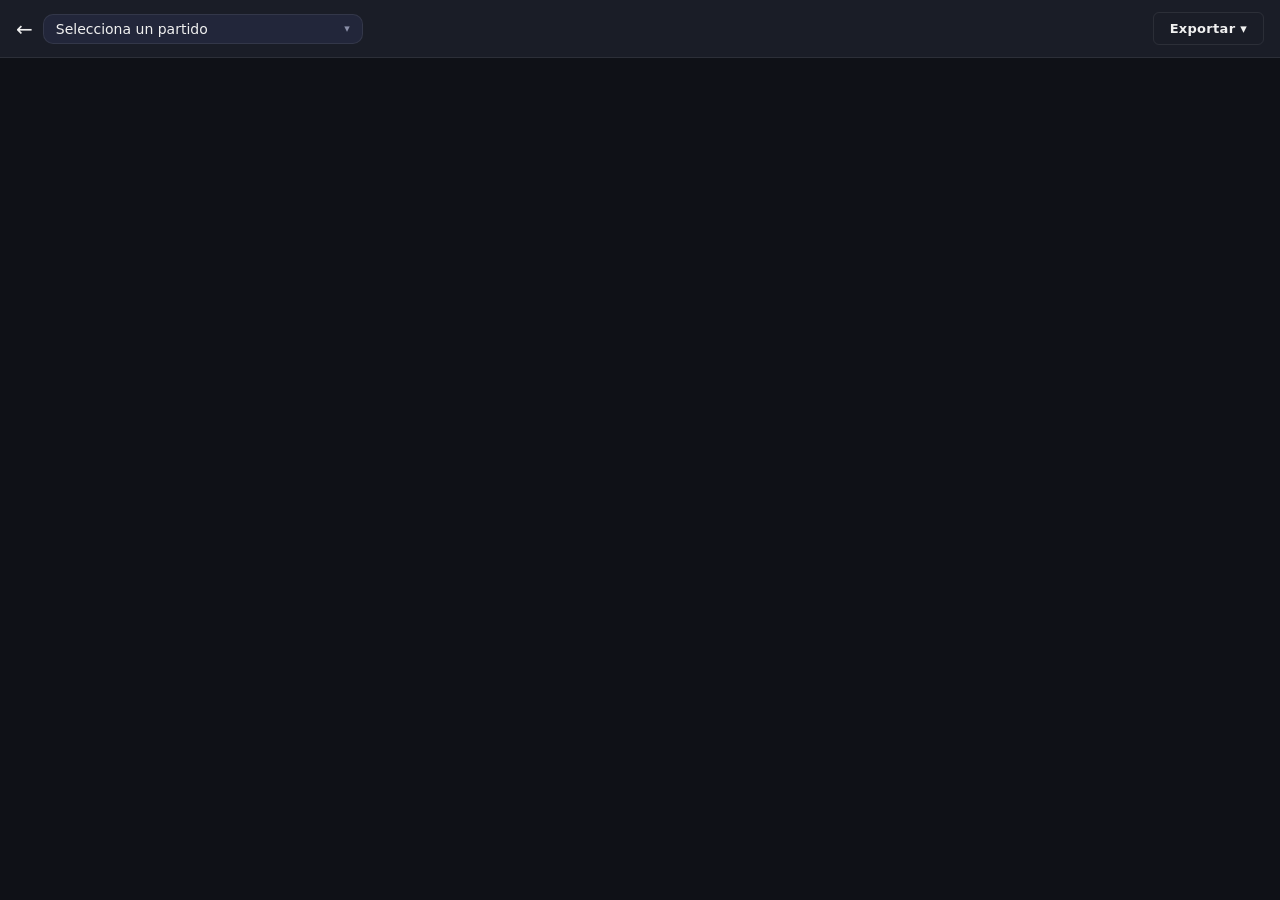
<file: report.html>
<!DOCTYPE html>
<html lang="es">
<head>
  <meta charset="UTF-8">
  <meta name="viewport" content="width=device-width, initial-scale=1.0, user-scalable=no">
  <title>Reporte — Player Participation</title>
  <link rel="stylesheet" href="styles.css">
  <style>
    /* ══════════════════════════════════════
       PAGE-SPECIFIC STYLES
    ══════════════════════════════════════ */

    /* ── HEADER ── */
    .report-header {
      display: flex;
      align-items: center;
      gap: 10px;
      padding: 10px 14px;
      background: var(--bg-panel);
      border-bottom: 1px solid var(--border);
      position: sticky;
      top: 0;
      z-index: 40;
      flex-shrink: 0;
    }
    .rh-back {
      width: 34px; height: 34px;
      display: flex; align-items: center; justify-content: center;
      background: none;
      border: 1px solid var(--border);
      border-radius: var(--radius-sm);
      color: var(--text-primary);
      font-size: 16px;
      cursor: pointer;
      flex-shrink: 0;
      -webkit-tap-highlight-color: transparent;
    }
    .rh-info { flex: 1; min-width: 0; }
    .rh-title {
      font-size: 17px; font-weight: 800;
      line-height: 1.1;
      white-space: nowrap; overflow: hidden; text-overflow: ellipsis;
    }
    .rh-sub {
      font-size: 11px; color: var(--text-muted);
      white-space: nowrap; overflow: hidden; text-overflow: ellipsis;
    }

    /* Export button + dropdown */
    .export-wrap { position: relative; flex-shrink: 0; }
    .export-btn {
      display: flex; align-items: center; gap: 5px;
      padding: 7px 12px;
      background: var(--accent);
      border: none; border-radius: var(--radius-sm);
      color: #fff; font-size: 13px; font-weight: 700;
      cursor: pointer;
      -webkit-tap-highlight-color: transparent;
    }
    .export-dropdown {
      position: absolute;
      top: calc(100% + 6px);
      right: 0;
      background: var(--bg-panel);
      border: 1px solid var(--border);
      border-radius: var(--radius-md);
      min-width: 180px;
      box-shadow: 0 8px 24px rgba(0,0,0,.4);
      z-index: 100;
      overflow: hidden;
    }
    .export-dropdown.hidden { display: none; }
    .export-opt {
      display: flex; align-items: center; gap: 10px;
      padding: 11px 14px;
      cursor: pointer;
      font-size: 13px;
      transition: background .1s;
      border: none; background: none;
      color: var(--text-primary);
      width: 100%; text-align: left;
      -webkit-tap-highlight-color: transparent;
    }
    .export-opt:hover { background: rgba(255,255,255,.06); }
    .export-opt + .export-opt { border-top: 1px solid var(--border); }

    /* ── GAME SELECTOR ── */
    .game-selector {
      padding: 20px 16px;
      max-width: 540px;
      margin: 0 auto;
    }
    .game-sel-title {
      font-size: 15px; font-weight: 700;
      margin-bottom: 14px;
    }
    .game-sel-row {
      display: flex; align-items: center; gap: 12px;
      padding: 12px 14px;
      background: var(--bg-card);
      border: 1px solid var(--border);
      border-radius: var(--radius-md);
      cursor: pointer;
      margin-bottom: 8px;
      -webkit-tap-highlight-color: transparent;
      transition: border-color .15s;
    }
    .game-sel-row:hover { border-color: var(--accent); }
    .game-sel-dot {
      width: 8px; height: 8px;
      border-radius: 50%;
      background: var(--accent);
      flex-shrink: 0;
    }
    .game-sel-name { font-size: 14px; font-weight: 600; }
    .game-sel-date { font-size: 11px; color: var(--text-muted); margin-top: 2px; }

    /* ── FILTERS BAR ── */
    .filters-bar {
      display: flex; align-items: center;
      gap: 10px; flex-wrap: wrap;
      padding: 10px 14px;
      background: var(--bg-panel);
      border-bottom: 1px solid var(--border);
      position: sticky;
      top: 57px;
      z-index: 30;
    }
    .filter-group { display: flex; gap: 0; }
    .filter-btn {
      padding: 5px 10px;
      font-size: 11px; font-weight: 800;
      letter-spacing: .3px;
      border: 1px solid var(--border);
      background: rgba(255,255,255,.04);
      color: var(--text-muted);
      cursor: pointer;
      -webkit-tap-highlight-color: transparent;
      transition: background .12s, color .12s;
    }
    .filter-btn:first-child { border-radius: var(--radius-sm) 0 0 var(--radius-sm); }
    .filter-btn:last-child  { border-radius: 0 var(--radius-sm) var(--radius-sm) 0; }
    .filter-btn:not(:first-child) { border-left: none; }
    .filter-btn.active {
      background: var(--accent);
      border-color: var(--accent);
      color: #fff;
    }
    .filter-label {
      font-size: 10px; font-weight: 700;
      text-transform: uppercase; letter-spacing: .5px;
      color: var(--text-muted);
      align-self: center;
    }

    /* ── MAIN CONTENT ── */
    .report-body {
      padding: 14px 14px 40px;
      max-width: 900px;
    }

    /* ── SUMMARY CARDS ── */
    .summary-grid {
      display: grid;
      grid-template-columns: repeat(4, 1fr);
      gap: 8px;
      margin-bottom: 20px;
    }
    .summary-card {
      background: var(--bg-card);
      border: 1px solid var(--border);
      border-radius: var(--radius-md);
      padding: 12px 10px;
      text-align: center;
    }
    .summary-card-value {
      font-size: 26px; font-weight: 900;
      line-height: 1.1;
    }
    .summary-card-label {
      font-size: 10px; font-weight: 700;
      text-transform: uppercase; letter-spacing: .5px;
      color: var(--text-muted);
      margin-top: 4px;
      line-height: 1.3;
    }

    /* ── SECTION HEADERS ── */
    .report-section-title {
      font-size: 13px; font-weight: 800;
      text-transform: uppercase; letter-spacing: .8px;
      color: var(--text-muted);
      margin: 22px 0 10px;
      display: flex; align-items: center; gap: 8px;
    }
    .report-section-title::after {
      content: '';
      flex: 1; height: 1px;
      background: var(--border);
    }

    /* ── TABLES ── */
    .report-table-wrap {
      overflow-x: auto;
      border-radius: var(--radius-md);
      border: 1px solid var(--border);
      -webkit-overflow-scrolling: touch;
    }
    .report-table {
      width: 100%;
      border-collapse: collapse;
      font-size: 13px;
      min-width: 460px;
    }
    .report-table th {
      background: rgba(255,255,255,.04);
      padding: 8px 10px;
      text-align: left;
      font-size: 10px;
      text-transform: uppercase;
      letter-spacing: .5px;
      color: var(--text-muted);
      font-weight: 700;
      border-bottom: 1px solid var(--border);
      white-space: nowrap;
      cursor: pointer;
      user-select: none;
      -webkit-user-select: none;
      -webkit-tap-highlight-color: transparent;
      position: sticky;
      top: 0;
      z-index: 2;
      transition: color .12s;
    }
    .report-table th:hover { color: var(--text-primary); }
    .report-table th.sort-active { color: var(--accent); }
    .sort-icon { font-size: 9px; margin-left: 3px; opacity: .7; }
    .report-table td {
      padding: 9px 10px;
      border-bottom: 1px solid var(--border);
      vertical-align: middle;
    }
    .report-table tr:last-child td { border-bottom: none; }

    /* Player row */
    .player-row { cursor: pointer; transition: background .1s; }
    .player-row:hover td { background: rgba(255,255,255,.025); }
    .player-row.expanded td { background: rgba(30,136,229,.07); }

    .player-cell { min-width: 140px; }
    .player-cell-name {
      font-size: 13px; font-weight: 600;
      display: flex; align-items: center; gap: 6px;
    }
    .player-num-badge {
      font-size: 11px; font-weight: 800;
      color: var(--accent);
      background: rgba(30,136,229,.12);
      padding: 1px 5px;
      border-radius: 4px;
    }
    .part-bar-wrap {
      height: 3px;
      background: rgba(255,255,255,.08);
      border-radius: 2px;
      margin-top: 4px;
      min-width: 80px;
    }
    .part-bar-fill {
      height: 100%;
      border-radius: 2px;
      background: var(--accent);
    }

    /* Grade cells */
    .grade-cell {
      text-align: center;
      font-weight: 700;
      font-size: 12px;
      border-radius: 3px;
    }
    .grade-cell.ghi  { background: rgba(67,160,71,.25);  color: #a5d6a7; }
    .grade-cell.glo  { background: rgba(67,160,71,.10);  color: #81c784; }
    .grade-cell.rhi  { background: rgba(229,57,53,.25);  color: #ef9a9a; }
    .grade-cell.rlo  { background: rgba(229,57,53,.10);  color: #e57373; }
    .grade-cell.zero { color: var(--text-muted); }
    .grade-cell.bold { font-weight: 900; font-size: 13px; }

    .avg-pos  { color: var(--success); }
    .avg-neg  { color: var(--danger); }
    .avg-zero { color: var(--text-muted); }

    /* ── EXPANDED PLAYER DETAIL ── */
    .detail-row td {
      padding: 0;
      background: rgba(30,136,229,.04) !important;
    }
    .detail-inner {
      padding: 12px 14px;
      border-top: 1px solid var(--border);
    }
    .detail-header {
      font-size: 13px; font-weight: 700;
      margin-bottom: 8px;
      display: flex; align-items: center; gap: 6px;
    }
    .detail-table-wrap {
      overflow-x: auto;
      max-height: 260px;
      overflow-y: auto;
      border-radius: var(--radius-sm);
      border: 1px solid var(--border);
      -webkit-overflow-scrolling: touch;
    }
    .detail-table {
      width: 100%;
      border-collapse: collapse;
      font-size: 11px;
      min-width: 400px;
    }
    .detail-table th {
      background: rgba(255,255,255,.04);
      padding: 5px 8px;
      font-size: 9px; text-transform: uppercase;
      letter-spacing: .4px; color: var(--text-muted);
      font-weight: 700;
      border-bottom: 1px solid var(--border);
      position: sticky; top: 0; z-index: 1;
    }
    .detail-table td {
      padding: 6px 8px;
      border-bottom: 1px solid rgba(255,255,255,.05);
      text-align: center;
    }
    .detail-table td:first-child { text-align: left; }
    .detail-table tr:last-child td { border-bottom: none; }
    .detail-table tr { cursor: pointer; transition: background .1s; }
    .detail-table tr:hover td { background: rgba(255,255,255,.04); }
    .detail-avg-row td {
      font-weight: 800;
      font-size: 11px;
      background: rgba(255,255,255,.04) !important;
      border-top: 1px solid var(--border);
    }

    /* ── TIMELINE ── */
    .timeline-section { margin-top: 20px; }
    .timeline-wrap {
      overflow-x: auto;
      -webkit-overflow-scrolling: touch;
      padding-bottom: 6px;
    }
    .timeline-inner {
      display: flex;
      align-items: flex-start;
      gap: 0;
      min-width: max-content;
      padding: 8px 4px 4px;
    }
    .timeline-quarter {
      display: flex;
      flex-direction: column;
      align-items: flex-start;
      margin-right: 16px;
    }
    .timeline-q-label {
      font-size: 10px; font-weight: 800;
      text-transform: uppercase; letter-spacing: .6px;
      color: var(--text-muted);
      margin-bottom: 8px;
      padding-left: 2px;
    }
    .timeline-dots {
      display: flex; gap: 6px; flex-wrap: wrap;
      max-width: 320px;
    }
    .tl-dot {
      width: 28px; height: 28px;
      border-radius: 50%;
      display: flex; align-items: center; justify-content: center;
      font-size: 9px; font-weight: 800;
      cursor: pointer;
      -webkit-tap-highlight-color: transparent;
      transition: transform .1s, box-shadow .1s;
      flex-shrink: 0;
    }
    .tl-dot:active { transform: scale(.9); }
    .tl-dot.graded {
      background: var(--accent);
      color: #fff;
      box-shadow: 0 2px 6px rgba(30,136,229,.4);
    }
    .tl-dot.ungraded {
      background: rgba(255,255,255,.1);
      color: var(--text-muted);
      border: 1px solid rgba(255,255,255,.1);
    }
    .tl-dot.current {
      box-shadow: 0 0 0 2px #fff, 0 0 0 4px var(--accent);
    }
    .timeline-counter {
      font-size: 12px; color: var(--text-muted);
      margin-top: 10px;
    }
    .timeline-counter strong { color: var(--text-primary); }

    /* ── EMPTY STATE ── */
    .report-empty {
      text-align: center;
      padding: 3rem 1.5rem;
      color: var(--text-muted);
    }
    .report-empty-icon { font-size: 40px; margin-bottom: 10px; opacity: .4; }

    /* ── TOAST ── */
    .toast { bottom: 16px; }

    /* ── EXPORT OPTION ── */
    .export-option {
      display: block;
      width: 100%;
      padding: 10px 16px;
      text-align: left;
      background: transparent;
      border: none;
      color: var(--text-primary);
      font-size: 13px;
      cursor: pointer;
    }
    .export-option:hover {
      background: var(--bg-card);
    }

    /* Print-only detail rows — hidden on screen, shown by @media print */
    .print-detail { display: none; }

    /* ══════════════════════════════════════
       PRINT STYLES
    ══════════════════════════════════════ */
    @media print {
      .report-header .export-wrap,
      .filters-bar,
      .timeline-section,
      .toast,
      .part-bar-wrap,
      .player-row .expand-icon { display: none !important; }

      html, body {
        background: #fff !important;
        color: #000 !important;
        font-size: 12px;
        overflow: visible !important;
        height: auto !important;
      }

      .report-header {
        position: static !important;
        border-bottom: 2px solid #000;
        background: #fff !important;
        color: #000 !important;
        padding: 8px 0 8px;
        margin-bottom: 12px;
      }
      .rh-back { display: none !important; }
      .rh-title, .rh-sub { color: #000 !important; }

      .report-body { padding: 0; max-width: 100%; }

      .summary-grid {
        grid-template-columns: repeat(4, 1fr);
        gap: 6px;
        margin-bottom: 14px;
      }
      .summary-card {
        background: #f5f5f5 !important;
        border: 1px solid #ccc !important;
        border-radius: 4px;
        color: #000 !important;
      }
      .summary-card-value { font-size: 20px; color: #000 !important; }
      .summary-card-label { color: #555 !important; }

      .report-section-title {
        color: #000 !important;
        font-size: 11px;
        margin: 14px 0 6px;
      }
      .report-section-title::after { background: #000; }

      .report-table-wrap {
        border: 1px solid #ccc !important;
        border-radius: 0;
        overflow: visible !important;
      }
      .report-table {
        min-width: auto !important;
        page-break-inside: avoid;
      }
      .report-table th {
        background: #f0f0f0 !important;
        color: #333 !important;
        border: 1px solid #ccc !important;
        padding: 4px 6px;
        font-size: 9px;
        position: static !important;
      }
      .report-table td {
        border: 1px solid #ddd !important;
        padding: 4px 6px;
        color: #000 !important;
      }
      .player-cell-name { color: #000 !important; }
      .player-num-badge { background: #e8f0fe !important; color: #1a56db !important; }

      .grade-cell.ghi  { background: #d4edda !important; color: #155724 !important; }
      .grade-cell.glo  { background: #e9f7ea !important; color: #1e7e34 !important; }
      .grade-cell.rhi  { background: #f8d7da !important; color: #721c24 !important; }
      .grade-cell.rlo  { background: #fde8e9 !important; color: #a02020 !important; }
      .grade-cell.zero { color: #666 !important; }

      .detail-row { display: none !important; }
      .player-row.expanded td { background: #fff !important; }

      /* Page breaks */
      .pb-before { page-break-before: always; }

      /* Print: show all detail rows (special print-only expansion) */
      .print-detail { display: table-row !important; }
      .print-detail td {
        background: #fafafa !important;
        padding: 0 !important;
      }
      .print-detail .detail-inner { padding: 6px 10px; }
      .print-detail .detail-table-wrap {
        max-height: none !important;
        overflow: visible !important;
        border: 1px solid #ccc;
      }
      .print-detail .detail-table th { background: #f0f0f0 !important; color: #333 !important; }
      .print-detail .detail-table td { color: #000 !important; }
    }
  </style>
</head>
<body>

<!-- ══════════════════════════════════
     HEADER
══════════════════════════════════ -->
<div id="report-header" style="
  display: flex;
  align-items: center;
  justify-content: space-between;
  padding: 0.75rem 1rem;
  background: var(--bg-panel);
  border-bottom: 1px solid var(--border);
  gap: 12px;
  position: sticky;
  top: 0;
  z-index: 40;
  flex-shrink: 0;
">
  <!-- Izquierda: flecha + selector -->
  <div style="display: flex; align-items: center; gap: 10px; flex: 1; min-width: 0;">
    <a href="index.html" style="color: var(--text-primary); text-decoration: none;
       font-size: 20px; flex-shrink: 0;">←</a>

    <div style="position: relative; flex: 1; min-width: 0;">
      <button id="btn-game-selector" onclick="toggleGameDropdown()" style="
        display: flex;
        align-items: center;
        gap: 8px;
        background: var(--bg-card);
        border: 1px solid var(--border);
        border-radius: var(--radius-md);
        padding: 6px 12px;
        color: var(--text-primary);
        cursor: pointer;
        width: 100%;
        max-width: 320px;
        text-align: left;
      ">
        <span id="selected-game-label" style="
          font-size: 14px;
          font-weight: 500;
          white-space: nowrap;
          overflow: hidden;
          text-overflow: ellipsis;
          flex: 1;
        ">Selecciona un partido</span>
        <span style="font-size: 11px; color: var(--text-muted); flex-shrink: 0;">▾</span>
      </button>

      <!-- Dropdown de partidos -->
      <div id="game-dropdown" style="
        display: none;
        position: absolute;
        top: calc(100% + 4px);
        left: 0;
        min-width: 100%;
        max-width: 360px;
        background: var(--bg-panel);
        border: 1px solid var(--border);
        border-radius: var(--radius-md);
        z-index: 50;
        overflow: hidden;
        box-shadow: 0 8px 24px rgba(0,0,0,0.4);
      ">
        <!-- poblado dinámicamente -->
      </div>
    </div>
  </div>

  <!-- Derecha: botón exportar -->
  <div style="position: relative; flex-shrink: 0;" class="export-wrap">
    <button onclick="toggleExportMenu()" class="btn btn-ghost" style="font-size: 13px;">
      Exportar ▾
    </button>
    <div id="export-menu" style="display:none; position:absolute; right:0; top:calc(100% + 4px);
      background: var(--bg-panel); border: 1px solid var(--border);
      border-radius: var(--radius-md); z-index: 50; min-width: 180px;
      overflow: hidden;">
      <button onclick="exportPDF()"   class="export-option">📄 Descargar PDF</button>
      <button onclick="exportCSV()"   class="export-option">📊 Descargar CSV</button>
      <button onclick="shareReport()" class="export-option">📤 Compartir</button>
    </div>
  </div>
</div>

<!-- ══════════════════════════════════
     FILTERS BAR
══════════════════════════════════ -->
<div class="filters-bar hidden" id="filters-bar">
  <span class="filter-label">Unidad:</span>
  <div class="filter-group">
    <button class="filter-btn" id="fu-ofe"  onclick="setUnitFilter('OFE')">OFE</button>
    <button class="filter-btn" id="fu-def"  onclick="setUnitFilter('DEF')">DEF</button>
    <button class="filter-btn" id="fu-st"   onclick="setUnitFilter('ST')">ST</button>
    <button class="filter-btn active" id="fu-all" onclick="setUnitFilter('all')">Todos</button>
  </div>
  <span class="filter-label" style="margin-left:6px">Q:</span>
  <div class="filter-group">
    <button class="filter-btn" id="fq-1"   onclick="setQuarterFilter('1')">1</button>
    <button class="filter-btn" id="fq-2"   onclick="setQuarterFilter('2')">2</button>
    <button class="filter-btn" id="fq-3"   onclick="setQuarterFilter('3')">3</button>
    <button class="filter-btn" id="fq-4"   onclick="setQuarterFilter('4')">4</button>
    <button class="filter-btn active" id="fq-all" onclick="setQuarterFilter('all')">Todos</button>
  </div>
</div>

<!-- ══════════════════════════════════
     REPORT BODY
══════════════════════════════════ -->
<div class="report-body" id="report-body">

  <!-- Game selector shown when no game is selected -->
  <div id="game-selector" class="game-selector hidden">
    <div class="game-sel-title">Selecciona un partido</div>
    <div id="game-sel-list"></div>
  </div>

  <!-- Report content (hidden until game is selected) -->
  <div id="report-content" class="hidden">

    <!-- ── SECTION 1: SUMMARY ── -->
    <div class="summary-grid" id="summary-grid">
      <!-- Rendered by JS -->
    </div>

    <!-- ── SECTION 2: PARTICIPATION ── -->
    <div class="report-section-title">Participación por jugador</div>
    <div class="report-table-wrap">
      <table class="report-table" id="participation-table">
        <thead>
          <tr>
            <th onclick="sortBy('name')"    id="th-name">Jugador <span class="sort-icon" id="si-name"></span></th>
            <th onclick="sortBy('position')"id="th-position">Pos <span class="sort-icon" id="si-position"></span></th>
            <th onclick="sortBy('snaps')"   id="th-snaps">Snaps <span class="sort-icon" id="si-snaps">▼</span></th>
            <th onclick="sortBy('pct')"     id="th-pct">% Part <span class="sort-icon" id="si-pct"></span></th>
            <th onclick="sortBy('avg')"     id="th-avg">Avg Grade <span class="sort-icon" id="si-avg"></span></th>
          </tr>
        </thead>
        <tbody id="participation-tbody">
          <!-- Rendered by JS -->
        </tbody>
      </table>
    </div>

    <!-- ── SECTION 3: GRADES BY CATEGORY ── -->
    <div class="report-section-title pb-before">Grades por categoría</div>
    <div class="report-table-wrap">
      <table class="report-table" id="grades-table">
        <thead>
          <tr>
            <th onclick="sortGrades('name')"     id="gth-name">Jugador <span class="sort-icon" id="gsi-name"></span></th>
            <th onclick="sortGrades('asig')"     id="gth-asig">Asig <span class="sort-icon" id="gsi-asig"></span></th>
            <th onclick="sortGrades('ejec')"     id="gth-ejec">Ejec <span class="sort-icon" id="gsi-ejec"></span></th>
            <th onclick="sortGrades('decis')"    id="gth-decis">Decis <span class="sort-icon" id="gsi-decis"></span></th>
            <th onclick="sortGrades('impacto')"  id="gth-impacto">Impacto <span class="sort-icon" id="gsi-impacto"></span></th>
            <th onclick="sortGrades('disc')"     id="gth-disc">Disc <span class="sort-icon" id="gsi-disc"></span></th>
            <th onclick="sortGrades('total')"    id="gth-total">Total <span class="sort-icon" id="gsi-total"></span></th>
          </tr>
        </thead>
        <tbody id="grades-tbody">
          <!-- Rendered by JS -->
        </tbody>
      </table>
    </div>

    <!-- ── SECTION 5: TIMELINE ── -->
    <div class="report-section-title timeline-section">Timeline de jugadas</div>
    <div class="timeline-wrap">
      <div class="timeline-inner" id="timeline-inner"></div>
    </div>
    <div class="timeline-counter" id="timeline-counter"></div>

  </div><!-- /report-content -->

</div><!-- /report-body -->

<!-- ══════════════════════════════════
     TOAST
══════════════════════════════════ -->
<div class="toast" id="toast"></div>

<!-- ══════════════════════════════════
     SCRIPTS
══════════════════════════════════ -->
<script src="app.js"></script>
<script>
'use strict';

/* ═══════════════════════════════════════════════════
   STATE
═══════════════════════════════════════════════════ */
let currentGame     = null;
let plays           = [];
let roster          = [];
let activeUnit      = 'all';
let activeQuarter   = 'all';
let expandedPlayerId = null;
let sortColumn      = 'snaps';
let sortDir         = 'desc';
let gradesSortCol   = 'total';
let gradesSortDir   = 'desc';

/* ═══════════════════════════════════════════════════
   INIT
═══════════════════════════════════════════════════ */
window.onload = () => {
  roster = getRoster();

  // Prioridad 1: parámetro ?game= en URL
  const params = new URLSearchParams(window.location.search);
  const gameIdFromUrl = params.get('game');

  // Prioridad 2: partido activo en sessionStorage
  const gameFromSession = getCurrentGame();

  // Prioridad 3: partido más reciente
  const allGames = getGames().sort((a, b) => new Date(b.date) - new Date(a.date));
  const latestGame = allGames[0] || null;

  if (gameIdFromUrl) {
    currentGame = getGame(gameIdFromUrl);
  } else if (gameFromSession) {
    currentGame = gameFromSession;
  } else if (latestGame) {
    currentGame = latestGame;
  }

  if (currentGame) {
    plays = getPlays(currentGame.id);
    setCurrentGame(currentGame.id);
  }

  updateGameLabel();

  if (!currentGame) {
    showGameSelector();
    return;
  }

  document.getElementById('filters-bar').classList.remove('hidden');
  document.getElementById('report-content').classList.remove('hidden');
  renderAll();
};

/* ═══════════════════════════════════════════════════
   GAME SELECTOR
═══════════════════════════════════════════════════ */
function showGameSelector() {
  document.getElementById('filters-bar').classList.add('hidden');
  document.getElementById('report-content').innerHTML = `
    <div style="display: flex; flex-direction: column; align-items: center;
                justify-content: center; height: 60vh; gap: 1rem;
                color: var(--text-muted);">
      <div style="font-size: 48px;">📊</div>
      <p style="margin: 0; font-size: 15px;">Sin partidos registrados</p>
      <a href="index.html" class="btn btn-primary">
        Ir a partidos
      </a>
    </div>
  `;
}

function selectGame(gameId) {
  // Cerrar dropdown
  document.getElementById('game-dropdown').style.display = 'none';

  // Cargar nuevo partido
  currentGame = getGame(gameId);
  setCurrentGame(gameId);
  plays = getPlays(gameId);

  // Actualizar label del botón
  updateGameLabel();

  // Actualizar URL sin recargar la página
  const url = new URL(window.location);
  url.searchParams.set('game', gameId);
  window.history.pushState({}, '', url);

  // Recalcular y rerenderizar todo el reporte
  renderAll();
}

function updateGameLabel() {
  const label = document.getElementById('selected-game-label');
  if (!currentGame) {
    label.textContent = 'Selecciona un partido';
    return;
  }
  const games = getGames();
  const total = games.length;
  const index = games
    .sort((a, b) => new Date(b.date) - new Date(a.date))
    .findIndex(g => g.id === currentGame.id) + 1;

  label.textContent = `${currentGame.name || `vs ${currentGame.opponent}`}  (${index}/${total})`;
}

function toggleGameDropdown() {
  const dropdown = document.getElementById('game-dropdown');
  const isOpen = dropdown.style.display === 'block';

  if (isOpen) {
    dropdown.style.display = 'none';
    return;
  }

  // Poblar lista de partidos
  const games = getGames().sort((a, b) => new Date(b.date) - new Date(a.date));

  if (!games.length) {
    dropdown.innerHTML = `
      <div style="padding: 12px 16px; font-size: 13px; color: var(--text-muted);">
        Sin partidos registrados
      </div>`;
  } else {
    dropdown.innerHTML = games.map(g => {
      const isActive = currentGame && currentGame.id === g.id;
      const plays = getPlays(g.id);
      const graded = plays.filter(p =>
        p.lineup && Object.keys(p.lineup).length > 0).length;

      return `
        <button onclick="selectGame('${g.id}')" style="
          display: flex;
          flex-direction: column;
          width: 100%;
          padding: 10px 16px;
          text-align: left;
          background: ${isActive ? 'var(--bg-card)' : 'transparent'};
          border: none;
          border-bottom: 1px solid var(--border);
          cursor: pointer;
          gap: 2px;
        ">
          <div style="display: flex; align-items: center; justify-content: space-between;">
            <span style="font-size: 14px; font-weight: 500; color: var(--text-primary);">
              ${g.name || `vs ${g.opponent}`}
            </span>
            ${isActive ? '<span style="font-size: 11px; color: var(--accent);">● actual</span>' : ''}
          </div>
          <div style="display: flex; gap: 8px; align-items: center;">
            <span style="font-size: 12px; color: var(--text-muted);">
              ${formatDate(g.date)}
            </span>
            <span style="font-size: 12px; color: var(--text-muted);">•</span>
            <span style="font-size: 12px; color: var(--text-muted);">
              ${graded} / ${plays.length} gradeadas
            </span>
            <span style="
              font-size: 10px; padding: 1px 6px; border-radius: 4px;
              background: ${g.status === 'complete' ? 'rgba(67,160,71,0.2)' : 'rgba(251,140,0,0.2)'};
              color: ${g.status === 'complete' ? 'var(--success)' : 'var(--warn)'};
            ">
              ${g.status === 'complete' ? 'Completo' : 'En progreso'}
            </span>
          </div>
        </button>`;
    }).join('');
  }

  dropdown.style.display = 'block';
}

// Cerrar dropdown al tocar fuera
document.addEventListener('click', e => {
  const dropdown = document.getElementById('game-dropdown');
  const btn = document.getElementById('btn-game-selector');
  if (dropdown && btn && !dropdown.contains(e.target) && !btn.contains(e.target)) {
    dropdown.style.display = 'none';
  }
});

/* ═══════════════════════════════════════════════════
   HEADER
═══════════════════════════════════════════════════ */
function renderHeader() {
  const rival = currentGame.opponent
    ? `${localStorage.getItem('pp_team_name') || 'Local'} vs ${currentGame.opponent}`
    : currentGame.name;
  document.getElementById('rh-title').textContent = rival;
  const sub = [
    currentGame.date ? formatDate(currentGame.date) : '',
    plays.length ? `${plays.length} jugadas` : '',
  ].filter(Boolean).join(' • ');
  document.getElementById('rh-sub').textContent = sub;
  document.title = `Reporte — ${rival}`;
}

/* ═══════════════════════════════════════════════════
   FILTERS
═══════════════════════════════════════════════════ */
function setUnitFilter(unit) {
  activeUnit = unit;
  ['ofe','def','st','all'].forEach(k => {
    document.getElementById(`fu-${k}`).classList.toggle('active', k === unit.toLowerCase());
  });
  expandedPlayerId = null;
  renderAll();
}

function setQuarterFilter(q) {
  activeQuarter = q;
  ['1','2','3','4','all'].forEach(k => {
    document.getElementById(`fq-${k}`).classList.toggle('active', k === q);
  });
  expandedPlayerId = null;
  renderAll();
}

/* ═══════════════════════════════════════════════════
   FILTERED PLAYS
═══════════════════════════════════════════════════ */
function getFilteredPlays() {
  return plays.filter(p => {
    if (activeUnit !== 'all' && p.unit && p.unit !== activeUnit) return false;
    if (activeQuarter !== 'all' && p.quarter && String(p.quarter) !== activeQuarter) return false;
    return true;
  });
}

/* ═══════════════════════════════════════════════════
   COMPUTE PLAYER STATS
═══════════════════════════════════════════════════ */
const GRADE_CATS = ['asignacion','ejecucion','decision','impacto','disciplina'];

function computePlayerStats() {
  const filtered = getFilteredPlays();
  const statsMap  = {};  // playerId → stats object

  for (const play of filtered) {
    if (!play.lineup) continue;
    for (const [posId, playerId] of Object.entries(play.lineup)) {
      if (!playerId) continue;
      if (!statsMap[playerId]) {
        statsMap[playerId] = {
          snaps: 0,
          gradeVals: { asignacion:[], ejecucion:[], decision:[], impacto:[], disciplina:[] },
        };
      }
      statsMap[playerId].snaps++;

      // Collect grades
      if (play.grades && play.grades[playerId]) {
        const g = play.grades[playerId];
        for (const cat of GRADE_CATS) {
          if (g[cat] !== undefined && g[cat] !== null) {
            statsMap[playerId].gradeVals[cat].push(g[cat]);
          }
        }
      }
    }
  }

  const totalPlays = filtered.length || 1;
  const result = [];

  for (const player of roster) {
    // Filter by unit if set
    if (activeUnit !== 'all' && player.unit !== activeUnit) continue;

    const st = statsMap[player.id];
    if (!st || st.snaps === 0) continue;

    const avgs = {};
    let allVals = [];
    for (const cat of GRADE_CATS) {
      const vals = st.gradeVals[cat];
      avgs[cat] = vals.length > 0 ? avg(vals) : null;
      allVals = allVals.concat(vals);
    }
    const avgTotal = allVals.length > 0 ? avg(allVals) : null;

    result.push({
      id:             player.id,
      number:         player.number,
      name:           player.name,
      position:       player.position || '',
      unit:           player.unit || '',
      snaps:          st.snaps,
      participationPct: Math.round((st.snaps / totalPlays) * 100),
      avgAsig:    avgs.asignacion,
      avgEjec:    avgs.ejecucion,
      avgDecis:   avgs.decision,
      avgImpacto: avgs.impacto,
      avgDisc:    avgs.disciplina,
      avgTotal,
    });
  }

  return result;
}

function avg(arr) {
  if (!arr.length) return null;
  return arr.reduce((a, b) => a + b, 0) / arr.length;
}

/* ═══════════════════════════════════════════════════
   COMPUTE SUMMARY
═══════════════════════════════════════════════════ */
function computeSummary(stats) {
  const filtered = getFilteredPlays();
  const totalPlays = filtered.length;
  const activePlayers = stats.length;
  const avgSnaps = activePlayers > 0
    ? (stats.reduce((s, p) => s + p.snaps, 0) / activePlayers)
    : 0;

  // Global grade average (all grade values across all filtered plays)
  let allGradeVals = [];
  for (const play of filtered) {
    if (!play.grades || !play.lineup) continue;
    for (const playerId of Object.values(play.lineup)) {
      if (!playerId || !play.grades[playerId]) continue;
      const g = play.grades[playerId];
      for (const cat of GRADE_CATS) {
        if (g[cat] !== undefined && g[cat] !== null) {
          allGradeVals.push(g[cat]);
        }
      }
    }
  }
  const globalAvg = allGradeVals.length > 0 ? avg(allGradeVals) : null;

  return { totalPlays, activePlayers, avgSnaps, globalAvg };
}

/* ═══════════════════════════════════════════════════
   RENDER ALL
═══════════════════════════════════════════════════ */
function renderAll() {
  const stats = computePlayerStats();
  const summary = computeSummary(stats);
  renderSummaryCards(summary);
  renderParticipationTable(stats);
  renderGradesTable(stats);
  renderTimeline();
}

/* ═══════════════════════════════════════════════════
   SUMMARY CARDS
═══════════════════════════════════════════════════ */
function renderSummaryCards(summary) {
  const { totalPlays, activePlayers, avgSnaps, globalAvg } = summary;

  const avgGradeDisp = globalAvg !== null
    ? `<span class="${globalAvg > 0 ? 'avg-pos' : globalAvg < 0 ? 'avg-neg' : 'avg-zero'}">${fmtGrade(globalAvg)}</span>`
    : '<span style="color:var(--text-muted)">—</span>';

  document.getElementById('summary-grid').innerHTML = `
    <div class="summary-card">
      <div class="summary-card-value">${totalPlays}</div>
      <div class="summary-card-label">Jugadas</div>
    </div>
    <div class="summary-card">
      <div class="summary-card-value">${activePlayers}</div>
      <div class="summary-card-label">Jugadores activos</div>
    </div>
    <div class="summary-card">
      <div class="summary-card-value">${activePlayers > 0 ? avgSnaps.toFixed(1) : '—'}</div>
      <div class="summary-card-label">Snaps promedio</div>
    </div>
    <div class="summary-card">
      <div class="summary-card-value">${avgGradeDisp}</div>
      <div class="summary-card-label">Grade promedio</div>
    </div>`;
}

/* ═══════════════════════════════════════════════════
   PARTICIPATION TABLE
═══════════════════════════════════════════════════ */
function sortBy(col) {
  if (sortColumn === col) sortDir = sortDir === 'asc' ? 'desc' : 'asc';
  else { sortColumn = col; sortDir = col === 'name' ? 'asc' : 'desc'; }
  renderParticipationTable(computePlayerStats());
}

function sortStats(stats, col, dir) {
  return [...stats].sort((a, b) => {
    let av, bv;
    switch (col) {
      case 'name':     av = a.name;     bv = b.name;     break;
      case 'position': av = a.position; bv = b.position; break;
      case 'snaps':    av = a.snaps;    bv = b.snaps;    break;
      case 'pct':      av = a.participationPct; bv = b.participationPct; break;
      case 'avg':      av = a.avgTotal ?? -99;  bv = b.avgTotal ?? -99;  break;
      default:         av = a.snaps;    bv = b.snaps;
    }
    if (typeof av === 'string') {
      return dir === 'asc' ? av.localeCompare(bv) : bv.localeCompare(av);
    }
    return dir === 'asc' ? av - bv : bv - av;
  });
}

function renderParticipationTable(stats) {
  if (!stats) stats = computePlayerStats();
  const sorted = sortStats(stats, sortColumn, sortDir);
  updateSortIcons('si', sortColumn, sortDir, ['name','position','snaps','pct','avg']);

  if (!sorted.length) {
    document.getElementById('participation-tbody').innerHTML =
      `<tr><td colspan="5" style="text-align:center;color:var(--text-muted);padding:20px">Sin datos para los filtros seleccionados</td></tr>`;
    return;
  }

  const filtered = getFilteredPlays();
  const totalPlays = filtered.length;

  let html = '';
  for (const p of sorted) {
    const isExpanded = expandedPlayerId === p.id;
    const avgDisp    = p.avgTotal !== null ? fmtGrade(p.avgTotal) : '—';
    const avgCls     = p.avgTotal !== null ? (p.avgTotal > 0 ? 'avg-pos' : p.avgTotal < 0 ? 'avg-neg' : 'avg-zero') : '';
    const arrow      = p.avgTotal !== null ? (p.avgTotal > 0 ? ' ▲' : p.avgTotal < 0 ? ' ▼' : '') : '';
    const pct        = Math.min(100, p.participationPct);

    html += `
      <tr class="player-row${isExpanded ? ' expanded' : ''}" onclick="togglePlayerDetail('${p.id}')">
        <td class="player-cell">
          <div class="player-cell-name">
            <span class="player-num-badge">#${esc(p.number)}</span>
            ${esc(p.name)}
            <span class="expand-icon" style="margin-left:auto;color:var(--text-muted);font-size:10px">${isExpanded ? '▲' : '▼'}</span>
          </div>
          <div class="part-bar-wrap"><div class="part-bar-fill" style="width:${pct}%"></div></div>
        </td>
        <td style="color:var(--text-muted);font-size:12px">${esc(p.position)}</td>
        <td style="font-weight:700">${p.snaps}</td>
        <td style="font-weight:600">${p.participationPct}%</td>
        <td class="${avgCls}" style="font-weight:700">${avgDisp}${arrow}</td>
      </tr>`;

    // Expanded detail
    if (isExpanded) {
      html += buildPlayerDetailRow(p, totalPlays);
    }
    // Print-only version (always present, hidden by CSS in screen)
    html += buildPlayerDetailRow(p, totalPlays, true);
  }

  document.getElementById('participation-tbody').innerHTML = html;
}

function togglePlayerDetail(playerId) {
  expandedPlayerId = expandedPlayerId === playerId ? null : playerId;
  renderParticipationTable();
}

function buildPlayerDetailRow(p, totalPlays, printOnly = false) {
  const filtered = getFilteredPlays();
  const playerPlays = filtered
    .map((play, idx) => ({ play, origIdx: plays.indexOf(play), idx }))
    .filter(({ play }) => play.lineup && play.lineup && Object.values(play.lineup).includes(p.id));

  if (!playerPlays.length) {
    return `<tr class="${printOnly ? 'print-detail' : 'detail-row'}${printOnly ? '' : ''}"><td colspan="5"><div class="detail-inner"><span style="color:var(--text-muted);font-size:12px">Sin snaps en esta selección</span></div></td></tr>`;
  }

  // Per-play grade rows
  let rowsHtml = '';
  const catAvgs = { asignacion:[], ejecucion:[], decision:[], impacto:[], disciplina:[] };

  for (const { play, origIdx } of playerPlays) {
    const g = (play.grades && play.grades[p.id]) ? play.grades[p.id] : {};
    for (const cat of GRADE_CATS) {
      if (g[cat] !== undefined && g[cat] !== null) catAvgs[cat].push(g[cat]);
    }

    const playNum = play.playNumber || (origIdx + 1);
    const q       = play.quarter  ? `Q${play.quarter}` : '—';
    const dn      = play.down && play.toFirst ? `${play.down}&${play.toFirst}` : (play.down || '—');
    const form    = play.formation ? esc(play.formation) : '—';
    const catCells = GRADE_CATS.map(cat => {
      const v = g[cat];
      if (v === undefined || v === null) return `<td style="color:var(--text-muted)">—</td>`;
      const sign = v > 0 ? '+' : '';
      const cls  = v > 0 ? 'avg-pos' : v < 0 ? 'avg-neg' : 'avg-zero';
      return `<td class="${cls}" style="font-weight:700">${sign}${v}</td>`;
    }).join('');

    rowsHtml += `
      <tr onclick="goToPlay(${origIdx})" title="Ir a jugada ${playNum}">
        <td style="color:var(--text-muted)">${playNum}</td>
        <td style="color:var(--text-muted)">${q}</td>
        <td style="color:var(--text-muted)">${dn}</td>
        <td>${form}</td>
        ${catCells}
      </tr>`;
  }

  // Average row
  const avgCells = GRADE_CATS.map(cat => {
    const vals = catAvgs[cat];
    if (!vals.length) return `<td style="color:var(--text-muted)">—</td>`;
    const a = avg(vals);
    const sign = a > 0 ? '+' : '';
    const cls  = a > 0 ? 'avg-pos' : a < 0 ? 'avg-neg' : 'avg-zero';
    return `<td class="${cls}">${sign}${a.toFixed(1)}</td>`;
  }).join('');

  const trClass = printOnly ? 'print-detail' : 'detail-row';
  return `
    <tr class="${trClass}">
      <td colspan="5">
        <div class="detail-inner">
          <div class="detail-header">
            ▾ #${esc(p.number)} ${esc(p.name)} — ${esc(p.position)} — ${playerPlays.length} snaps
          </div>
          <div class="detail-table-wrap">
            <table class="detail-table">
              <thead>
                <tr>
                  <th>#</th><th>Q</th><th>Down</th><th>Formation</th>
                  <th>Asig</th><th>Ejec</th><th>Decis</th><th>Imp</th><th>Disc</th>
                </tr>
              </thead>
              <tbody>
                ${rowsHtml}
                <tr class="detail-avg-row">
                  <td colspan="4" style="text-align:right;color:var(--text-muted)">Promedio</td>
                  ${avgCells}
                </tr>
              </tbody>
            </table>
          </div>
        </div>
      </td>
    </tr>`;
}

/* ═══════════════════════════════════════════════════
   GRADES TABLE
═══════════════════════════════════════════════════ */
function sortGrades(col) {
  if (gradesSortCol === col) gradesSortDir = gradesSortDir === 'asc' ? 'desc' : 'asc';
  else { gradesSortCol = col; gradesSortDir = col === 'name' ? 'asc' : 'desc'; }
  renderGradesTable();
}

function renderGradesTable(stats) {
  if (!stats) stats = computePlayerStats();
  updateSortIcons('gsi', gradesSortCol, gradesSortDir,
    ['name','asig','ejec','decis','impacto','disc','total']);

  const sorted = [...stats].sort((a, b) => {
    const map = {
      name:    [a.name, b.name],
      asig:    [a.avgAsig    ?? -99, b.avgAsig    ?? -99],
      ejec:    [a.avgEjec    ?? -99, b.avgEjec    ?? -99],
      decis:   [a.avgDecis   ?? -99, b.avgDecis   ?? -99],
      impacto: [a.avgImpacto ?? -99, b.avgImpacto ?? -99],
      disc:    [a.avgDisc    ?? -99, b.avgDisc    ?? -99],
      total:   [a.avgTotal   ?? -99, b.avgTotal   ?? -99],
    };
    const [av, bv] = map[gradesSortCol] ?? [a.avgTotal ?? -99, b.avgTotal ?? -99];
    if (typeof av === 'string') {
      return gradesSortDir === 'asc' ? av.localeCompare(bv) : bv.localeCompare(av);
    }
    return gradesSortDir === 'asc' ? av - bv : bv - av;
  });

  if (!sorted.length) {
    document.getElementById('grades-tbody').innerHTML =
      `<tr><td colspan="7" style="text-align:center;color:var(--text-muted);padding:20px">Sin datos</td></tr>`;
    return;
  }

  document.getElementById('grades-tbody').innerHTML = sorted.map(p => {
    const cells = [
      p.avgAsig, p.avgEjec, p.avgDecis, p.avgImpacto, p.avgDisc
    ].map(v => gradeCellHtml(v)).join('');
    const total = gradeCellHtml(p.avgTotal, true);
    return `
      <tr>
        <td class="player-cell">
          <div class="player-cell-name">
            <span class="player-num-badge">#${esc(p.number)}</span>
            ${esc(p.name)}
          </div>
        </td>
        ${cells}
        ${total}
      </tr>`;
  }).join('');
}

function gradeCellHtml(val, bold = false) {
  if (val === null || val === undefined) {
    return `<td class="grade-cell zero${bold ? ' bold' : ''}">—</td>`;
  }
  let cls = 'grade-cell ';
  if (val >= 1.0)       cls += 'ghi';
  else if (val > 0)     cls += 'glo';
  else if (val === 0)   cls += 'zero';
  else if (val > -1.0)  cls += 'rlo';
  else                  cls += 'rhi';
  if (bold) cls += ' bold';
  const sign = val > 0 ? '+' : '';
  return `<td class="${cls}">${sign}${val.toFixed(1)}</td>`;
}

/* ═══════════════════════════════════════════════════
   TIMELINE
═══════════════════════════════════════════════════ */
function renderTimeline() {
  const filtered    = getFilteredPlays();
  const totalPlays  = filtered.length;
  const gradedCount = filtered.filter(p => isPlayGraded(p)).length;

  // Group by quarter
  const quarters = {};
  for (const play of filtered) {
    const q = play.quarter || '?';
    if (!quarters[q]) quarters[q] = [];
    quarters[q].push(play);
  }

  const inner = document.getElementById('timeline-inner');
  inner.innerHTML = '';

  const sortedQs = Object.keys(quarters).sort((a, b) => {
    const na = isNaN(a) ? 99 : Number(a);
    const nb = isNaN(b) ? 99 : Number(b);
    return na - nb;
  });

  for (const q of sortedQs) {
    const qPlays = quarters[q];
    const wrap = document.createElement('div');
    wrap.className = 'timeline-quarter';
    wrap.innerHTML = `<div class="timeline-q-label">Q${q}</div>`;
    const dots = document.createElement('div');
    dots.className = 'timeline-dots';
    for (const play of qPlays) {
      const origIdx = plays.indexOf(play);
      const graded  = isPlayGraded(play);
      const dot = document.createElement('div');
      dot.className = `tl-dot ${graded ? 'graded' : 'ungraded'}`;
      dot.title = `Jugada ${play.playNumber || origIdx + 1}`;
      dot.textContent = play.playNumber || (origIdx + 1);
      dot.addEventListener('click', () => goToPlay(origIdx));
      dots.appendChild(dot);
    }
    wrap.appendChild(dots);
    inner.appendChild(wrap);
  }

  document.getElementById('timeline-counter').innerHTML =
    `<strong>${gradedCount}</strong> / ${totalPlays} jugadas gradeadas`;
}

function isPlayGraded(play) {
  if (!play.grades || !play.lineup) return false;
  return Object.values(play.lineup).some(pid => pid && play.grades[pid] &&
    GRADE_CATS.some(cat => play.grades[pid][cat] !== undefined && play.grades[pid][cat] !== null));
}

/* ═══════════════════════════════════════════════════
   NAVIGATION TO PLAY
═══════════════════════════════════════════════════ */
function goToPlay(playIndex) {
  if (!currentGame) return;
  location.href = `grade.html?game=${currentGame.id}&play=${playIndex}`;
}

/* ═══════════════════════════════════════════════════
   SORT ICON HELPER
═══════════════════════════════════════════════════ */
function updateSortIcons(prefix, activeCol, dir, cols) {
  for (const col of cols) {
    const el = document.getElementById(`${prefix}-${col}`);
    if (!el) continue;
    if (col === activeCol) {
      el.textContent = dir === 'asc' ? '▲' : '▼';
      el.style.opacity = '1';
    } else {
      el.textContent = '';
    }
    const th = el.closest('th');
    if (th) th.classList.toggle('sort-active', col === activeCol);
  }
}

/* ═══════════════════════════════════════════════════
   EXPORT — PDF
═══════════════════════════════════════════════════ */
function exportPDF() {
  document.getElementById('export-menu').style.display = 'none';
  // Expand all players for print
  document.querySelectorAll('.print-detail').forEach(el => {
    el.style.display = 'table-row';
  });
  window.print();
  setTimeout(() => {
    document.querySelectorAll('.print-detail').forEach(el => {
      el.style.display = '';
    });
  }, 1000);
}

/* ═══════════════════════════════════════════════════
   EXPORT — CSV
═══════════════════════════════════════════════════ */
function exportCSV() {
  document.getElementById('export-menu').style.display = 'none';
  const stats = computePlayerStats();
  const rows  = [
    ['Jugador','#','Posición','Unidad','Snaps','%Part',
     'Avg Asig','Avg Ejec','Avg Decis','Avg Impacto','Avg Disc','Avg Total'],
  ];
  for (const p of stats) {
    rows.push([
      p.name, p.number, p.position, p.unit,
      p.snaps, p.participationPct,
      fmtCSV(p.avgAsig), fmtCSV(p.avgEjec), fmtCSV(p.avgDecis),
      fmtCSV(p.avgImpacto), fmtCSV(p.avgDisc), fmtCSV(p.avgTotal),
    ]);
  }
  const csv  = rows.map(r => r.map(csvField).join(',')).join('\n');
  const blob = new Blob(['\uFEFF' + csv], { type: 'text/csv;charset=utf-8' });
  const url  = URL.createObjectURL(blob);
  const a    = document.createElement('a');
  a.href     = url;
  a.download = `PP_${(currentGame.name || 'reporte').replace(/\s+/g,'_')}_${currentGame.date || ''}.csv`;
  a.click();
  URL.revokeObjectURL(url);
  showToast('CSV descargado ✓');
}

function fmtCSV(val) {
  if (val === null || val === undefined) return '';
  return val.toFixed(2);
}

function csvField(v) {
  const s = String(v ?? '');
  return s.includes(',') || s.includes('"') || s.includes('\n')
    ? `"${s.replace(/"/g, '""')}"` : s;
}

/* ═══════════════════════════════════════════════════
   SHARE
═══════════════════════════════════════════════════ */
async function shareReport() {
  document.getElementById('export-menu').style.display = 'none';
  const text = buildShareSummary();
  if (navigator.share) {
    try {
      await navigator.share({
        title: `Reporte ${currentGame.name || ''}`,
        text,
      });
    } catch (e) {
      if (e.name !== 'AbortError') fallbackCopy(text);
    }
  } else {
    fallbackCopy(text);
  }
}

function fallbackCopy(text) {
  if (navigator.clipboard) {
    navigator.clipboard.writeText(text).then(() => showToast('Resumen copiado al portapapeles'));
  } else {
    const ta = document.createElement('textarea');
    ta.value = text;
    ta.style.position = 'fixed'; ta.style.opacity = '0';
    document.body.appendChild(ta);
    ta.select();
    document.execCommand('copy');
    document.body.removeChild(ta);
    showToast('Resumen copiado al portapapeles');
  }
}

function buildShareSummary() {
  const rival = currentGame.opponent
    ? `${localStorage.getItem('pp_team_name') || 'Local'} vs ${currentGame.opponent}`
    : currentGame.name;
  const dateFmt = currentGame.date ? formatDate(currentGame.date) : '';
  const filtered = getFilteredPlays();
  const gradedCount = filtered.filter(isPlayGraded).length;
  const stats = computePlayerStats();

  const lines = [
    `${rival}${dateFmt ? ' — ' + dateFmt : ''}`,
    `Jugadas gradeadas: ${gradedCount}/${filtered.length}`,
    '',
  ];

  // Top performers (top 3 by avg total)
  const withGrade = stats.filter(p => p.avgTotal !== null)
    .sort((a, b) => b.avgTotal - a.avgTotal);
  if (withGrade.length) {
    lines.push('TOP PERFORMERS:');
    withGrade.slice(0, 3).forEach(p => {
      lines.push(`🏆 #${p.number} ${p.name} — ${p.position} — ${fmtGrade(p.avgTotal)} avg`);
    });
    lines.push('');
  }

  // Participation
  const bySnaps = [...stats].sort((a, b) => b.snaps - a.snaps);
  if (bySnaps.length) {
    lines.push('PARTICIPACIÓN:');
    bySnaps.slice(0, 8).forEach(p => {
      lines.push(`#${p.number} ${p.name} — ${p.participationPct}% (${p.snaps} snaps)`);
    });
  }

  return lines.join('\n');
}

/* ═══════════════════════════════════════════════════
   EXPORT DROPDOWN
═══════════════════════════════════════════════════ */
function toggleExportMenu() {
  const menu = document.getElementById('export-menu');
  if (!menu) return;
  menu.style.display = menu.style.display === 'block' ? 'none' : 'block';
}

document.addEventListener('click', (e) => {
  if (!e.target.closest('.export-wrap')) {
    const menu = document.getElementById('export-menu');
    if (menu) menu.style.display = 'none';
  }
});

/* ═══════════════════════════════════════════════════
   GRADE FORMAT HELPER
═══════════════════════════════════════════════════ */
function fmtGrade(val) {
  if (val === null || val === undefined) return '—';
  const sign = val > 0 ? '+' : '';
  return sign + val.toFixed(1);
}

/* ═══════════════════════════════════════════════════
   TOAST
═══════════════════════════════════════════════════ */
let _toastTimer;
function showToast(msg) {
  const el = document.getElementById('toast');
  el.textContent = msg;
  el.classList.add('show');
  clearTimeout(_toastTimer);
  _toastTimer = setTimeout(() => el.classList.remove('show'), 2400);
}

/* ═══════════════════════════════════════════════════
   ESCAPE HELPER
═══════════════════════════════════════════════════ */
function esc(s) {
  return String(s ?? '')
    .replace(/&/g,'&amp;').replace(/</g,'&lt;')
    .replace(/>/g,'&gt;').replace(/"/g,'&quot;');
}
</script>

</body>
</html>
</file>
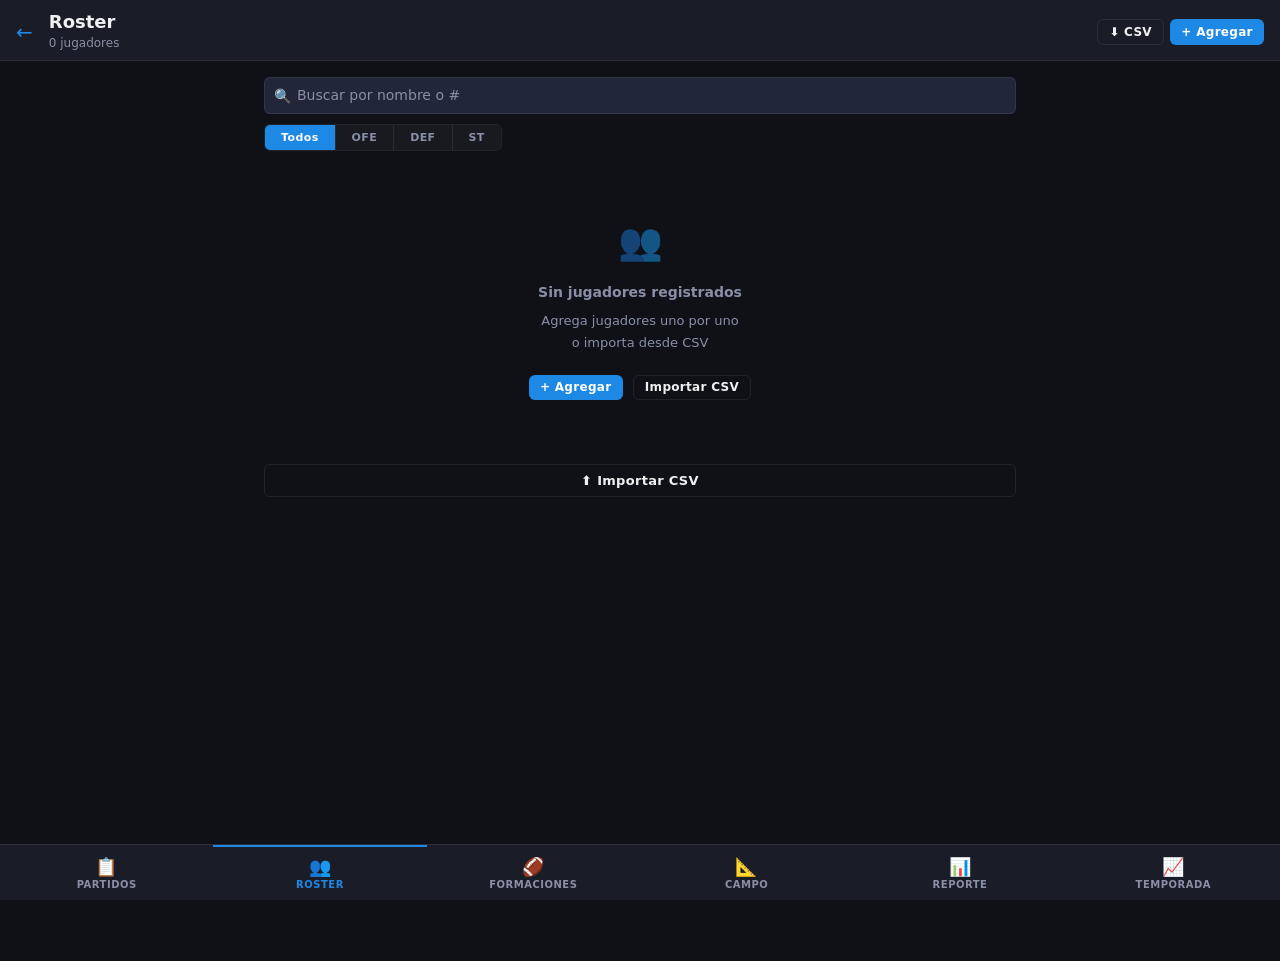
<file: roster.html>
<!DOCTYPE html>
<html lang="es">
<head>
  <meta charset="UTF-8">
  <meta name="viewport" content="width=device-width, initial-scale=1.0, user-scalable=no">
  <title>Roster — Player Participation</title>
  <link rel="stylesheet" href="styles.css">
  <style>
    /* ── PAGE-SPECIFIC STYLES ── */

    /* Header */
    .page-header {
      display: flex;
      align-items: center;
      gap: 8px;
      padding: 12px 16px 8px;
      border-bottom: 1px solid var(--border);
      background: var(--bg-panel);
      position: sticky;
      top: 0;
      z-index: 20;
    }
    .header-back {
      background: none;
      border: none;
      color: var(--accent);
      font-size: 20px;
      line-height: 1;
      padding: 4px 8px 4px 0;
      cursor: pointer;
      flex-shrink: 0;
      -webkit-tap-highlight-color: transparent;
    }
    .header-title-wrap {
      flex: 1;
      min-width: 0;
    }
    .header-title {
      font-size: 18px;
      font-weight: 800;
      line-height: 1.1;
    }
    .header-subtitle {
      font-size: 12px;
      color: var(--text-muted);
      margin-top: 2px;
    }
    .header-actions {
      display: flex;
      gap: 6px;
      flex-shrink: 0;
    }

    /* Filter bar */
    .filter-bar {
      padding: 12px 16px 0;
    }
    .search-wrap {
      position: relative;
      margin-bottom: 10px;
    }
    .search-icon {
      position: absolute;
      left: 10px;
      top: 50%;
      transform: translateY(-50%);
      font-size: 14px;
      pointer-events: none;
      color: var(--text-muted);
    }
    .search-wrap input {
      padding-left: 32px;
    }

    /* Unit tabs */
    .unit-tabs {
      display: flex;
      border-radius: var(--radius-sm);
      overflow: hidden;
      border: 1px solid var(--border);
      width: fit-content;
      margin-bottom: 12px;
    }
    .unit-tab {
      padding: 6px 16px;
      font-size: 11px;
      font-weight: 700;
      letter-spacing: 0.4px;
      border: none;
      background: rgba(255, 255, 255, 0.04);
      color: var(--text-muted);
      cursor: pointer;
      transition: background 0.15s, color 0.15s;
      -webkit-tap-highlight-color: transparent;
    }
    .unit-tab + .unit-tab {
      border-left: 1px solid var(--border);
    }
    .unit-tab.active     { background: var(--accent);  color: #fff; }
    .unit-tab.active-def { background: var(--danger);  color: #fff; }
    .unit-tab.active-st  { background: var(--success); color: #fff; }

    /* Roster wrap */
    .roster-wrap {
      padding: 0 16px 16px;
    }

    /* Table column widths */
    .col-num     { width: 44px; font-weight: 800; }
    .col-pos     { width: 72px; color: var(--text-muted); font-size: 12px; }
    .col-unit    { width: 72px; }
    .col-actions { width: 76px; text-align: right; white-space: nowrap; }

    /* Sortable header */
    .th-sort {
      cursor: pointer;
      user-select: none;
      -webkit-user-select: none;
    }
    .th-sort:hover { color: var(--text-primary); }
    .sort-arrow { margin-left: 3px; opacity: 0.55; }

    /* No results */
    .no-results {
      text-align: center;
      color: var(--text-muted);
      padding: 2.5rem 1rem;
      font-size: 13px;
    }

    /* Import panel */
    .import-section {
      padding: 0 16px 80px;
    }
    .import-toggle-btn {
      width: 100%;
      justify-content: center;
      margin-bottom: 8px;
    }
    .import-box {
      background: var(--bg-card);
      border: 1px solid var(--border);
      border-radius: var(--radius-md);
      padding: 1.25rem;
    }
    .import-box.hidden { display: none; }
    .import-title {
      font-size: 15px;
      font-weight: 700;
      margin-bottom: 1rem;
    }
    .import-format {
      background: var(--bg-panel);
      border-radius: var(--radius-sm);
      padding: 10px 12px;
      font-size: 12px;
      font-family: 'SF Mono', 'Fira Code', monospace;
      color: var(--text-muted);
      margin-bottom: 1rem;
      border: 1px solid var(--border);
      line-height: 1.8;
    }
    .import-divider {
      text-align: center;
      font-size: 11px;
      color: var(--text-muted);
      margin: 12px 0;
      position: relative;
    }
    .import-divider::before,
    .import-divider::after {
      content: '';
      position: absolute;
      top: 50%;
      width: 38%;
      height: 1px;
      background: var(--border);
    }
    .import-divider::before { left: 0; }
    .import-divider::after  { right: 0; }
    .import-preview {
      background: rgba(30, 136, 229, 0.1);
      border: 1px solid rgba(30, 136, 229, 0.3);
      border-radius: var(--radius-sm);
      padding: 8px 12px;
      font-size: 13px;
      color: var(--accent);
      margin-top: 10px;
    }
    .import-preview.hidden { display: none; }
    .import-mode-wrap {
      display: flex;
      gap: 8px;
      margin-top: 10px;
    }
    .import-mode-wrap.hidden { display: none; }
    .import-mode-btn {
      flex: 1;
      padding: 8px 10px;
      border: 1px solid var(--border);
      border-radius: var(--radius-sm);
      background: rgba(255, 255, 255, 0.04);
      color: var(--text-muted);
      font-size: 12px;
      font-weight: 700;
      cursor: pointer;
      text-align: center;
      transition: background 0.15s, border-color 0.15s, color 0.15s;
      -webkit-tap-highlight-color: transparent;
    }
    .import-mode-btn.active {
      background: var(--accent);
      border-color: var(--accent);
      color: #fff;
    }

    /* File input */
    input[type="file"].file-btn {
      background: var(--bg-card);
      border: 1px solid var(--border);
      border-radius: var(--radius-sm);
      padding: 8px 12px;
      font-size: 13px;
      color: var(--text-primary);
      cursor: pointer;
      width: 100%;
    }
    input[type="file"].file-btn::-webkit-file-upload-button {
      background: var(--accent);
      color: #fff;
      border: none;
      border-radius: 4px;
      padding: 4px 10px;
      font-size: 12px;
      font-weight: 700;
      cursor: pointer;
      margin-right: 10px;
    }

    /* Modal unit toggle */
    .unit-toggle {
      display: flex;
      gap: 8px;
    }
    .unit-toggle-btn {
      flex: 1;
      padding: 9px 6px;
      border-radius: var(--radius-sm);
      border: 1px solid var(--border);
      background: rgba(255, 255, 255, 0.04);
      color: var(--text-muted);
      font-size: 13px;
      font-weight: 700;
      cursor: pointer;
      text-align: center;
      transition: background 0.15s, border-color 0.15s, color 0.15s;
      -webkit-tap-highlight-color: transparent;
    }
    .unit-toggle-btn[data-unit="OFE"].active {
      background: #1a3a5c;
      border-color: #64b5f6;
      color: #64b5f6;
    }
    .unit-toggle-btn[data-unit="DEF"].active {
      background: #3a1a1a;
      border-color: #ef9a9a;
      color: #ef9a9a;
    }
    .unit-toggle-btn[data-unit="ST"].active {
      background: #1a3a1a;
      border-color: #a5d6a7;
      color: #a5d6a7;
    }

    /* Duplicate warning */
    .duplicate-warn {
      background: rgba(251, 140, 0, 0.1);
      border: 1px solid rgba(251, 140, 0, 0.3);
      border-radius: var(--radius-sm);
      padding: 7px 10px;
      font-size: 12px;
      color: var(--warn);
      margin-top: 6px;
    }
    .duplicate-warn.hidden { display: none; }

    /* iPad / tablet */
    @media (min-width: 768px) {
      .filter-bar,
      .roster-wrap,
      .import-section {
        max-width: 800px;
        margin-left: auto;
        margin-right: auto;
        padding-left: 24px;
        padding-right: 24px;
      }
      .filter-bar   { padding-top: 16px; }
      .import-section { padding-bottom: 80px; }
      .col-pos { width: 90px; }
      .col-unit { width: 90px; }
    }
  </style>
</head>
<body>

  <!-- ══════════════════════════════════
       HEADER
  ══════════════════════════════════ -->
  <header class="page-header">
    <button class="header-back" onclick="location.href='index.html'" aria-label="Volver">←</button>
    <div class="header-title-wrap">
      <div class="header-title">Roster</div>
      <div class="header-subtitle" id="counter">0 jugadores</div>
    </div>
    <div class="header-actions">
      <button class="btn btn-ghost btn-sm" onclick="exportCSV()" title="Exportar CSV">⬇ CSV</button>
      <button class="btn btn-primary btn-sm" onclick="openAddModal()">+ Agregar</button>
    </div>
  </header>

  <!-- ══════════════════════════════════
       MAIN
  ══════════════════════════════════ -->
  <main class="page-content">

    <!-- ── Filters ── -->
    <div class="filter-bar">
      <div class="search-wrap">
        <span class="search-icon">🔍</span>
        <input type="search" id="search-input" placeholder="Buscar por nombre o #"
               oninput="onSearch(this.value)">
      </div>
      <div class="unit-tabs">
        <button class="unit-tab active" data-unit="all" onclick="setUnitFilter('all')">Todos</button>
        <button class="unit-tab"        data-unit="OFE" onclick="setUnitFilter('OFE')">OFE</button>
        <button class="unit-tab"        data-unit="DEF" onclick="setUnitFilter('DEF')">DEF</button>
        <button class="unit-tab"        data-unit="ST"  onclick="setUnitFilter('ST')">ST</button>
      </div>
    </div>

    <!-- ── Table ── -->
    <div class="roster-wrap">
      <div id="roster-content"></div>
    </div>

    <!-- ── Import section ── -->
    <div class="import-section">
      <button class="btn btn-ghost import-toggle-btn" id="import-toggle-btn"
              onclick="toggleImportPanel()">⬆ Importar CSV</button>

      <div class="import-box hidden" id="import-box">
        <div class="import-title">Importar roster desde CSV</div>

        <div class="import-format">
          <span style="color:var(--text-primary);font-weight:700"># Formato esperado:</span><br>
          #, Nombre, Posición, Unidad<br>
          7, Carlos Ramos, QB, OFE<br>
          55, Luis Torres, C, OFE
        </div>

        <div class="form-group">
          <label class="form-label">Seleccionar archivo CSV</label>
          <input type="file" class="file-btn" id="csv-file-input" accept=".csv,text/csv"
                 onchange="onCSVFileChange(event)">
        </div>

        <div class="import-divider">— o pega el texto aquí —</div>

        <div class="form-group">
          <textarea id="csv-paste" rows="5"
                    placeholder="#,Nombre,Posición,Unidad&#10;7,Carlos Ramos,QB,OFE&#10;55,Luis Torres,C,OFE"
                    oninput="onCSVPaste(this.value)"></textarea>
        </div>

        <div class="import-preview hidden" id="import-preview"></div>

        <div class="import-mode-wrap hidden" id="import-mode-wrap">
          <button class="import-mode-btn active" id="mode-add"
                  onclick="setImportMode('add')">➕ Agregar al roster</button>
          <button class="import-mode-btn" id="mode-replace"
                  onclick="setImportMode('replace')">🔄 Reemplazar roster</button>
        </div>

        <div class="modal-actions">
          <button class="btn btn-ghost btn-sm" onclick="closeImportPanel()">Cancelar</button>
          <button class="btn btn-primary btn-sm" id="btn-import" onclick="doImport()" disabled>
            Importar
          </button>
        </div>
      </div>
    </div>

  </main>

  <!-- ══════════════════════════════════
       NAV BAR
  ══════════════════════════════════ -->
  <nav class="nav-bar">
    <button class="nav-tab" onclick="location.href='index.html'">
      <span class="nav-icon">📋</span>PARTIDOS
    </button>
    <button class="nav-tab active" onclick="location.href='roster.html'">
      <span class="nav-icon">👥</span>ROSTER
    </button>
    <button class="nav-tab" onclick="location.href='formations.html'">
      <span class="nav-icon">🏈</span>FORMACIONES
    </button>
    <button class="nav-tab" onclick="goCampo()">
      <span class="nav-icon">📐</span>CAMPO
    </button>
    <button class="nav-tab" onclick="goReport()">
      <span class="nav-icon">📊</span>REPORTE
    </button>
    <button class="nav-tab" onclick="location.href='season.html'">
      <span class="nav-icon">📈</span>TEMPORADA
    </button>
  </nav>

  <!-- ══════════════════════════════════
       MODAL — AGREGAR / EDITAR JUGADOR
  ══════════════════════════════════ -->
  <div class="modal-overlay hidden" id="modal-player" onclick="modalBgClick(event)">
    <div class="modal-box">

      <button class="modal-close" onclick="closePlayerModal()" aria-label="Cerrar">✕</button>
      <div class="modal-title" id="modal-player-title">Agregar jugador</div>

      <!-- Jersey number -->
      <div class="form-group">
        <label class="form-label" for="f-number">Número de jersey *</label>
        <input type="number" id="f-number" min="1" max="99" placeholder="Ej: 7"
               oninput="checkDuplicate()"
               onkeydown="if(event.key==='Enter')savePlayerForm()">
        <div class="duplicate-warn hidden" id="duplicate-warn">
          ⚠️ Ya existe un jugador con este número
        </div>
      </div>

      <!-- Full name -->
      <div class="form-group">
        <label class="form-label" for="f-name">Nombre completo *</label>
        <input type="text" id="f-name" placeholder="Ej: Carlos Ramos"
               onkeydown="if(event.key==='Enter')savePlayerForm()">
      </div>

      <!-- Position -->
      <div class="form-group">
        <label class="form-label" for="f-position">Posición *</label>
        <select id="f-position" onchange="onPositionChange()">
          <option value="">— Seleccionar —</option>
          <optgroup label="── Ofensiva ──">
            <option>QB</option>
            <option>OL-LT</option>
            <option>OL-LG</option>
            <option>C</option>
            <option>OL-RG</option>
            <option>OL-RT</option>
            <option>WR</option>
            <option>SLOT</option>
            <option>TE</option>
            <option>RB</option>
            <option>FB</option>
            <option>H-Back</option>
          </optgroup>
          <optgroup label="── Defensiva ──">
            <option>DE</option>
            <option>DT</option>
            <option>NT</option>
            <option>MLB</option>
            <option>WILL</option>
            <option>SAM</option>
            <option>CB</option>
            <option>FS</option>
            <option>SS</option>
            <option>NB</option>
          </optgroup>
          <optgroup label="── Equipos Especiales ──">
            <option>K</option>
            <option>P</option>
            <option>LS</option>
            <option>KR</option>
            <option>PR</option>
          </optgroup>
        </select>
      </div>

      <!-- Unit toggle -->
      <div class="form-group">
        <label class="form-label">Unidad *</label>
        <div class="unit-toggle">
          <button class="unit-toggle-btn" data-unit="OFE" onclick="selectModalUnit('OFE')">OFE</button>
          <button class="unit-toggle-btn" data-unit="DEF" onclick="selectModalUnit('DEF')">DEF</button>
          <button class="unit-toggle-btn" data-unit="ST"  onclick="selectModalUnit('ST')">ST</button>
        </div>
      </div>

      <div class="modal-actions">
        <button class="btn btn-ghost"   onclick="closePlayerModal()">Cancelar</button>
        <button class="btn btn-primary" onclick="savePlayerForm()">Guardar</button>
      </div>

    </div>
  </div>

  <!-- ══════════════════════════════════
       TOAST
  ══════════════════════════════════ -->
  <div class="toast" id="toast"></div>

  <!-- ══════════════════════════════════
       SCRIPTS
  ══════════════════════════════════ -->
  <script src="app.js"></script>
  <script>
  'use strict';

  /* ─── State ─── */
  let allPlayers      = [];
  let filteredPlayers = [];
  let activeUnit      = 'all';
  let searchQuery     = '';
  let editingPlayerId = null;
  let selectedUnit    = null;
  let sortAsc         = true;
  let importPlayers   = [];
  let importMode      = 'add';

  /* ─── Position → unit map ─── */
  const POS_UNIT_MAP = {
    'QB': 'OFE', 'OL-LT': 'OFE', 'OL-LG': 'OFE', 'C': 'OFE',
    'OL-RG': 'OFE', 'OL-RT': 'OFE', 'WR': 'OFE', 'SLOT': 'OFE',
    'TE': 'OFE', 'RB': 'OFE', 'FB': 'OFE', 'H-Back': 'OFE',
    'DE': 'DEF', 'DT': 'DEF', 'NT': 'DEF', 'MLB': 'DEF',
    'WILL': 'DEF', 'SAM': 'DEF', 'CB': 'DEF', 'FS': 'DEF', 'SS': 'DEF', 'NB': 'DEF',
    'K': 'ST', 'P': 'ST', 'LS': 'ST', 'KR': 'ST', 'PR': 'ST',
  };

  /* ─────────────────────────────────────────────
     INIT
  ───────────────────────────────────────────── */
  document.addEventListener('DOMContentLoaded', () => {
    allPlayers = getRoster();
    applyFilters();
    updateCounter();
  });

  /* ─────────────────────────────────────────────
     FILTERING
  ───────────────────────────────────────────── */
  function setUnitFilter(unit) {
    activeUnit = unit;
    document.querySelectorAll('.unit-tab').forEach(btn => {
      const u = btn.dataset.unit;
      btn.classList.remove('active', 'active-def', 'active-st');
      if (u === unit) {
        if (u === 'DEF')      btn.classList.add('active-def');
        else if (u === 'ST')  btn.classList.add('active-st');
        else                  btn.classList.add('active');
      }
    });
    applyFilters();
  }

  function onSearch(val) {
    searchQuery = val;
    applyFilters();
  }

  function applyFilters() {
    filteredPlayers = allPlayers
      .filter(p => activeUnit === 'all' || p.unit === activeUnit)
      .filter(p => {
        const q = searchQuery.trim().toLowerCase();
        if (!q) return true;
        return p.name.toLowerCase().includes(q) || String(p.number).includes(q);
      })
      .slice()
      .sort((a, b) => {
        const na = Number(a.number) || 0;
        const nb = Number(b.number) || 0;
        return sortAsc ? na - nb : nb - na;
      });
    renderTable();
  }

  /* ─────────────────────────────────────────────
     RENDER
  ───────────────────────────────────────────── */
  function renderTable() {
    const container = document.getElementById('roster-content');

    /* Empty roster state */
    if (!allPlayers.length) {
      container.innerHTML = `
        <div class="empty-state">
          <div class="empty-icon">👥</div>
          <div><strong>Sin jugadores registrados</strong></div>
          <div style="margin-top:6px;font-size:13px">
            Agrega jugadores uno por uno<br>o importa desde CSV
          </div>
          <div style="display:flex;gap:10px;justify-content:center;margin-top:1.25rem;flex-wrap:wrap">
            <button class="btn btn-primary btn-sm" onclick="openAddModal()">+ Agregar</button>
            <button class="btn btn-ghost btn-sm"   onclick="openImportFromEmpty()">Importar CSV</button>
          </div>
        </div>`;
      return;
    }

    /* No search/filter results */
    if (!filteredPlayers.length) {
      container.innerHTML = `<div class="no-results">Sin jugadores que coincidan</div>`;
      return;
    }

    /* Build table rows */
    const rows = filteredPlayers.map(p => {
      const badgeCls = p.unit === 'OFE' ? 'badge-ofe'
                     : p.unit === 'DEF' ? 'badge-def'
                     : 'badge-st';
      return `
        <tr>
          <td class="col-num">${esc(String(p.number))}</td>
          <td>${esc(p.name)}</td>
          <td class="col-pos">${esc(p.position || '—')}</td>
          <td class="col-unit"><span class="badge ${badgeCls}">${esc(p.unit)}</span></td>
          <td class="col-actions">
            <button class="btn btn-ghost btn-sm btn-icon"
                    onclick="openEditModal('${p.id}')" title="Editar"
                    style="width:30px;height:30px;font-size:13px">✏</button>
            <button class="btn btn-ghost btn-sm btn-icon"
                    onclick="confirmDelete('${p.id}')" title="Eliminar"
                    style="width:30px;height:30px;font-size:13px;margin-left:4px">🗑</button>
          </td>
        </tr>`;
    }).join('');

    const arrow = `<span class="sort-arrow">${sortAsc ? '▲' : '▼'}</span>`;

    container.innerHTML = `
      <div class="table-wrap">
        <table>
          <thead>
            <tr>
              <th class="col-num th-sort" onclick="toggleSort()">#${arrow}</th>
              <th>Nombre</th>
              <th class="col-pos">Posición</th>
              <th class="col-unit">Unidad</th>
              <th class="col-actions"></th>
            </tr>
          </thead>
          <tbody>${rows}</tbody>
        </table>
      </div>`;
  }

  function toggleSort() {
    sortAsc = !sortAsc;
    applyFilters();
  }

  function updateCounter() {
    const n = allPlayers.length;
    document.getElementById('counter').textContent =
      n === 1 ? '1 jugador' : `${n} jugadores`;
  }

  /* ─────────────────────────────────────────────
     MODAL — OPEN / CLOSE
  ───────────────────────────────────────────── */
  function openAddModal() {
    editingPlayerId = null;
    document.getElementById('modal-player-title').textContent = 'Agregar jugador';
    document.getElementById('f-number').value   = '';
    document.getElementById('f-name').value     = '';
    document.getElementById('f-position').value = '';
    document.getElementById('duplicate-warn').classList.add('hidden');
    setModalUnit(null);
    document.getElementById('modal-player').classList.remove('hidden');
    setTimeout(() => document.getElementById('f-number').focus(), 80);
  }

  function openEditModal(id) {
    const player = allPlayers.find(p => p.id === id);
    if (!player) return;
    editingPlayerId = id;
    document.getElementById('modal-player-title').textContent = 'Editar jugador';
    document.getElementById('f-number').value   = player.number;
    document.getElementById('f-name').value     = player.name;
    document.getElementById('f-position').value = player.position || '';
    document.getElementById('duplicate-warn').classList.add('hidden');
    setModalUnit(player.unit);
    document.getElementById('modal-player').classList.remove('hidden');
    setTimeout(() => document.getElementById('f-name').focus(), 80);
  }

  function closePlayerModal() {
    document.getElementById('modal-player').classList.add('hidden');
    editingPlayerId = null;
    selectedUnit    = null;
  }

  function modalBgClick(e) {
    if (e.target === document.getElementById('modal-player')) closePlayerModal();
  }

  /* ─────────────────────────────────────────────
     MODAL — UNIT SELECTION
  ───────────────────────────────────────────── */
  function selectModalUnit(unit) {
    setModalUnit(unit);
  }

  function setModalUnit(unit) {
    selectedUnit = unit;
    document.querySelectorAll('.unit-toggle-btn').forEach(btn => {
      btn.classList.toggle('active', btn.dataset.unit === unit);
    });
  }

  function onPositionChange() {
    const pos = document.getElementById('f-position').value;
    if (pos && POS_UNIT_MAP[pos]) {
      setModalUnit(POS_UNIT_MAP[pos]);
    }
  }

  /* ─────────────────────────────────────────────
     MODAL — DUPLICATE CHECK
  ───────────────────────────────────────────── */
  function checkDuplicate() {
    const num  = document.getElementById('f-number').value.trim();
    const warn = document.getElementById('duplicate-warn');
    if (!num) { warn.classList.add('hidden'); return; }
    const exists = allPlayers.some(
      p => String(p.number) === num && p.id !== editingPlayerId
    );
    warn.classList.toggle('hidden', !exists);
  }

  /* ─────────────────────────────────────────────
     CRUD
  ───────────────────────────────────────────── */
  function savePlayerForm() {
    const numRaw = document.getElementById('f-number').value.trim();
    const name   = document.getElementById('f-name').value.trim();
    const pos    = document.getElementById('f-position').value;

    if (!numRaw) {
      showToast('Ingresa el número de jersey');
      document.getElementById('f-number').focus();
      return;
    }
    const num = Number(numRaw);
    if (!Number.isInteger(num) || num < 1 || num > 99) {
      showToast('El número debe ser entre 1 y 99');
      document.getElementById('f-number').focus();
      return;
    }
    if (!name || name.length < 2) {
      showToast('El nombre debe tener al menos 2 caracteres');
      document.getElementById('f-name').focus();
      return;
    }
    if (!pos) {
      showToast('Selecciona una posición');
      document.getElementById('f-position').focus();
      return;
    }
    if (!selectedUnit) {
      showToast('Selecciona una unidad');
      return;
    }

    savePlayer({
      id:       editingPlayerId || generateId(),
      number:   num,
      name,
      position: pos,
      unit:     selectedUnit,
    });

    allPlayers = getRoster();
    applyFilters();
    updateCounter();
    closePlayerModal();
    showToast(editingPlayerId ? 'Jugador actualizado ✓' : 'Jugador agregado ✓');
  }

  function confirmDelete(id) {
    const player = allPlayers.find(p => p.id === id);
    if (!player) return;
    if (!confirm(`¿Eliminar a ${player.name} (#${player.number})?`)) return;
    deletePlayer(id);
    allPlayers = getRoster();
    applyFilters();
    updateCounter();
    showToast('Jugador eliminado');
  }

  /* ─────────────────────────────────────────────
     EXPORT CSV
  ───────────────────────────────────────────── */
  function exportCSV() {
    if (!allPlayers.length) { showToast('Sin jugadores para exportar'); return; }
    const sorted = allPlayers.slice().sort((a, b) => Number(a.number) - Number(b.number));
    const rows   = sorted.map(p =>
      `${p.number},${csvEsc(p.name)},${csvEsc(p.position || '')},${p.unit}`
    );
    const content = '#,Nombre,Posición,Unidad\n' + rows.join('\n');
    const blob    = new Blob([content], { type: 'text/csv;charset=utf-8;' });
    const url     = URL.createObjectURL(blob);
    const a       = document.createElement('a');
    a.href        = url;
    a.download    = 'roster_PP.csv';
    document.body.appendChild(a);
    a.click();
    document.body.removeChild(a);
    URL.revokeObjectURL(url);
    showToast('CSV descargado ✓');
  }

  function csvEsc(s) {
    const str = String(s);
    return (str.includes(',') || str.includes('"') || str.includes('\n'))
      ? `"${str.replace(/"/g, '""')}"` : str;
  }

  /* ─────────────────────────────────────────────
     IMPORT PANEL
  ───────────────────────────────────────────── */
  function toggleImportPanel() {
    const box = document.getElementById('import-box');
    if (box.classList.contains('hidden')) {
      box.classList.remove('hidden');
      document.getElementById('import-toggle-btn').textContent = '✕ Cerrar importación';
    } else {
      closeImportPanel();
    }
  }

  function closeImportPanel() {
    document.getElementById('import-box').classList.add('hidden');
    document.getElementById('import-toggle-btn').textContent = '⬆ Importar CSV';
    document.getElementById('csv-paste').value      = '';
    document.getElementById('csv-file-input').value = '';
    document.getElementById('import-preview').classList.add('hidden');
    document.getElementById('import-mode-wrap').classList.add('hidden');
    document.getElementById('btn-import').disabled = true;
    importPlayers = [];
  }

  function openImportFromEmpty() {
    const box = document.getElementById('import-box');
    box.classList.remove('hidden');
    document.getElementById('import-toggle-btn').textContent = '✕ Cerrar importación';
    box.scrollIntoView({ behavior: 'smooth', block: 'start' });
  }

  function onCSVFileChange(e) {
    const file = e.target.files?.[0];
    if (!file) return;
    const reader = new FileReader();
    reader.onload = ev => {
      let text = ev.target.result;
      if (text.charCodeAt(0) === 0xFEFF) text = text.slice(1); // strip BOM
      document.getElementById('csv-paste').value = text;
      processImportText(text);
    };
    reader.readAsText(file, 'UTF-8');
    e.target.value = '';
  }

  function onCSVPaste(text) {
    processImportText(text);
  }

  function processImportText(text) {
    try {
      importPlayers = parseRosterCSV(text);
    } catch {
      importPlayers = [];
    }

    const preview  = document.getElementById('import-preview');
    const modeWrap = document.getElementById('import-mode-wrap');
    const btnImport = document.getElementById('btn-import');

    if (!importPlayers.length) {
      preview.classList.add('hidden');
      modeWrap.classList.add('hidden');
      btnImport.disabled = true;
      return;
    }

    const n = importPlayers.length;
    preview.textContent = `Se importarán ${n} jugador${n !== 1 ? 'es' : ''}`;
    preview.classList.remove('hidden');
    modeWrap.classList.remove('hidden');
    btnImport.disabled = false;
  }

  function setImportMode(mode) {
    importMode = mode;
    document.getElementById('mode-add').classList.toggle('active',     mode === 'add');
    document.getElementById('mode-replace').classList.toggle('active', mode === 'replace');
  }

  function doImport() {
    if (!importPlayers.length) return;

    if (importMode === 'replace') {
      getRoster().forEach(p => deletePlayer(p.id));
      importPlayers.forEach(p => savePlayer(p));
    } else {
      const existingNums = new Set(getRoster().map(p => String(p.number)));
      importPlayers.forEach(p => {
        if (!existingNums.has(String(p.number))) savePlayer(p);
      });
    }

    allPlayers = getRoster();
    applyFilters();
    updateCounter();
    const n = importPlayers.length;
    closeImportPanel();
    showToast(`${n} jugadores importados ✓`);
  }

  /* ─────────────────────────────────────────────
     NAVIGATION
  ───────────────────────────────────────────── */
  function goCampo() {
    const game = getCurrentGame();
    if (game) {
      location.href = `grade.html?game=${game.id}`;
    } else {
      const games = getGames();
      if (games.length) {
        setCurrentGame(games[0].id);
        location.href = `grade.html?game=${games[0].id}`;
      } else {
        showToast('Crea un partido primero');
      }
    }
  }

  function goReport() {
    const games = getGames();
    if (!games.length) { showToast('Sin partidos para reportar'); return; }
    const last = games.slice().sort((a, b) => (b.date || '').localeCompare(a.date || ''))[0];
    location.href = `report.html?game=${last.id}`;
  }

  /* ─────────────────────────────────────────────
     TOAST
  ───────────────────────────────────────────── */
  let _tt;
  function showToast(msg) {
    const el = document.getElementById('toast');
    el.textContent = msg;
    el.classList.add('show');
    clearTimeout(_tt);
    _tt = setTimeout(() => el.classList.remove('show'), 2500);
  }

  /* ─────────────────────────────────────────────
     HELPERS
  ───────────────────────────────────────────── */
  function esc(s) {
    return String(s)
      .replace(/&/g, '&amp;').replace(/</g, '&lt;')
      .replace(/>/g, '&gt;').replace(/"/g, '&quot;');
  }
  </script>

</body>
</html>
</file>
<file: styles.css>
/* ============================================================
   Player Participation — styles.css
   Global styles, components, and utilities
   ============================================================ */

/* ────────────────────────────────────────────
   CSS VARIABLES
──────────────────────────────────────────── */
:root {
  --bg-app:       #0f1117;
  --bg-panel:     #1a1d27;
  --bg-card:      #22263a;
  --bg-field:     #1e3a1e;
  --accent:       #1e88e5;
  --accent-dark:  #1565c0;
  --success:      #43a047;
  --danger:       #e53935;
  --warn:         #fb8c00;
  --text-primary: #f0f0f0;
  --text-muted:   #8a8fa8;
  --border:       rgba(255, 255, 255, 0.08);
  --radius-sm:    6px;
  --radius-md:    10px;
  --radius-lg:    16px;
}

/* ────────────────────────────────────────────
   RESET & BASE
──────────────────────────────────────────── */
*,
*::before,
*::after {
  box-sizing: border-box;
  margin: 0;
  padding: 0;
}

html {
  height: 100%;
  -webkit-text-size-adjust: 100%;
}

body {
  min-height: 100%;
  min-height: 100dvh;
  background: var(--bg-app);
  color: var(--text-primary);
  font-family: system-ui, -apple-system, 'Segoe UI', Helvetica, Arial, sans-serif;
  font-size: 15px;
  line-height: 1.5;
  overflow-x: hidden;
  -webkit-font-smoothing: antialiased;
  -moz-osx-font-smoothing: grayscale;
}

a {
  color: var(--accent);
  text-decoration: none;
}

img {
  max-width: 100%;
  display: block;
}

button {
  cursor: pointer;
  font-family: inherit;
  -webkit-tap-highlight-color: transparent;
}

/* ────────────────────────────────────────────
   PAGE LAYOUT
──────────────────────────────────────────── */
.page-content {
  padding-bottom: 56px;   /* clear fixed nav bar */
  min-height: 100dvh;
}

/* ────────────────────────────────────────────
   NAV BAR (bottom, fixed)
──────────────────────────────────────────── */
.nav-bar {
  position: fixed;
  bottom: 0;
  left: 0;
  right: 0;
  height: 56px;
  background: var(--bg-panel);
  border-top: 1px solid var(--border);
  display: flex;
  align-items: stretch;
  z-index: 50;
}

.nav-tab {
  flex: 1;
  display: flex;
  flex-direction: column;
  align-items: center;
  justify-content: center;
  gap: 3px;
  background: none;
  border: none;
  border-top: 2px solid transparent;
  color: var(--text-muted);
  font-size: 10px;
  font-weight: 700;
  letter-spacing: 0.5px;
  text-transform: uppercase;
  transition: color 0.15s, border-color 0.15s;
  padding: 0 4px;
  -webkit-tap-highlight-color: transparent;
}

.nav-tab .nav-icon {
  font-size: 18px;
  line-height: 1;
}

.nav-tab.active {
  color: var(--accent);
  border-top-color: var(--accent);
}

/* ────────────────────────────────────────────
   CARDS
──────────────────────────────────────────── */
.card {
  background: var(--bg-card);
  border-radius: var(--radius-md);
  padding: 1rem;
  border: 1px solid var(--border);
}

.card + .card {
  margin-top: 0.75rem;
}

.card-header {
  display: flex;
  align-items: center;
  justify-content: space-between;
  margin-bottom: 0.75rem;
}

.card-title {
  font-size: 15px;
  font-weight: 700;
}

/* ────────────────────────────────────────────
   BUTTONS
──────────────────────────────────────────── */
.btn {
  display: inline-flex;
  align-items: center;
  justify-content: center;
  gap: 6px;
  padding: 0.5rem 1rem;
  border: none;
  border-radius: var(--radius-sm);
  font-size: 13px;
  font-weight: 700;
  letter-spacing: 0.3px;
  white-space: nowrap;
  transition: opacity 0.15s, background 0.15s;
  -webkit-tap-highlight-color: transparent;
  text-decoration: none;
  cursor: pointer;
}

.btn:active {
  opacity: 0.65;
}

.btn:disabled {
  opacity: 0.38;
  cursor: not-allowed;
}

.btn-sm {
  padding: 0.3rem 0.7rem;
  font-size: 12px;
}

.btn-lg {
  padding: 0.7rem 1.4rem;
  font-size: 15px;
}

.btn-icon {
  width: 36px;
  height: 36px;
  padding: 0;
  border-radius: var(--radius-sm);
}

.btn-primary {
  background: var(--accent);
  color: #fff;
}

.btn-primary:hover {
  background: var(--accent-dark);
}

.btn-ghost {
  background: transparent;
  border: 1px solid var(--border);
  color: var(--text-primary);
}

.btn-ghost:hover {
  background: rgba(255, 255, 255, 0.06);
}

.btn-danger {
  background: var(--danger);
  color: #fff;
}

.btn-success {
  background: var(--success);
  color: #fff;
}

.btn-warn {
  background: var(--warn);
  color: #fff;
}

/* ────────────────────────────────────────────
   UNIT BADGES
──────────────────────────────────────────── */
.badge {
  display: inline-flex;
  align-items: center;
  padding: 2px 8px;
  border-radius: 4px;
  font-size: 10px;
  font-weight: 700;
  letter-spacing: 0.5px;
  text-transform: uppercase;
}

.badge-ofe {
  background: #1a3a5c;
  color: #64b5f6;
}

.badge-def {
  background: #3a1a1a;
  color: #ef9a9a;
}

.badge-st {
  background: #1a3a1a;
  color: #a5d6a7;
}

/* ────────────────────────────────────────────
   GRADE BUTTONS  (-2 to +2)
──────────────────────────────────────────── */
.grade-btn {
  width: 36px;
  height: 36px;
  border-radius: 50%;
  border: 2px solid var(--border);
  background: rgba(255, 255, 255, 0.06);
  color: var(--text-primary);
  font-size: 12px;
  font-weight: 800;
  display: flex;
  align-items: center;
  justify-content: center;
  cursor: pointer;
  transition: background 0.15s, border-color 0.15s;
  -webkit-tap-highlight-color: transparent;
}

.grade-btn:active {
  opacity: 0.7;
}

.grade-btn.active-neg {
  background: var(--danger);
  border-color: var(--danger);
  color: #fff;
}

.grade-btn.active-pos {
  background: var(--success);
  border-color: var(--success);
  color: #fff;
}

.grade-btn.active-zero {
  background: var(--text-muted);
  border-color: var(--text-muted);
  color: #fff;
}

.grade-row {
  display: flex;
  align-items: center;
  gap: 6px;
}

.grade-label {
  font-size: 11px;
  color: var(--text-muted);
  min-width: 72px;
  font-weight: 600;
}

/* ────────────────────────────────────────────
   MODAL
──────────────────────────────────────────── */
.modal-overlay {
  position: fixed;
  inset: 0;
  background: rgba(0, 0, 0, 0.7);
  z-index: 100;
  display: flex;
  align-items: center;
  justify-content: center;
  padding: 16px;
  backdrop-filter: blur(2px);
  -webkit-backdrop-filter: blur(2px);
}

.modal-overlay.hidden {
  display: none;
}

.modal-box {
  background: var(--bg-panel);
  border-radius: var(--radius-lg);
  padding: 1.5rem;
  width: 100%;
  max-width: 420px;
  max-height: 88dvh;
  overflow-y: auto;
  border: 1px solid rgba(255, 255, 255, 0.1);
  position: relative;
}

.modal-title {
  font-size: 17px;
  font-weight: 700;
  margin-bottom: 1rem;
}

.modal-close {
  position: absolute;
  top: 1rem;
  right: 1rem;
  background: none;
  border: none;
  color: var(--text-muted);
  font-size: 20px;
  line-height: 1;
  cursor: pointer;
  padding: 2px 6px;
}

.modal-close:hover {
  color: var(--text-primary);
}

.modal-actions {
  display: flex;
  gap: 8px;
  justify-content: flex-end;
  margin-top: 1.25rem;
}

/* ────────────────────────────────────────────
   POSITION CHIP (field overlay)
──────────────────────────────────────────── */
.position-chip {
  position: absolute;
  width: 42px;
  height: 42px;
  border-radius: 50%;
  border: 2px solid rgba(255, 255, 255, 0.85);
  background: rgba(0, 0, 0, 0.75);
  display: flex;
  flex-direction: column;
  align-items: center;
  justify-content: center;
  color: #fff;
  cursor: pointer;
  transform: translate(-50%, -50%);
  transition: background 0.15s, border-color 0.15s, box-shadow 0.15s;
  user-select: none;
  -webkit-user-select: none;
  touch-action: none;
  -webkit-tap-highlight-color: transparent;
  z-index: 10;
  text-align: center;
  line-height: 1.2;
}

.position-chip .chip-label {
  font-size: 9px;
  font-weight: 500;
  text-transform: uppercase;
  letter-spacing: 0.2px;
  color: #ffffff;
  text-shadow: none;
  line-height: 1.1;
  max-width: 38px;
  overflow: hidden;
  white-space: nowrap;
  text-overflow: ellipsis;
}

.position-chip .chip-number {
  font-size: 10px;
  font-weight: 600;
  color: #fff;
  line-height: 1.1;
}

.position-chip .chip-name {
  font-size: 8px;
  font-weight: 400;
  color: rgba(255, 255, 255, 0.9);
  line-height: 1.1;
  max-width: 38px;
  overflow: hidden;
  white-space: nowrap;
  text-overflow: ellipsis;
}

.position-chip.assigned {
  background: var(--accent);
  border-color: var(--accent);
}

.position-chip.selected {
  border: 3px solid #ffffff;
  box-shadow: 0 0 0 3px rgba(255, 255, 255, 0.4);
}

.position-chip.dimmed {
  opacity: 0.25;
  pointer-events: none;
}

.position-chip.drag-mode,
.position-chip.move-mode {
  cursor: grab;
  border-style: dashed;
}

.position-chip.drag-mode:active,
.position-chip.move-mode:active {
  cursor: grabbing;
}

/* Delete/unassign indicators */
.chip-x {
  position: absolute;
  top: -4px;
  right: -4px;
  width: 16px;
  height: 16px;
  border-radius: 50%;
  background: var(--danger);
  color: #fff;
  font-size: 9px;
  font-weight: 700;
  display: none;
  align-items: center;
  justify-content: center;
  z-index: 12;
  border: 1.5px solid var(--bg-app);
  cursor: pointer;
}

.position-chip.assigned:not(.dimmed):not(.drag-mode) .chip-x {
  display: flex;
}

/* ────────────────────────────────────────────
   INPUTS & SELECTS
──────────────────────────────────────────── */
input[type="text"],
input[type="number"],
input[type="date"],
input[type="search"],
input[type="email"],
select,
textarea {
  width: 100%;
  background: var(--bg-card);
  border: 1px solid var(--border);
  border-radius: var(--radius-sm);
  padding: 0.5rem 0.75rem;
  color: var(--text-primary);
  font-family: inherit;
  font-size: 14px;
  line-height: 1.4;
  -webkit-appearance: none;
  appearance: none;
  transition: border-color 0.15s;
}

input:focus,
select:focus,
textarea:focus {
  outline: none;
  border-color: var(--accent);
}

input::placeholder,
textarea::placeholder {
  color: var(--text-muted);
}

textarea {
  resize: vertical;
  min-height: 80px;
}

.form-group {
  display: flex;
  flex-direction: column;
  gap: 5px;
}

.form-group + .form-group {
  margin-top: 0.75rem;
}

.form-label {
  font-size: 11px;
  font-weight: 700;
  text-transform: uppercase;
  letter-spacing: 0.5px;
  color: var(--text-muted);
}

/* ────────────────────────────────────────────
   TABLE
──────────────────────────────────────────── */
.table-wrap {
  overflow-x: auto;
  -webkit-overflow-scrolling: touch;
}

table {
  width: 100%;
  border-collapse: collapse;
  font-size: 13px;
}

th {
  background: rgba(255, 255, 255, 0.04);
  padding: 8px 10px;
  text-align: left;
  font-size: 10px;
  text-transform: uppercase;
  letter-spacing: 0.5px;
  color: var(--text-muted);
  font-weight: 700;
  border-bottom: 1px solid var(--border);
  white-space: nowrap;
  position: sticky;
  top: 0;
  z-index: 2;
}

td {
  padding: 9px 10px;
  border-bottom: 1px solid var(--border);
  vertical-align: middle;
}

tr:last-child td {
  border-bottom: none;
}

tr:hover td {
  background: rgba(255, 255, 255, 0.025);
}

/* ────────────────────────────────────────────
   FIELD CONTAINER
──────────────────────────────────────────── */
.field-wrap {
  position: relative;
  width: 100%;
  aspect-ratio: 16 / 9;
  overflow: hidden;
  border-radius: var(--radius-md);
  border: 2px solid rgba(255, 255, 255, 0.1);
  background-color: var(--bg-field);
  background-image: url('35_NCAA_Field_Player_Participation.png');
  background-size: cover;
  background-position: center;
}

.field-wrap::before {
  content: '';
  position: absolute;
  inset: 0;
  background: rgba(0, 0, 0, 0.15);
  z-index: 1;
  pointer-events: none;
}

.field-midline {
  position: absolute;
  top: 50%;
  left: 0;
  right: 0;
  height: 1px;
  background: rgba(255, 255, 255, 0.3);
  z-index: 2;
  pointer-events: none;
}

.field-zone-label {
  position: absolute;
  left: 50%;
  transform: translateX(-50%);
  font-size: 10px;
  font-weight: 800;
  letter-spacing: 3px;
  text-transform: uppercase;
  color: rgba(255, 255, 255, 0.2);
  z-index: 2;
  pointer-events: none;
  white-space: nowrap;
}

.field-zone-label.offense { bottom: 5px; }
.field-zone-label.defense { top: 5px; }

/* ────────────────────────────────────────────
   TOAST / SNACKBAR
──────────────────────────────────────────── */
.toast {
  position: fixed;
  bottom: 68px;
  left: 50%;
  transform: translateX(-50%) translateY(8px);
  background: #1e2438;
  color: #fff;
  padding: 9px 18px;
  border-radius: 20px;
  font-size: 13px;
  z-index: 300;
  opacity: 0;
  transition: opacity 0.25s, transform 0.25s;
  pointer-events: none;
  white-space: nowrap;
  border: 1px solid rgba(255, 255, 255, 0.12);
}

.toast.show {
  opacity: 1;
  transform: translateX(-50%) translateY(0);
}

/* ────────────────────────────────────────────
   EMPTY STATE
──────────────────────────────────────────── */
.empty-state {
  text-align: center;
  color: var(--text-muted);
  padding: 3rem 1.5rem;
  font-size: 14px;
  line-height: 1.7;
}

.empty-state .empty-icon {
  font-size: 36px;
  margin-bottom: 0.5rem;
  opacity: 0.5;
}

/* ────────────────────────────────────────────
   SECTION HEADER
──────────────────────────────────────────── */
.section-header {
  display: flex;
  align-items: center;
  justify-content: space-between;
  padding: 14px 16px 10px;
  gap: 10px;
  flex-wrap: wrap;
}

.section-title {
  font-size: 19px;
  font-weight: 700;
}

/* ────────────────────────────────────────────
   TABS (inline, not nav)
──────────────────────────────────────────── */
.tab-strip {
  display: flex;
  border-radius: var(--radius-sm);
  overflow: hidden;
  border: 1px solid var(--border);
  flex-shrink: 0;
}

.tab-btn {
  flex: 1;
  padding: 6px 12px;
  font-size: 11px;
  font-weight: 700;
  letter-spacing: 0.4px;
  border: none;
  background: rgba(255, 255, 255, 0.04);
  color: var(--text-muted);
  cursor: pointer;
  transition: background 0.15s, color 0.15s;
  -webkit-tap-highlight-color: transparent;
}

.tab-btn.active {
  background: var(--accent);
  color: #fff;
}

.tab-btn.active-def {
  background: var(--danger);
  color: #fff;
}

/* ────────────────────────────────────────────
   PLAY ROW (jugada)
──────────────────────────────────────────── */
.play-row {
  display: flex;
  align-items: center;
  gap: 10px;
  padding: 10px 12px;
  background: var(--bg-card);
  border-radius: var(--radius-sm);
  border: 1px solid var(--border);
  cursor: pointer;
  transition: border-color 0.15s;
  -webkit-tap-highlight-color: transparent;
}

.play-row:hover,
.play-row:active {
  border-color: var(--accent);
}

.play-row.active {
  border-color: var(--accent);
  background: rgba(30, 136, 229, 0.1);
}

.play-row.graded {
  border-left: 3px solid var(--success);
}

.play-number {
  min-width: 28px;
  height: 28px;
  border-radius: 50%;
  background: rgba(255, 255, 255, 0.08);
  display: flex;
  align-items: center;
  justify-content: center;
  font-size: 11px;
  font-weight: 800;
  color: var(--text-muted);
  flex-shrink: 0;
}

.play-info {
  flex: 1;
  min-width: 0;
}

.play-name {
  font-size: 13px;
  font-weight: 600;
  white-space: nowrap;
  overflow: hidden;
  text-overflow: ellipsis;
}

.play-meta {
  font-size: 11px;
  color: var(--text-muted);
  white-space: nowrap;
  overflow: hidden;
  text-overflow: ellipsis;
}

/* ────────────────────────────────────────────
   SCROLLBAR
──────────────────────────────────────────── */
::-webkit-scrollbar {
  width: 4px;
  height: 4px;
}

::-webkit-scrollbar-track {
  background: transparent;
}

::-webkit-scrollbar-thumb {
  background: rgba(255, 255, 255, 0.12);
  border-radius: 4px;
}

/* ────────────────────────────────────────────
   UTILITIES
──────────────────────────────────────────── */
.text-muted   { color: var(--text-muted); }
.text-success { color: var(--success); }
.text-danger  { color: var(--danger); }
.text-warn    { color: var(--warn); }
.text-accent  { color: var(--accent); }

.font-bold  { font-weight: 700; }
.font-sm    { font-size: 12px; }
.font-xs    { font-size: 11px; }

.flex       { display: flex; }
.flex-col   { flex-direction: column; }
.flex-wrap  { flex-wrap: wrap; }
.items-center  { align-items: center; }
.items-start   { align-items: flex-start; }
.justify-between { justify-content: space-between; }
.justify-end     { justify-content: flex-end; }
.justify-center  { justify-content: center; }

.gap-1  { gap: 0.5rem; }
.gap-2  { gap: 1rem; }
.gap-05 { gap: 0.25rem; }

.w-full   { width: 100%; }
.h-full   { height: 100%; }

.mt-1  { margin-top: 0.5rem; }
.mt-2  { margin-top: 1rem; }
.mt-3  { margin-top: 1.5rem; }
.mb-1  { margin-bottom: 0.5rem; }
.mb-2  { margin-bottom: 1rem; }
.ml-auto { margin-left: auto; }

.p-1  { padding: 0.5rem; }
.p-2  { padding: 1rem; }
.px-1 { padding-left: 0.5rem; padding-right: 0.5rem; }
.px-2 { padding-left: 1rem;   padding-right: 1rem; }
.py-1 { padding-top: 0.5rem;  padding-bottom: 0.5rem; }

.rounded    { border-radius: var(--radius-sm); }
.rounded-md { border-radius: var(--radius-md); }
.rounded-lg { border-radius: var(--radius-lg); }

.border      { border: 1px solid var(--border); }
.border-top  { border-top: 1px solid var(--border); }

.overflow-hidden  { overflow: hidden; }
.overflow-y-auto  { overflow-y: auto; }
.overflow-x-auto  { overflow-x: auto; }

.truncate {
  overflow: hidden;
  white-space: nowrap;
  text-overflow: ellipsis;
}

.hidden { display: none !important; }

/* ────────────────────────────────────────────
   TWO-PANEL LAYOUT (iPad landscape)
──────────────────────────────────────────── */
@media (min-width: 768px) {
  .two-panel {
    display: grid;
    grid-template-columns: 60% 40%;
    height: 100dvh;
    overflow: hidden;
  }

  .two-panel > * {
    overflow-y: auto;
    overflow-x: hidden;
  }

  /* On wider screens, side panels can be scrollable */
  .panel-main {
    border-right: 1px solid var(--border);
  }

  .panel-side {
    background: var(--bg-panel);
  }
}

@media (min-width: 1024px) {
  .two-panel {
    grid-template-columns: 65% 35%;
  }
}
</file>
